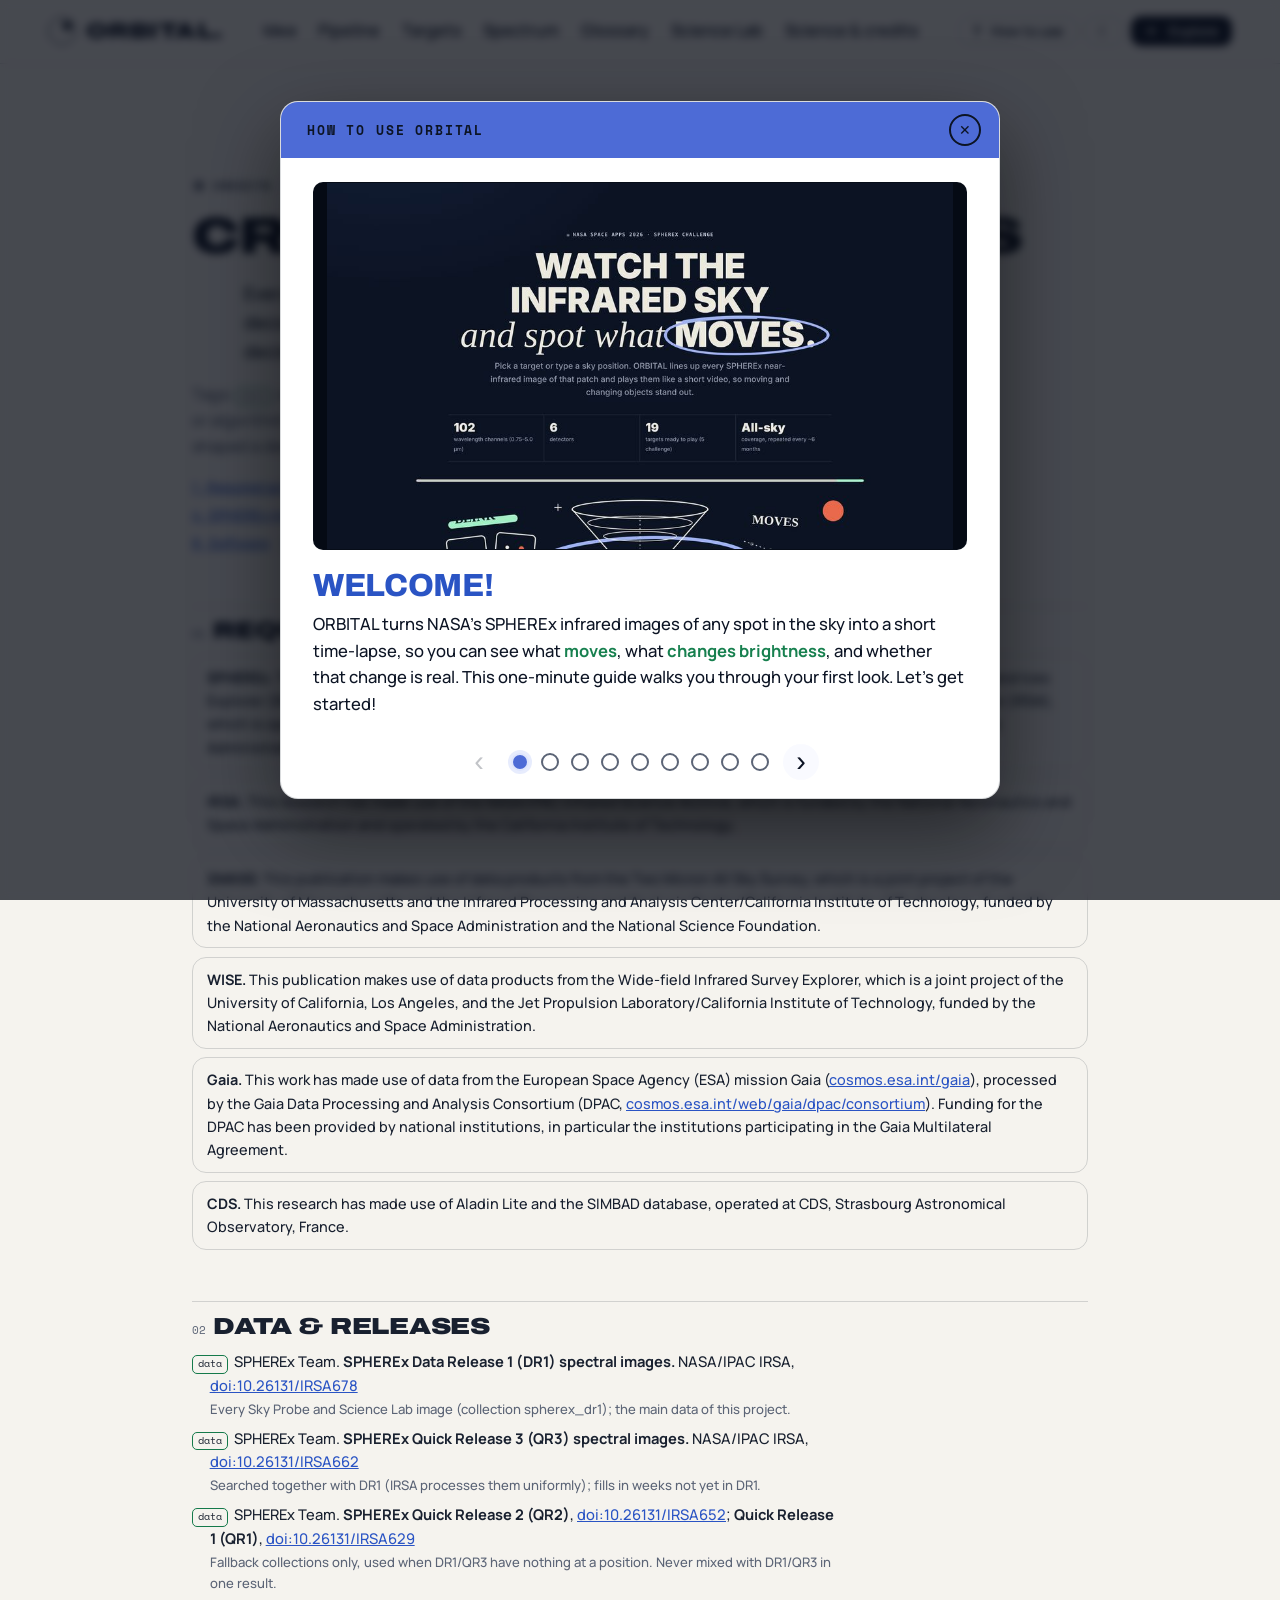
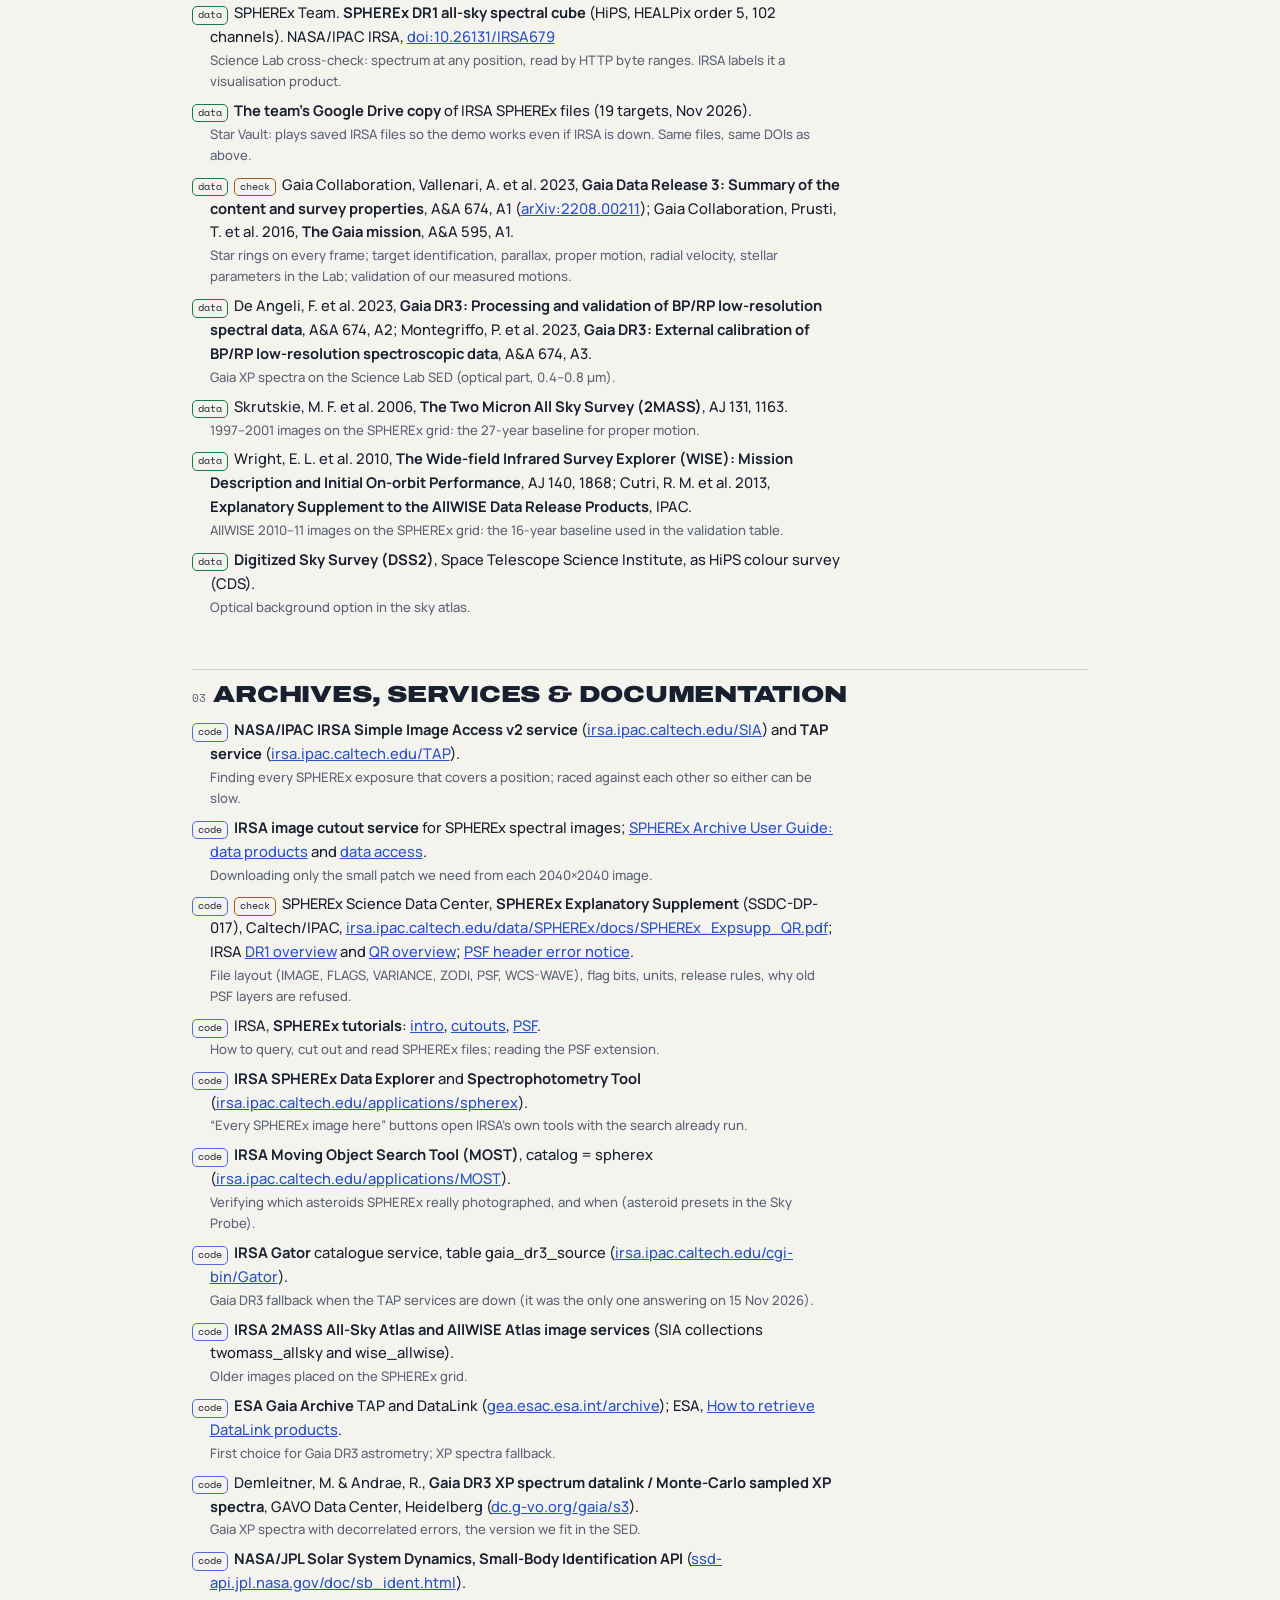
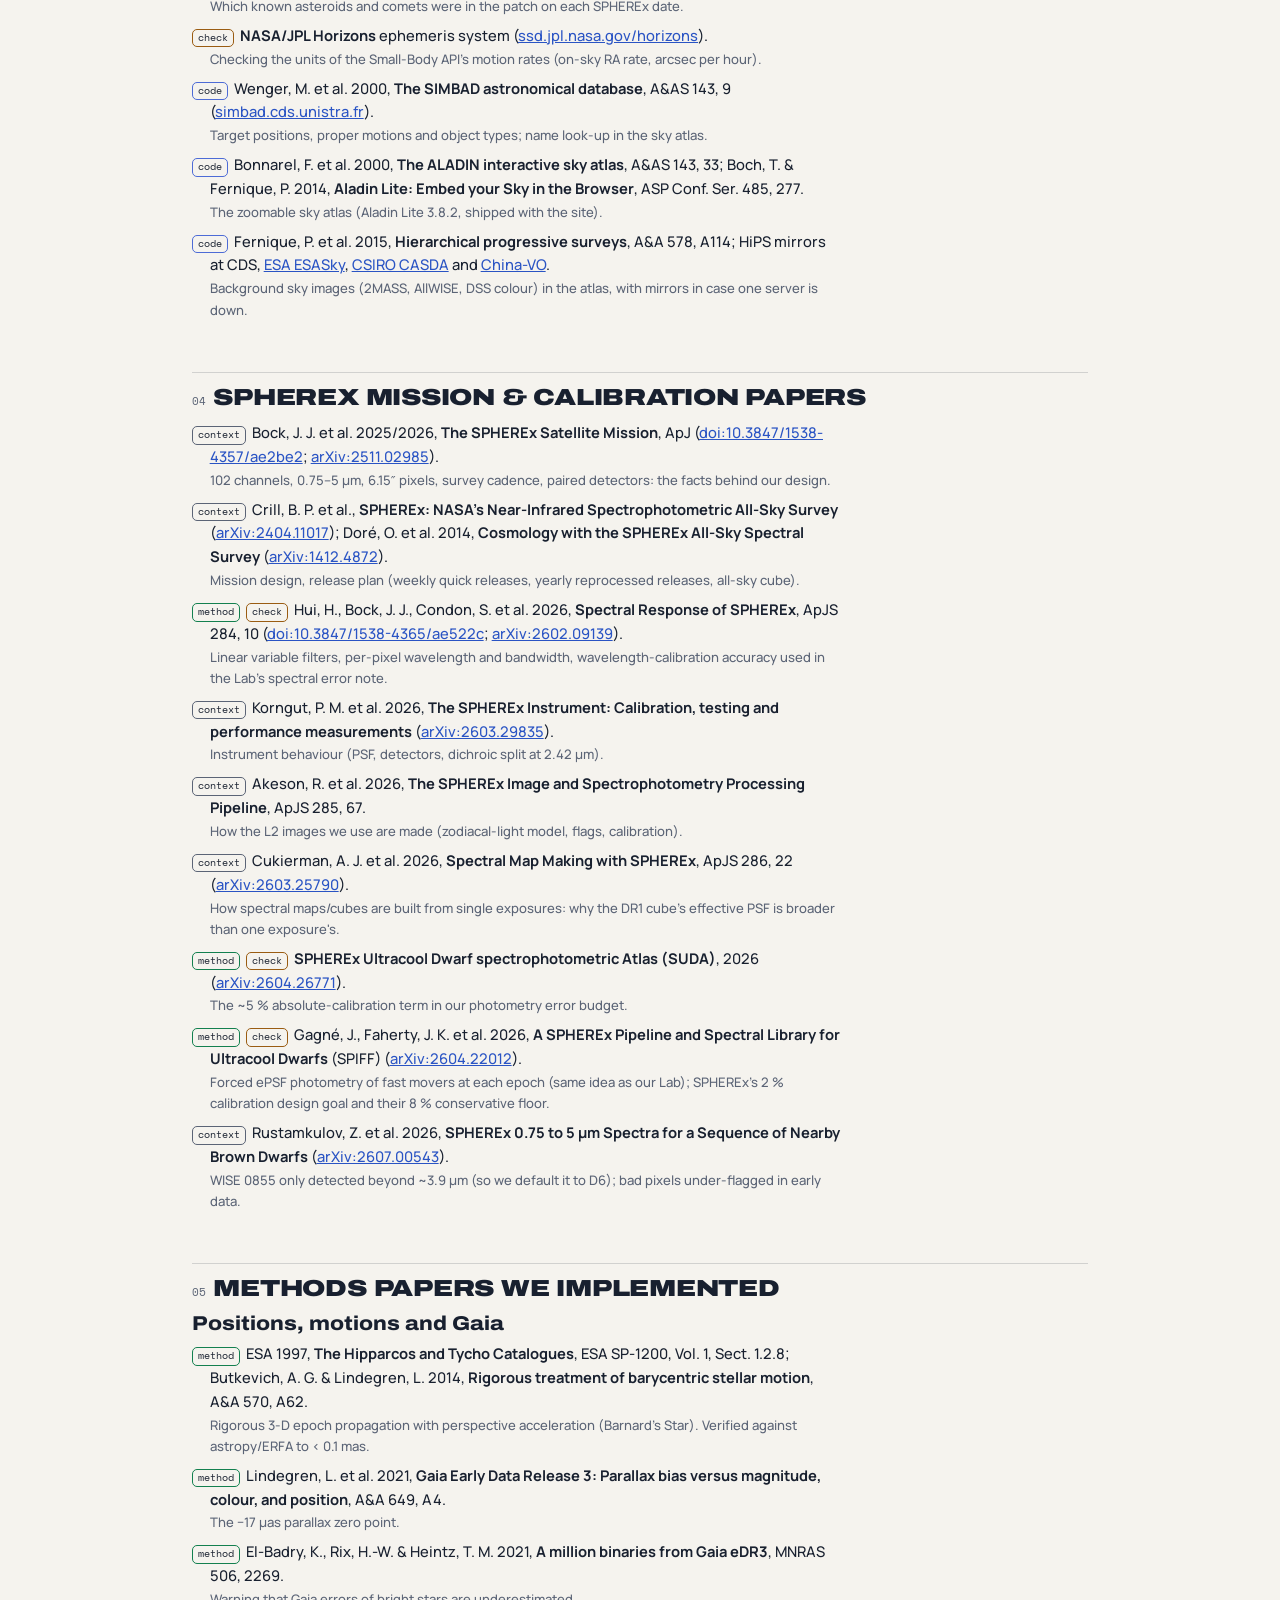
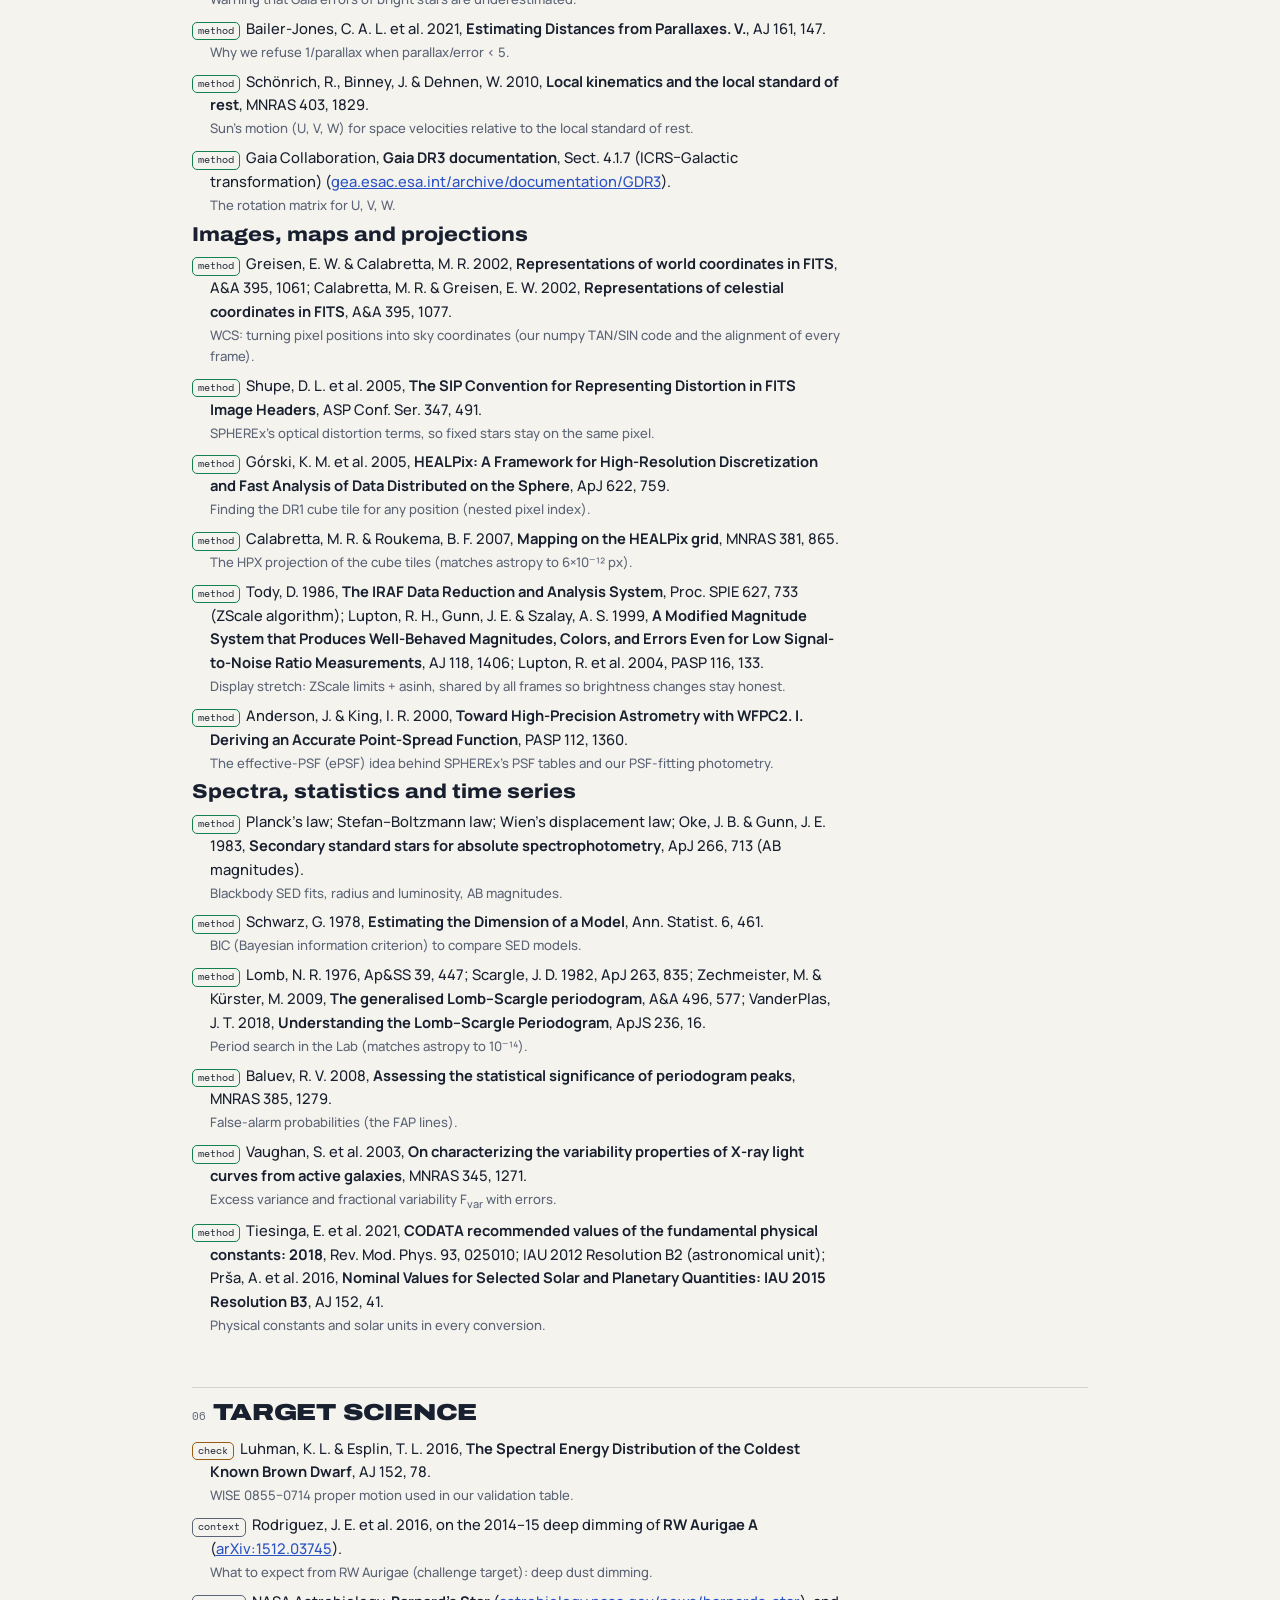
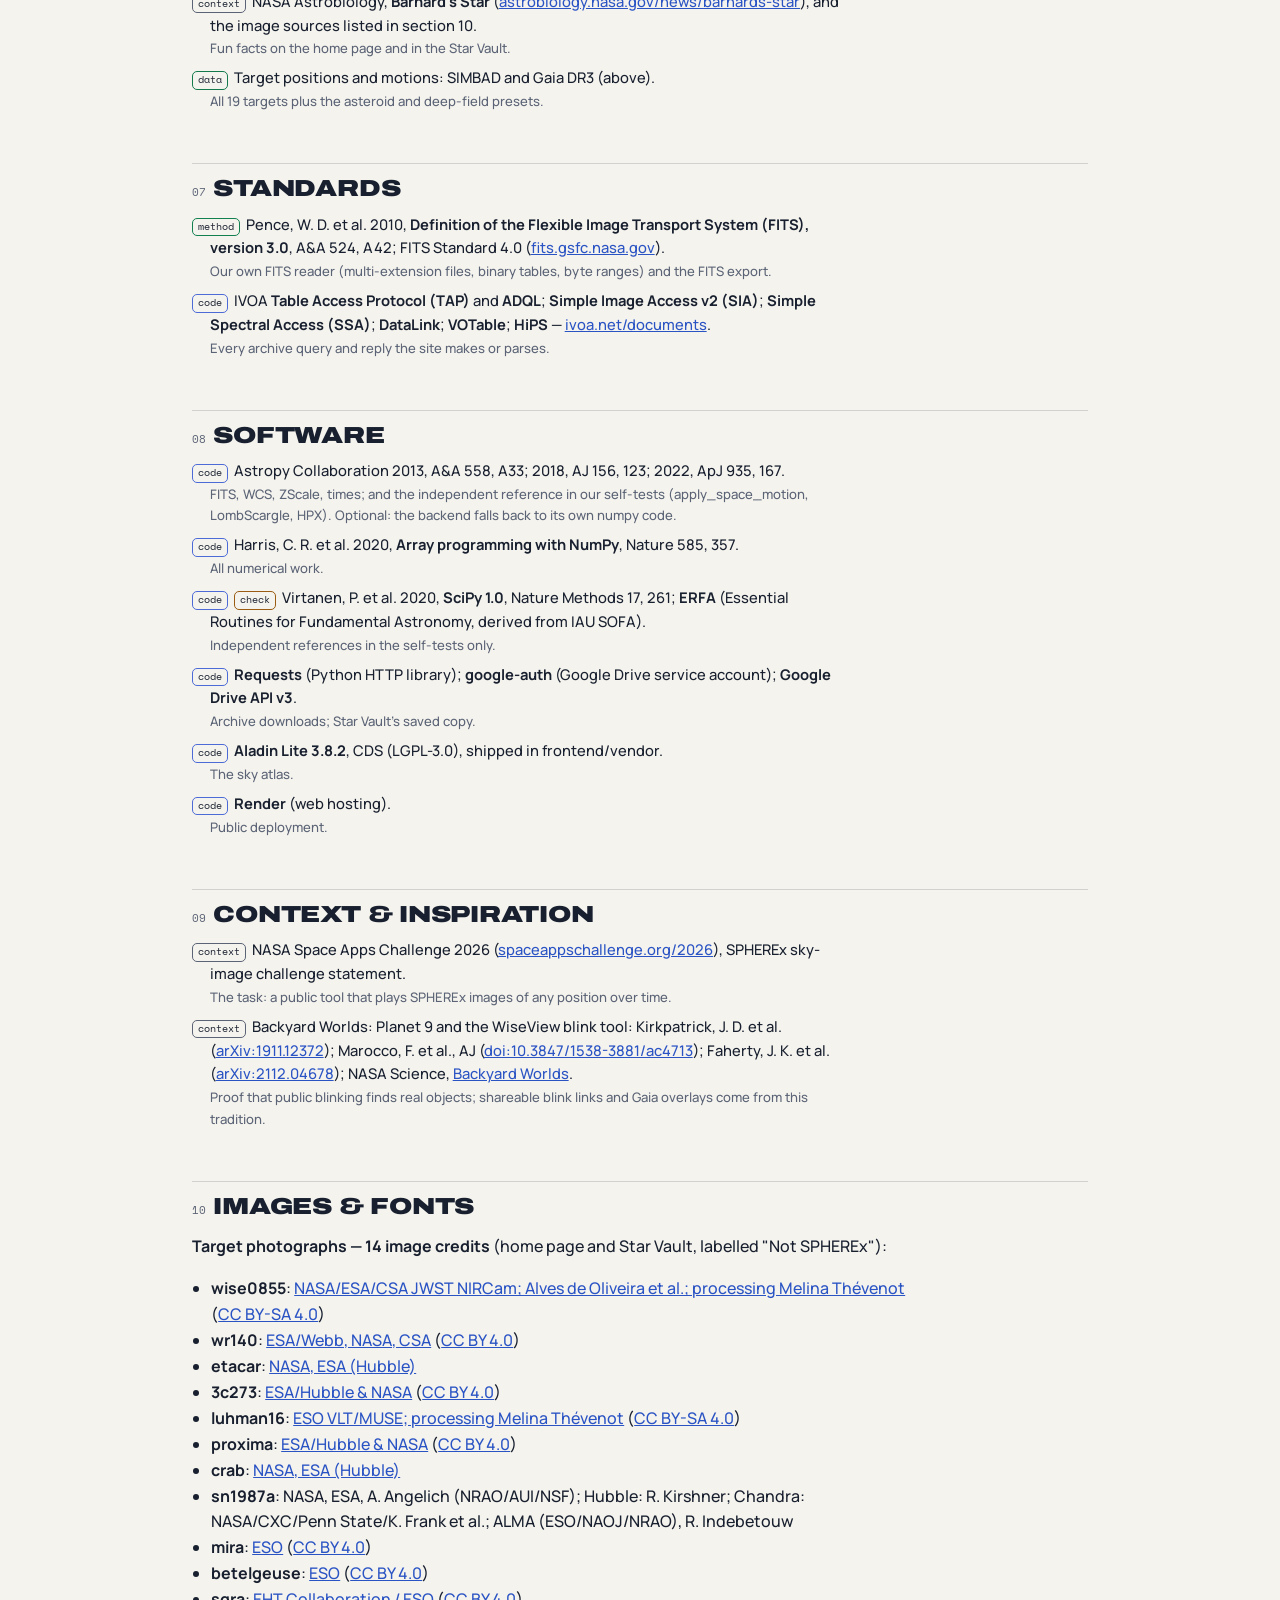
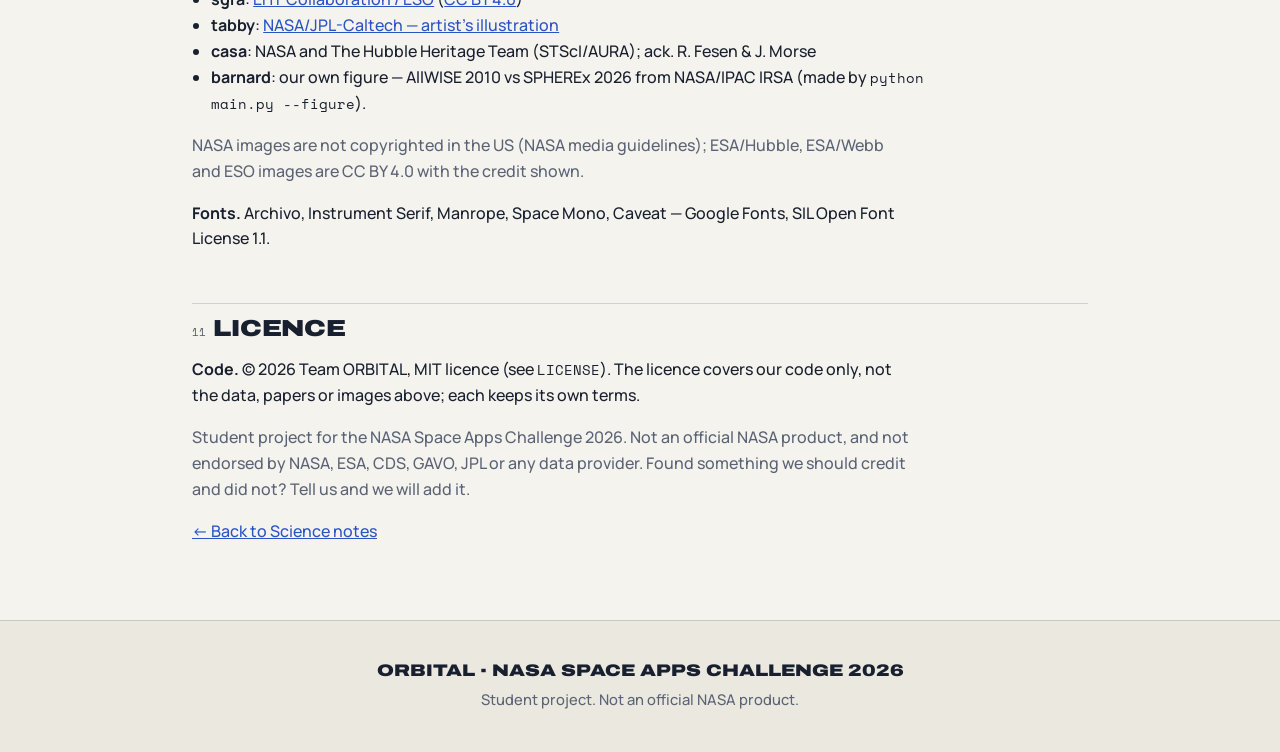
<file: batch-1/frontend/credits.html>
<!DOCTYPE html>
<html lang="en">
<head>
<meta charset="utf-8">
<meta name="viewport" content="width=device-width,initial-scale=1">
<meta name="theme-color" content="#f5f3ee">
<script>(function(){var t="light";try{if(localStorage.getItem("orbital.theme")==="dark")t="dark"}catch(e){}document.documentElement.dataset.theme=t})()</script>
<title>Credits &amp; references • ORBITAL</title>
<meta name="description" content="Every dataset, archive service, research paper, standard, software library and image ORBITAL uses, with links and what each was used for.">
<link rel="icon" href="data:,">
<link rel="preconnect" href="https://fonts.googleapis.com">
<link rel="preconnect" href="https://fonts.gstatic.com" crossorigin>
<link href="https://fonts.googleapis.com/css2?family=Archivo:wdth,wght@62..125,400..900&family=Instrument+Serif:ital@0;1&family=Manrope:wght@400..800&family=Space+Mono:wght@400;700&display=swap" rel="stylesheet">
<link rel="stylesheet" href="css/style.css">
<link rel="stylesheet" href="css/calm.css">
<link rel="stylesheet" href="css/theme.css">
<style>
  .sci { max-width: 940px; margin: 0 auto; padding: 110px 22px 60px; line-height: 1.62; }
  .sci h1 { font-family: var(--f-display); font-size: clamp(2rem, 5vw, 3.2rem); line-height: 1.05; margin: .2em 0 .3em; }
  .sci h2 { font-family: var(--f-display); font-size: 1.45rem; margin: 2.2em 0 .5em; padding-top: .6em; border-top: 1px solid var(--line); }
  .sci h2 small { font-family: var(--f-mono); font-size: .7rem; color: var(--muted); margin-right: .7em; font-weight: 400; }
  .sci p, .sci li { color: var(--ink); max-width: 72ch; }
  .sci .muted { color: var(--muted); }
  .sci .lead { font-size: 1.12rem; }
  .sci .tldr { border: 1px solid var(--line); border-radius: 18px; padding: 16px 20px; background: rgba(201,212,251,.05); }
  .sci .tldr b { color: var(--hi); }
  .sci table { width: 100%; border-collapse: collapse; font-size: .86rem; margin: .8em 0; }
  .sci th, .sci td { padding: 6px 8px; border-bottom: 1px solid var(--line); text-align: left; vertical-align: top; }
  .sci th { font-family: var(--f-mono); font-size: .72rem; color: var(--muted); font-weight: 400; }
  .sci td.num { font-family: var(--f-mono); white-space: nowrap; }
  .sci .ok { color: var(--ok); } .sci .warn { color: var(--warn); } .sci .na { color: var(--muted); }
  .sci .tag { font-family: var(--f-mono); font-size: .68rem; padding: 1px 6px; border-radius: 6px; border: 1px solid var(--line); color: var(--ink); background: transparent; }
  .sci .wide { overflow-x: auto; }
  .sci code { font-family: var(--f-mono); font-size: .85em; }
  .sci .toc { display: flex; flex-wrap: wrap; gap: 6px 14px; font-size: .86rem; }
  .sci .toc a, .sci a { color: var(--lav); }
  html[data-theme="light"] .sci a { color: #2a54c4; }
  html[data-theme="light"] .sci .tldr b { color: #17804f; }
  html[data-theme="light"] .sci .tldr { background: #fff; }
  .sci .fig { margin: 1em 0; }
  .sci .fig img { width: 100%; max-width: 640px; border-radius: 12px; display: block; }
  .sci .fig figcaption { font-size: .82rem; color: var(--muted); margin-top: .4em; }
  .sci .ref { margin: .45em 0; padding-left: 1.2em; text-indent: -1.2em; font-size: .92rem; }
  .sci .ref .use { display: block; text-indent: 0; color: var(--muted); font-size: .82rem; margin-top: 1px; }
  .sci .ack { border: 1px solid var(--line); border-radius: 14px; padding: 10px 14px; margin: .6em 0; font-size: .9rem; }
  .sci .k { font-family: var(--f-mono); font-size: .64rem; padding: 0 5px; border-radius: 5px; border: 1px solid var(--line); margin-right: 6px; text-indent: 0; display: inline-block; }
  .sci .k.data { border-color: var(--ok); } .sci .k.code { border-color: var(--lav-2); } .sci .k.method { border-color: var(--hi); }
  .sci .k.check { border-color: var(--warn); } .sci .k.context { border-color: var(--muted); }
</style>
<link rel="stylesheet" href="css/tutorial.css">
</head>
<body data-page="credits">
<header class="nav" id="nav">
  <a class="brand" href="index.html" aria-label="Home"><span data-k="brand"></span>.</a>
  <nav class="links" id="nav-links"></nav>
  <div class="nav-right">
  </div>
</header>

<main class="sci">
  <div class="eyebrow">Credits · data · papers · standards · software · images</div>
  <h1>Credits &amp; references</h1>
  <p class="lead">Everything ORBITAL stands on. Each entry says what we used it for. Nothing here is decoration: every item below is
    read by our code, checked our numbers, or shaped a decision.</p>
  <p class="muted">Tags: <span class="k data">data</span>we download or display it ·
    <span class="k code">code</span>a service or library our code calls ·
    <span class="k method">method</span>a formula or algorithm we implemented ·
    <span class="k check">check</span>we tested our results against it ·
    <span class="k context">context</span>background that shaped a design choice.
    <a href="science.html">← Back to Science notes</a></p>
  <p class="toc"><a href="#ack">1 · Required acknowledgements</a><a href="#data">2 · Data &amp; releases</a>
    <a href="#services">3 · Archives &amp; services</a><a href="#mission">4 · SPHEREx mission &amp; calibration papers</a>
    <a href="#methods">5 · Methods papers</a><a href="#targets">6 · Target science</a><a href="#standards">7 · Standards</a>
    <a href="#software">8 · Software</a><a href="#context">9 · Context &amp; inspiration</a><a href="#images">10 · Images &amp; fonts</a>
    <a href="#licence">11 · Licence</a></p>
  <h2 id="ack"><small>01</small>Required acknowledgements</h2>
  <div class="ack"><b>SPHEREx.</b> This work uses data from the Spectro-Photometer for the History of the Universe, Epoch of Reionization
    and Ices Explorer (SPHEREx), a NASA mission managed by JPL/Caltech, obtained from the NASA/IPAC Infrared Science Archive (IRSA), which is
    operated by the California Institute of Technology under contract with the National Aeronautics and Space Administration.</div>
  <div class="ack"><b>IRSA.</b> This research has made use of the NASA/IPAC Infrared Science Archive, which is funded by the National
    Aeronautics and Space Administration and operated by the California Institute of Technology.</div>
  <div class="ack"><b>2MASS.</b> This publication makes use of data products from the Two Micron All Sky Survey, which is a joint project of
    the University of Massachusetts and the Infrared Processing and Analysis Center/California Institute of Technology, funded by the National
    Aeronautics and Space Administration and the National Science Foundation.</div>
  <div class="ack"><b>WISE.</b> This publication makes use of data products from the Wide-field Infrared Survey Explorer, which is a joint
    project of the University of California, Los Angeles, and the Jet Propulsion Laboratory/California Institute of Technology, funded by the
    National Aeronautics and Space Administration.</div>
  <div class="ack"><b>Gaia.</b> This work has made use of data from the European Space Agency (ESA) mission Gaia
    (<a href="https://www.cosmos.esa.int/gaia" target="_blank" rel="noopener">cosmos.esa.int/gaia</a>), processed by the Gaia Data Processing and Analysis Consortium (DPAC,
    <a href="https://www.cosmos.esa.int/web/gaia/dpac/consortium" target="_blank" rel="noopener">cosmos.esa.int/web/gaia/dpac/consortium</a>). Funding for the DPAC has been provided by
    national institutions, in particular the institutions participating in the Gaia Multilateral Agreement.</div>
  <div class="ack"><b>CDS.</b> This research has made use of Aladin Lite and the SIMBAD database, operated at CDS, Strasbourg Astronomical
    Observatory, France.</div>
  <h2 id="data"><small>02</small>Data &amp; releases</h2>
  <p class="ref"><span class="k data">data</span>SPHEREx Team. <b>SPHEREx Data Release 1 (DR1) spectral images.</b> NASA/IPAC IRSA, <a href="https://doi.org/10.26131/IRSA678" target="_blank" rel="noopener">doi:10.26131/IRSA678</a><span class="use">Every Sky Probe and Science Lab image (collection spherex_dr1); the main data of this project.</span></p>
  <p class="ref"><span class="k data">data</span>SPHEREx Team. <b>SPHEREx Quick Release 3 (QR3) spectral images.</b> NASA/IPAC IRSA, <a href="https://doi.org/10.26131/IRSA662" target="_blank" rel="noopener">doi:10.26131/IRSA662</a><span class="use">Searched together with DR1 (IRSA processes them uniformly); fills in weeks not yet in DR1.</span></p>
  <p class="ref"><span class="k data">data</span>SPHEREx Team. <b>SPHEREx Quick Release 2 (QR2)</b>, <a href="https://doi.org/10.26131/IRSA652" target="_blank" rel="noopener">doi:10.26131/IRSA652</a>; <b>Quick Release 1 (QR1)</b>, <a href="https://doi.org/10.26131/IRSA629" target="_blank" rel="noopener">doi:10.26131/IRSA629</a><span class="use">Fallback collections only, used when DR1/QR3 have nothing at a position. Never mixed with DR1/QR3 in one result.</span></p>
  <p class="ref"><span class="k data">data</span>SPHEREx Team. <b>SPHEREx DR1 all-sky spectral cube</b> (HiPS, HEALPix order 5, 102 channels). NASA/IPAC IRSA, <a href="https://doi.org/10.26131/IRSA679" target="_blank" rel="noopener">doi:10.26131/IRSA679</a><span class="use">Science Lab cross-check: spectrum at any position, read by HTTP byte ranges. IRSA labels it a visualisation product.</span></p>
  <p class="ref"><span class="k data">data</span><b>The team's Google Drive copy</b> of IRSA SPHEREx files (19 targets, Nov 2026).<span class="use">Star Vault: plays saved IRSA files so the demo works even if IRSA is down. Same files, same DOIs as above.</span></p>
  <p class="ref"><span class="k data">data</span><span class="k check">check</span>Gaia Collaboration, Vallenari, A. et al. 2023, <b>Gaia Data Release 3: Summary of the content and survey properties</b>, A&amp;A 674, A1 (<a href="https://arxiv.org/abs/2208.00211" target="_blank" rel="noopener">arXiv:2208.00211</a>); Gaia Collaboration, Prusti, T. et al. 2016, <b>The Gaia mission</b>, A&amp;A 595, A1.<span class="use">Star rings on every frame; target identification, parallax, proper motion, radial velocity, stellar parameters in the Lab; validation of our measured motions.</span></p>
  <p class="ref"><span class="k data">data</span>De Angeli, F. et al. 2023, <b>Gaia DR3: Processing and validation of BP/RP low-resolution spectral data</b>, A&amp;A 674, A2; Montegriffo, P. et al. 2023, <b>Gaia DR3: External calibration of BP/RP low-resolution spectroscopic data</b>, A&amp;A 674, A3.<span class="use">Gaia XP spectra on the Science Lab SED (optical part, 0.4–0.8 µm).</span></p>
  <p class="ref"><span class="k data">data</span>Skrutskie, M. F. et al. 2006, <b>The Two Micron All Sky Survey (2MASS)</b>, AJ 131, 1163.<span class="use">1997–2001 images on the SPHEREx grid: the 27-year baseline for proper motion.</span></p>
  <p class="ref"><span class="k data">data</span>Wright, E. L. et al. 2010, <b>The Wide-field Infrared Survey Explorer (WISE): Mission Description and Initial On-orbit Performance</b>, AJ 140, 1868; Cutri, R. M. et al. 2013, <b>Explanatory Supplement to the AllWISE Data Release Products</b>, IPAC.<span class="use">AllWISE 2010–11 images on the SPHEREx grid: the 16-year baseline used in the validation table.</span></p>
  <p class="ref"><span class="k data">data</span><b>Digitized Sky Survey (DSS2)</b>, Space Telescope Science Institute, as HiPS colour survey (CDS).<span class="use">Optical background option in the sky atlas.</span></p>
  <h2 id="services"><small>03</small>Archives, services &amp; documentation</h2>
  <p class="ref"><span class="k code">code</span><b>NASA/IPAC IRSA Simple Image Access v2 service</b> (<a href="https://irsa.ipac.caltech.edu/SIA" target="_blank" rel="noopener">irsa.ipac.caltech.edu/SIA</a>) and <b>TAP service</b> (<a href="https://irsa.ipac.caltech.edu/TAP" target="_blank" rel="noopener">irsa.ipac.caltech.edu/TAP</a>).<span class="use">Finding every SPHEREx exposure that covers a position; raced against each other so either can be slow.</span></p>
  <p class="ref"><span class="k code">code</span><b>IRSA image cutout service</b> for SPHEREx spectral images; <a href="https://caltech-ipac.github.io/spherex-archive-documentation/spherex-data-products" target="_blank" rel="noopener">SPHEREx Archive User Guide: data products</a> and <a href="https://caltech-ipac.github.io/spherex-archive-documentation/spherex-data-access" target="_blank" rel="noopener">data access</a>.<span class="use">Downloading only the small patch we need from each 2040×2040 image.</span></p>
  <p class="ref"><span class="k code">code</span><span class="k check">check</span>SPHEREx Science Data Center, <b>SPHEREx Explanatory Supplement</b> (SSDC-DP-017), Caltech/IPAC, <a href="https://irsa.ipac.caltech.edu/data/SPHEREx/docs/SPHEREx_Expsupp_QR.pdf" target="_blank" rel="noopener">irsa.ipac.caltech.edu/data/SPHEREx/docs/SPHEREx_Expsupp_QR.pdf</a>; IRSA <a href="https://irsa.ipac.caltech.edu/data/SPHEREx/docs/overview_dr1.html" target="_blank" rel="noopener">DR1 overview</a> and <a href="https://irsa.ipac.caltech.edu/data/SPHEREx/docs/overview_qr.html" target="_blank" rel="noopener">QR overview</a>; <a href="https://irsa.ipac.caltech.edu/data/SPHEREx/docs/psfhdrerr.html" target="_blank" rel="noopener">PSF header error notice</a>.<span class="use">File layout (IMAGE, FLAGS, VARIANCE, ZODI, PSF, WCS-WAVE), flag bits, units, release rules, why old PSF layers are refused.</span></p>
  <p class="ref"><span class="k code">code</span>IRSA, <b>SPHEREx tutorials</b>: <a href="https://caltech-ipac.github.io/irsa-tutorials/spherex-intro/" target="_blank" rel="noopener">intro</a>, <a href="https://caltech-ipac.github.io/irsa-tutorials/spherex-cutouts" target="_blank" rel="noopener">cutouts</a>, <a href="https://caltech-ipac.github.io/irsa-tutorials/spherex-psf/" target="_blank" rel="noopener">PSF</a>.<span class="use">How to query, cut out and read SPHEREx files; reading the PSF extension.</span></p>
  <p class="ref"><span class="k code">code</span><b>IRSA SPHEREx Data Explorer</b> and <b>Spectrophotometry Tool</b> (<a href="https://irsa.ipac.caltech.edu/applications/spherex/" target="_blank" rel="noopener">irsa.ipac.caltech.edu/applications/spherex</a>).<span class="use">“Every SPHEREx image here” buttons open IRSA's own tools with the search already run.</span></p>
  <p class="ref"><span class="k code">code</span><b>IRSA Moving Object Search Tool (MOST)</b>, catalog = spherex (<a href="https://irsa.ipac.caltech.edu/applications/MOST/" target="_blank" rel="noopener">irsa.ipac.caltech.edu/applications/MOST</a>).<span class="use">Verifying which asteroids SPHEREx really photographed, and when (asteroid presets in the Sky Probe).</span></p>
  <p class="ref"><span class="k code">code</span><b>IRSA Gator</b> catalogue service, table gaia_dr3_source (<a href="https://irsa.ipac.caltech.edu/cgi-bin/Gator/nph-query" target="_blank" rel="noopener">irsa.ipac.caltech.edu/cgi-bin/Gator</a>).<span class="use">Gaia DR3 fallback when the TAP services are down (it was the only one answering on 15 Nov 2026).</span></p>
  <p class="ref"><span class="k code">code</span><b>IRSA 2MASS All-Sky Atlas and AllWISE Atlas image services</b> (SIA collections twomass_allsky and wise_allwise).<span class="use">Older images placed on the SPHEREx grid.</span></p>
  <p class="ref"><span class="k code">code</span><b>ESA Gaia Archive</b> TAP and DataLink (<a href="https://gea.esac.esa.int/archive/" target="_blank" rel="noopener">gea.esac.esa.int/archive</a>); ESA, <a href="https://www.cosmos.esa.int/web/gaia-users/archive/datalink-products" target="_blank" rel="noopener">How to retrieve DataLink products</a>.<span class="use">First choice for Gaia DR3 astrometry; XP spectra fallback.</span></p>
  <p class="ref"><span class="k code">code</span>Demleitner, M. &amp; Andrae, R., <b>Gaia DR3 XP spectrum datalink / Monte-Carlo sampled XP spectra</b>, GAVO Data Center, Heidelberg (<a href="https://dc.g-vo.org/gaia/s3/ssa/info" target="_blank" rel="noopener">dc.g-vo.org/gaia/s3</a>).<span class="use">Gaia XP spectra with decorrelated errors, the version we fit in the SED.</span></p>
  <p class="ref"><span class="k code">code</span><b>NASA/JPL Solar System Dynamics, Small-Body Identification API</b> (<a href="https://ssd-api.jpl.nasa.gov/doc/sb_ident.html" target="_blank" rel="noopener">ssd-api.jpl.nasa.gov/doc/sb_ident.html</a>).<span class="use">Which known asteroids and comets were in the patch on each SPHEREx date.</span></p>
  <p class="ref"><span class="k check">check</span><b>NASA/JPL Horizons</b> ephemeris system (<a href="https://ssd.jpl.nasa.gov/horizons/" target="_blank" rel="noopener">ssd.jpl.nasa.gov/horizons</a>).<span class="use">Checking the units of the Small-Body API's motion rates (on-sky RA rate, arcsec per hour).</span></p>
  <p class="ref"><span class="k code">code</span>Wenger, M. et al. 2000, <b>The SIMBAD astronomical database</b>, A&amp;AS 143, 9 (<a href="https://simbad.cds.unistra.fr/simbad/" target="_blank" rel="noopener">simbad.cds.unistra.fr</a>).<span class="use">Target positions, proper motions and object types; name look-up in the sky atlas.</span></p>
  <p class="ref"><span class="k code">code</span>Bonnarel, F. et al. 2000, <b>The ALADIN interactive sky atlas</b>, A&amp;AS 143, 33; Boch, T. &amp; Fernique, P. 2014, <b>Aladin Lite: Embed your Sky in the Browser</b>, ASP Conf. Ser. 485, 277.<span class="use">The zoomable sky atlas (Aladin Lite 3.8.2, shipped with the site).</span></p>
  <p class="ref"><span class="k code">code</span>Fernique, P. et al. 2015, <b>Hierarchical progressive surveys</b>, A&amp;A 578, A114; HiPS mirrors at CDS, <a href="https://skies.esac.esa.int/" target="_blank" rel="noopener">ESA ESASky</a>, <a href="https://casda.csiro.au/hips/" target="_blank" rel="noopener">CSIRO CASDA</a> and <a href="https://hips.china-vo.org/" target="_blank" rel="noopener">China-VO</a>.<span class="use">Background sky images (2MASS, AllWISE, DSS colour) in the atlas, with mirrors in case one server is down.</span></p>
  <h2 id="mission"><small>04</small>SPHEREx mission &amp; calibration papers</h2>
  <p class="ref"><span class="k context">context</span>Bock, J. J. et al. 2025/2026, <b>The SPHEREx Satellite Mission</b>, ApJ (<a href="https://doi.org/10.3847/1538-4357/ae2be2" target="_blank" rel="noopener">doi:10.3847/1538-4357/ae2be2</a>; <a href="https://arxiv.org/abs/2511.02985" target="_blank" rel="noopener">arXiv:2511.02985</a>).<span class="use">102 channels, 0.75–5 µm, 6.15″ pixels, survey cadence, paired detectors: the facts behind our design.</span></p>
  <p class="ref"><span class="k context">context</span>Crill, B. P. et al., <b>SPHEREx: NASA's Near-Infrared Spectrophotometric All-Sky Survey</b> (<a href="https://arxiv.org/abs/2404.11017" target="_blank" rel="noopener">arXiv:2404.11017</a>); Doré, O. et al. 2014, <b>Cosmology with the SPHEREx All-Sky Spectral Survey</b> (<a href="https://arxiv.org/abs/1412.4872" target="_blank" rel="noopener">arXiv:1412.4872</a>).<span class="use">Mission design, release plan (weekly quick releases, yearly reprocessed releases, all-sky cube).</span></p>
  <p class="ref"><span class="k method">method</span><span class="k check">check</span>Hui, H., Bock, J. J., Condon, S. et al. 2026, <b>Spectral Response of SPHEREx</b>, ApJS 284, 10 (<a href="https://doi.org/10.3847/1538-4365/ae522c" target="_blank" rel="noopener">doi:10.3847/1538-4365/ae522c</a>; <a href="https://arxiv.org/abs/2602.09139" target="_blank" rel="noopener">arXiv:2602.09139</a>).<span class="use">Linear variable filters, per-pixel wavelength and bandwidth, wavelength-calibration accuracy used in the Lab's spectral error note.</span></p>
  <p class="ref"><span class="k context">context</span>Korngut, P. M. et al. 2026, <b>The SPHEREx Instrument: Calibration, testing and performance measurements</b> (<a href="https://arxiv.org/abs/2603.29835" target="_blank" rel="noopener">arXiv:2603.29835</a>).<span class="use">Instrument behaviour (PSF, detectors, dichroic split at 2.42 µm).</span></p>
  <p class="ref"><span class="k context">context</span>Akeson, R. et al. 2026, <b>The SPHEREx Image and Spectrophotometry Processing Pipeline</b>, ApJS 285, 67.<span class="use">How the L2 images we use are made (zodiacal-light model, flags, calibration).</span></p>
  <p class="ref"><span class="k context">context</span>Cukierman, A. J. et al. 2026, <b>Spectral Map Making with SPHEREx</b>, ApJS 286, 22 (<a href="https://arxiv.org/abs/2603.25790" target="_blank" rel="noopener">arXiv:2603.25790</a>).<span class="use">How spectral maps/cubes are built from single exposures: why the DR1 cube's effective PSF is broader than one exposure's.</span></p>
  <p class="ref"><span class="k method">method</span><span class="k check">check</span><b>SPHEREx Ultracool Dwarf spectrophotometric Atlas (SUDA)</b>, 2026 (<a href="https://arxiv.org/abs/2604.26771" target="_blank" rel="noopener">arXiv:2604.26771</a>).<span class="use">The ~5 % absolute-calibration term in our photometry error budget.</span></p>
  <p class="ref"><span class="k method">method</span><span class="k check">check</span>Gagné, J., Faherty, J. K. et al. 2026, <b>A SPHEREx Pipeline and Spectral Library for Ultracool Dwarfs</b> (SPIFF) (<a href="https://arxiv.org/abs/2604.22012" target="_blank" rel="noopener">arXiv:2604.22012</a>).<span class="use">Forced ePSF photometry of fast movers at each epoch (same idea as our Lab); SPHEREx's 2 % calibration design goal and their 8 % conservative floor.</span></p>
  <p class="ref"><span class="k context">context</span>Rustamkulov, Z. et al. 2026, <b>SPHEREx 0.75 to 5 µm Spectra for a Sequence of Nearby Brown Dwarfs</b> (<a href="https://arxiv.org/abs/2607.00543" target="_blank" rel="noopener">arXiv:2607.00543</a>).<span class="use">WISE 0855 only detected beyond ~3.9 µm (so we default it to D6); bad pixels under-flagged in early data.</span></p>
  <h2 id="methods"><small>05</small>Methods papers we implemented</h2>
  <h3>Positions, motions and Gaia</h3>
  <p class="ref"><span class="k method">method</span>ESA 1997, <b>The Hipparcos and Tycho Catalogues</b>, ESA SP-1200, Vol. 1, Sect. 1.2.8; Butkevich, A. G. &amp; Lindegren, L. 2014, <b>Rigorous treatment of barycentric stellar motion</b>, A&amp;A 570, A62.<span class="use">Rigorous 3-D epoch propagation with perspective acceleration (Barnard's Star). Verified against astropy/ERFA to < 0.1 mas.</span></p>
  <p class="ref"><span class="k method">method</span>Lindegren, L. et al. 2021, <b>Gaia Early Data Release 3: Parallax bias versus magnitude, colour, and position</b>, A&amp;A 649, A4.<span class="use">The −17 µas parallax zero point.</span></p>
  <p class="ref"><span class="k method">method</span>El-Badry, K., Rix, H.-W. &amp; Heintz, T. M. 2021, <b>A million binaries from Gaia eDR3</b>, MNRAS 506, 2269.<span class="use">Warning that Gaia errors of bright stars are underestimated.</span></p>
  <p class="ref"><span class="k method">method</span>Bailer-Jones, C. A. L. et al. 2021, <b>Estimating Distances from Parallaxes. V.</b>, AJ 161, 147.<span class="use">Why we refuse 1/parallax when parallax/error < 5.</span></p>
  <p class="ref"><span class="k method">method</span>Schönrich, R., Binney, J. &amp; Dehnen, W. 2010, <b>Local kinematics and the local standard of rest</b>, MNRAS 403, 1829.<span class="use">Sun's motion (U, V, W) for space velocities relative to the local standard of rest.</span></p>
  <p class="ref"><span class="k method">method</span>Gaia Collaboration, <b>Gaia DR3 documentation</b>, Sect. 4.1.7 (ICRS–Galactic transformation) (<a href="https://gea.esac.esa.int/archive/documentation/GDR3/" target="_blank" rel="noopener">gea.esac.esa.int/archive/documentation/GDR3</a>).<span class="use">The rotation matrix for U, V, W.</span></p>
  <h3>Images, maps and projections</h3>
  <p class="ref"><span class="k method">method</span>Greisen, E. W. &amp; Calabretta, M. R. 2002, <b>Representations of world coordinates in FITS</b>, A&amp;A 395, 1061; Calabretta, M. R. &amp; Greisen, E. W. 2002, <b>Representations of celestial coordinates in FITS</b>, A&amp;A 395, 1077.<span class="use">WCS: turning pixel positions into sky coordinates (our numpy TAN/SIN code and the alignment of every frame).</span></p>
  <p class="ref"><span class="k method">method</span>Shupe, D. L. et al. 2005, <b>The SIP Convention for Representing Distortion in FITS Image Headers</b>, ASP Conf. Ser. 347, 491.<span class="use">SPHEREx's optical distortion terms, so fixed stars stay on the same pixel.</span></p>
  <p class="ref"><span class="k method">method</span>Górski, K. M. et al. 2005, <b>HEALPix: A Framework for High-Resolution Discretization and Fast Analysis of Data Distributed on the Sphere</b>, ApJ 622, 759.<span class="use">Finding the DR1 cube tile for any position (nested pixel index).</span></p>
  <p class="ref"><span class="k method">method</span>Calabretta, M. R. &amp; Roukema, B. F. 2007, <b>Mapping on the HEALPix grid</b>, MNRAS 381, 865.<span class="use">The HPX projection of the cube tiles (matches astropy to 6×10⁻¹² px).</span></p>
  <p class="ref"><span class="k method">method</span>Tody, D. 1986, <b>The IRAF Data Reduction and Analysis System</b>, Proc. SPIE 627, 733 (ZScale algorithm); Lupton, R. H., Gunn, J. E. &amp; Szalay, A. S. 1999, <b>A Modified Magnitude System that Produces Well-Behaved Magnitudes, Colors, and Errors Even for Low Signal-to-Noise Ratio Measurements</b>, AJ 118, 1406; Lupton, R. et al. 2004, PASP 116, 133.<span class="use">Display stretch: ZScale limits + asinh, shared by all frames so brightness changes stay honest.</span></p>
  <p class="ref"><span class="k method">method</span>Anderson, J. &amp; King, I. R. 2000, <b>Toward High-Precision Astrometry with WFPC2. I. Deriving an Accurate Point-Spread Function</b>, PASP 112, 1360.<span class="use">The effective-PSF (ePSF) idea behind SPHEREx's PSF tables and our PSF-fitting photometry.</span></p>
  <h3>Spectra, statistics and time series</h3>
  <p class="ref"><span class="k method">method</span>Planck's law; Stefan–Boltzmann law; Wien's displacement law; Oke, J. B. &amp; Gunn, J. E. 1983, <b>Secondary standard stars for absolute spectrophotometry</b>, ApJ 266, 713 (AB magnitudes).<span class="use">Blackbody SED fits, radius and luminosity, AB magnitudes.</span></p>
  <p class="ref"><span class="k method">method</span>Schwarz, G. 1978, <b>Estimating the Dimension of a Model</b>, Ann. Statist. 6, 461.<span class="use">BIC (Bayesian information criterion) to compare SED models.</span></p>
  <p class="ref"><span class="k method">method</span>Lomb, N. R. 1976, Ap&amp;SS 39, 447; Scargle, J. D. 1982, ApJ 263, 835; Zechmeister, M. &amp; Kürster, M. 2009, <b>The generalised Lomb–Scargle periodogram</b>, A&amp;A 496, 577; VanderPlas, J. T. 2018, <b>Understanding the Lomb–Scargle Periodogram</b>, ApJS 236, 16.<span class="use">Period search in the Lab (matches astropy to 10⁻¹⁴).</span></p>
  <p class="ref"><span class="k method">method</span>Baluev, R. V. 2008, <b>Assessing the statistical significance of periodogram peaks</b>, MNRAS 385, 1279.<span class="use">False-alarm probabilities (the FAP lines).</span></p>
  <p class="ref"><span class="k method">method</span>Vaughan, S. et al. 2003, <b>On characterizing the variability properties of X-ray light curves from active galaxies</b>, MNRAS 345, 1271.<span class="use">Excess variance and fractional variability F<sub>var</sub> with errors.</span></p>
  <p class="ref"><span class="k method">method</span>Tiesinga, E. et al. 2021, <b>CODATA recommended values of the fundamental physical constants: 2018</b>, Rev. Mod. Phys. 93, 025010; IAU 2012 Resolution B2 (astronomical unit); Prša, A. et al. 2016, <b>Nominal Values for Selected Solar and Planetary Quantities: IAU 2015 Resolution B3</b>, AJ 152, 41.<span class="use">Physical constants and solar units in every conversion.</span></p>
  <h2 id="targets"><small>06</small>Target science</h2>
  <p class="ref"><span class="k check">check</span>Luhman, K. L. &amp; Esplin, T. L. 2016, <b>The Spectral Energy Distribution of the Coldest Known Brown Dwarf</b>, AJ 152, 78.<span class="use">WISE 0855−0714 proper motion used in our validation table.</span></p>
  <p class="ref"><span class="k context">context</span>Rodriguez, J. E. et al. 2016, on the 2014–15 deep dimming of <b>RW Aurigae A</b> (<a href="https://arxiv.org/abs/1512.03745" target="_blank" rel="noopener">arXiv:1512.03745</a>).<span class="use">What to expect from RW Aurigae (challenge target): deep dust dimming.</span></p>
  <p class="ref"><span class="k context">context</span>NASA Astrobiology, <b>Barnard's Star</b> (<a href="https://astrobiology.nasa.gov/news/barnards-star/" target="_blank" rel="noopener">astrobiology.nasa.gov/news/barnards-star</a>), and the image sources listed in section 10.<span class="use">Fun facts on the home page and in the Star Vault.</span></p>
  <p class="ref"><span class="k data">data</span>Target positions and motions: SIMBAD and Gaia DR3 (above).<span class="use">All 19 targets plus the asteroid and deep-field presets.</span></p>
  <h2 id="standards"><small>07</small>Standards</h2>
  <p class="ref"><span class="k method">method</span>Pence, W. D. et al. 2010, <b>Definition of the Flexible Image Transport System (FITS), version 3.0</b>, A&amp;A 524, A42; FITS Standard 4.0 (<a href="https://fits.gsfc.nasa.gov/fits_standard.html" target="_blank" rel="noopener">fits.gsfc.nasa.gov</a>).<span class="use">Our own FITS reader (multi-extension files, binary tables, byte ranges) and the FITS export.</span></p>
  <p class="ref"><span class="k code">code</span>IVOA <b>Table Access Protocol (TAP)</b> and <b>ADQL</b>; <b>Simple Image Access v2 (SIA)</b>; <b>Simple Spectral Access (SSA)</b>; <b>DataLink</b>; <b>VOTable</b>; <b>HiPS</b> — <a href="https://www.ivoa.net/documents/" target="_blank" rel="noopener">ivoa.net/documents</a>.<span class="use">Every archive query and reply the site makes or parses.</span></p>
  <h2 id="software"><small>08</small>Software</h2>
  <p class="ref"><span class="k code">code</span>Astropy Collaboration 2013, A&amp;A 558, A33; 2018, AJ 156, 123; 2022, ApJ 935, 167.<span class="use">FITS, WCS, ZScale, times; and the independent reference in our self-tests (apply_space_motion, LombScargle, HPX). Optional: the backend falls back to its own numpy code.</span></p>
  <p class="ref"><span class="k code">code</span>Harris, C. R. et al. 2020, <b>Array programming with NumPy</b>, Nature 585, 357.<span class="use">All numerical work.</span></p>
  <p class="ref"><span class="k code">code</span><span class="k check">check</span>Virtanen, P. et al. 2020, <b>SciPy 1.0</b>, Nature Methods 17, 261; <b>ERFA</b> (Essential Routines for Fundamental Astronomy, derived from IAU SOFA).<span class="use">Independent references in the self-tests only.</span></p>
  <p class="ref"><span class="k code">code</span><b>Requests</b> (Python HTTP library); <b>google-auth</b> (Google Drive service account); <b>Google Drive API v3</b>.<span class="use">Archive downloads; Star Vault's saved copy.</span></p>
  <p class="ref"><span class="k code">code</span><b>Aladin Lite 3.8.2</b>, CDS (LGPL-3.0), shipped in frontend/vendor.<span class="use">The sky atlas.</span></p>
  <p class="ref"><span class="k code">code</span><b>Render</b> (web hosting).<span class="use">Public deployment.</span></p>
  <h2 id="context"><small>09</small>Context &amp; inspiration</h2>
  <p class="ref"><span class="k context">context</span>NASA Space Apps Challenge 2026 (<a href="https://www.spaceappschallenge.org/2026/" target="_blank" rel="noopener">spaceappschallenge.org/2026</a>), SPHEREx sky-image challenge statement.<span class="use">The task: a public tool that plays SPHEREx images of any position over time.</span></p>
  <p class="ref"><span class="k context">context</span>Backyard Worlds: Planet 9 and the WiseView blink tool: Kirkpatrick, J. D. et al. (<a href="https://arxiv.org/abs/1911.12372" target="_blank" rel="noopener">arXiv:1911.12372</a>); Marocco, F. et al., AJ (<a href="https://iopscience.iop.org/article/10.3847/1538-3881/ac4713" target="_blank" rel="noopener">doi:10.3847/1538-3881/ac4713</a>); Faherty, J. K. et al. (<a href="https://arxiv.org/abs/2112.04678" target="_blank" rel="noopener">arXiv:2112.04678</a>); NASA Science, <a href="https://science.nasa.gov/citizen-science/backyard-worlds-planet-9/" target="_blank" rel="noopener">Backyard Worlds</a>.<span class="use">Proof that public blinking finds real objects; shareable blink links and Gaia overlays come from this tradition.</span></p>
  <h2 id="images"><small>10</small>Images &amp; fonts</h2>
  <p><b>Target photographs — 14 image credits</b> (home page and Star Vault, labelled "Not SPHEREx"):</p>
  <ul class='muted'><li><b>wise0855</b>: <a href="https://commons.wikimedia.org/w/index.php?curid=149159405">NASA/ESA/CSA JWST NIRCam; Alves de Oliveira et al.; processing Melina Thévenot</a> (<a href="https://creativecommons.org/licenses/by-sa/4.0/">CC BY-SA 4.0</a>)</li>
<li><b>wr140</b>: <a href="https://esawebb.org/images/weic2307d/">ESA/Webb, NASA, CSA</a> (<a href="https://creativecommons.org/licenses/by/4.0/">CC BY 4.0</a>)</li>
<li><b>etacar</b>: <a href="https://science.nasa.gov/image-detail/stsci-h-p1918a-f-2000x2000-1/">NASA, ESA (Hubble)</a></li>
<li><b>3c273</b>: <a href="https://www.flickr.com/photos/hubble_esa/10953173335/">ESA/Hubble &amp; NASA</a> (<a href="https://creativecommons.org/licenses/by/4.0/">CC BY 4.0</a>)</li>
<li><b>luhman16</b>: <a href="https://commons.wikimedia.org/w/index.php?curid=192765943">ESO VLT/MUSE; processing Melina Thévenot</a> (<a href="https://creativecommons.org/licenses/by-sa/4.0/">CC BY-SA 4.0</a>)</li>
<li><b>proxima</b>: <a href="https://commons.wikimedia.org/w/index.php?curid=29263039">ESA/Hubble &amp; NASA</a> (<a href="https://creativecommons.org/licenses/by/4.0/">CC BY 4.0</a>)</li>
<li><b>crab</b>: <a href="https://science.nasa.gov/mission/hubble/science/explore-the-night-sky/hubble-messier-catalog/messier-1/">NASA, ESA (Hubble)</a></li>
<li><b>sn1987a</b>: NASA, ESA, A. Angelich (NRAO/AUI/NSF); Hubble: R. Kirshner; Chandra: NASA/CXC/Penn State/K. Frank et al.; ALMA (ESO/NAOJ/NRAO), R. Indebetouw</li>
<li><b>mira</b>: <a href="https://commons.wikimedia.org/w/index.php?curid=194203906">ESO</a> (<a href="https://creativecommons.org/licenses/by/4.0/">CC BY 4.0</a>)</li>
<li><b>betelgeuse</b>: <a href="https://commons.wikimedia.org/w/index.php?curid=198070819">ESO</a> (<a href="https://creativecommons.org/licenses/by/4.0/">CC BY 4.0</a>)</li>
<li><b>sgra</b>: <a href="https://commons.wikimedia.org/w/index.php?curid=117933557">EHT Collaboration / ESO</a> (<a href="https://creativecommons.org/licenses/by/4.0/">CC BY 4.0</a>)</li>
<li><b>tabby</b>: <a href="https://science.nasa.gov/photojournal/tabbys-star-illustration/">NASA/JPL-Caltech — artist&#x27;s illustration</a></li>
<li><b>casa</b>: NASA and The Hubble Heritage Team (STScI/AURA); ack. R. Fesen &amp; J. Morse</li>
<li><b>barnard</b>: our own figure — AllWISE 2010 vs SPHEREx 2026 from NASA/IPAC IRSA (made by <code>python main.py --figure</code>).</li></ul><p class='muted'>NASA images are not copyrighted in the US (NASA media guidelines); ESA/Hubble, ESA/Webb and ESO images are CC BY 4.0 with the credit shown.</p>
  
  <p><b>Fonts.</b> Archivo, Instrument Serif, Manrope, Space Mono, Caveat — Google Fonts, SIL Open Font License 1.1.</p>
  <h2 id="licence"><small>11</small>Licence</h2>
  <p><b>Code.</b> © 2026 Team ORBITAL, MIT licence (see <code>LICENSE</code>). The licence covers our code only, not the data, papers or images above;
    each keeps its own terms.</p>
  <p class="muted">Student project for the NASA Space Apps Challenge 2026. Not an official NASA product, and not endorsed by NASA, ESA, CDS,
    GAVO, JPL or any data provider. Found something we should credit and did not? Tell us and we will add it.</p>
  <p><a href="science.html">← Back to Science notes</a></p>
</main>


<footer class="footer">
  <div data-k="footer.team"></div>
  <div class="muted" data-k="footer.disclaimer"></div>
</footer>
<script src="js/config.js"></script>
<script src="js/theme.js"></script>
<script src="js/content.js"></script>
<script src="js/core.js"></script>
<script src="js/tutorial.js"></script>
<script src="js/explore.js"></script>
</body>
</html>
</file>
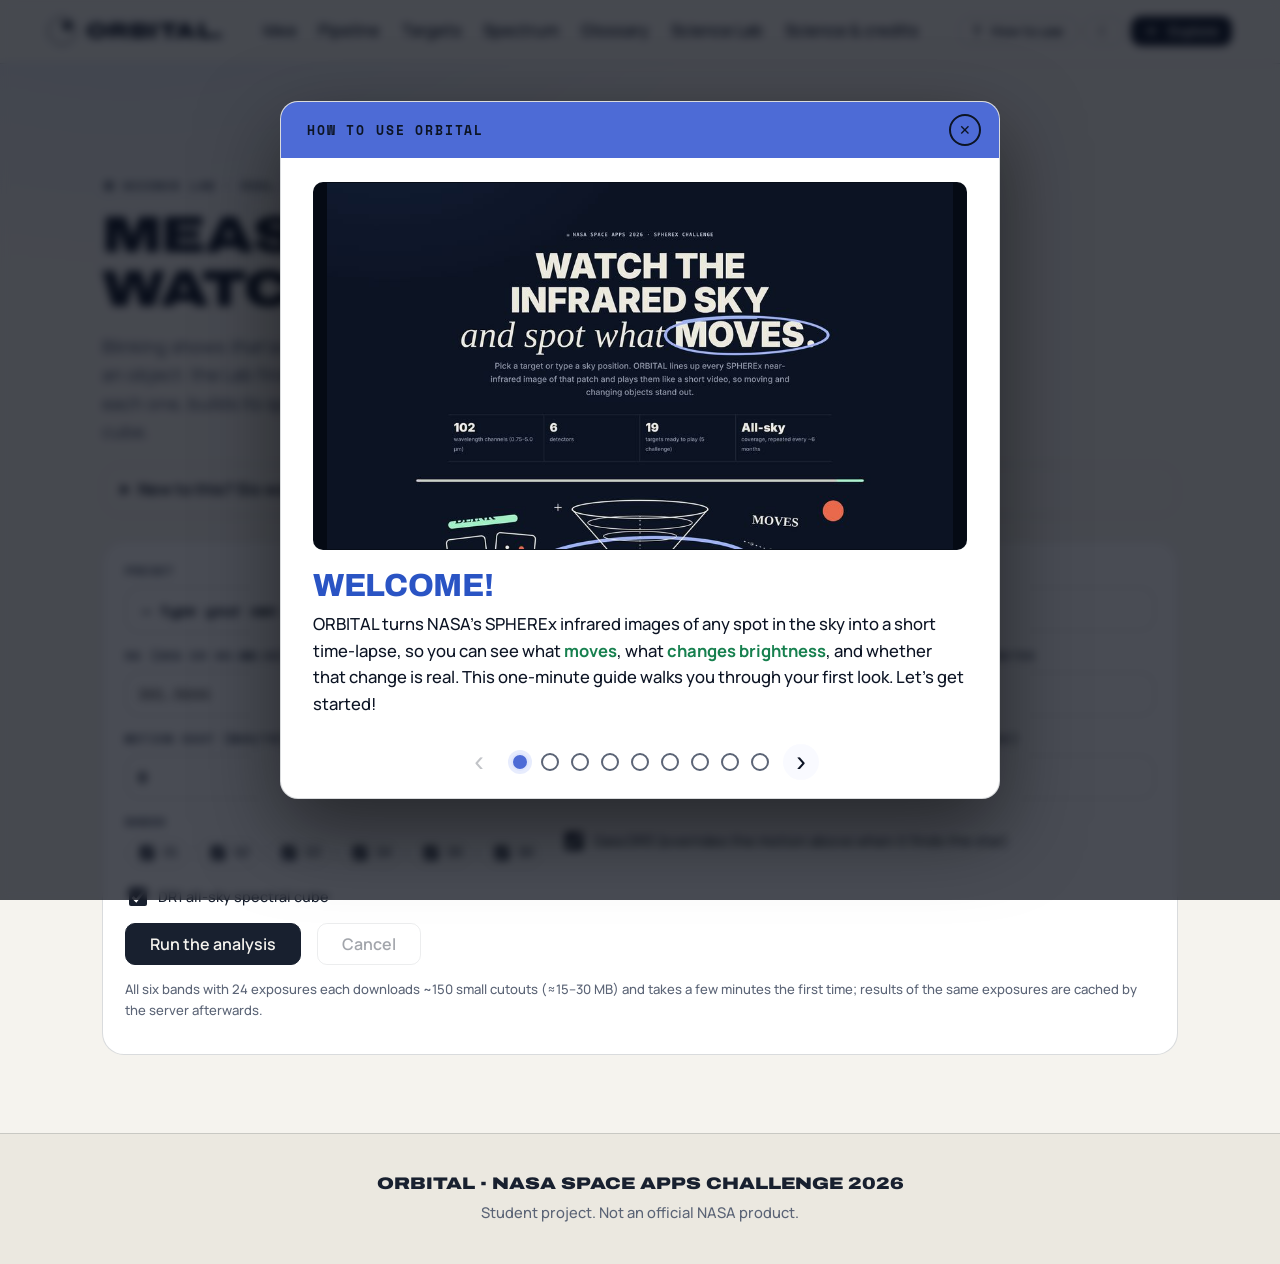
<file: batch-1/frontend/lab.html>
<!DOCTYPE html>
<html lang="en">
<head>
<meta charset="utf-8">
<meta name="viewport" content="width=device-width,initial-scale=1">
<meta name="theme-color" content="#f5f3ee">
<script>(function(){var t="light";try{if(localStorage.getItem("orbital.theme")==="dark")t="dark"}catch(e){}document.documentElement.dataset.theme=t})()</script>
<title>Science Lab • ORBITAL</title>
<meta name="description" content="Measure any object in real SPHEREx data: aperture and PSF photometry, spectral energy distribution, variability periodogram, Gaia DR3 astrometry and the DR1 all-sky spectral cube - every number with its error budget.">
<link rel="icon" href="data:,">
<link rel="preconnect" href="https://fonts.googleapis.com">
<link rel="preconnect" href="https://fonts.gstatic.com" crossorigin>
<link href="https://fonts.googleapis.com/css2?family=Archivo:wdth,wght@62..125,400..900&family=Instrument+Serif:ital@0;1&family=Manrope:wght@400..800&family=Space+Mono:wght@400;700&display=swap" rel="stylesheet">
<link rel="stylesheet" href="css/style.css">
<link rel="stylesheet" href="css/calm.css">
<link rel="stylesheet" href="css/theme.css">
<link rel="stylesheet" href="css/lab.css">
<link rel="stylesheet" href="css/tutorial.css">
</head>
<body data-page="lab">
<header class="nav" id="nav">
  <a class="brand" href="index.html" aria-label="Home"><span data-k="brand"></span>.</a>
  <nav class="links" id="nav-links"></nav>
  <div class="nav-right">
  </div>
</header>

<main class="lab">
  <div class="eyebrow">Science Lab · real SPHEREx data · every number with its error</div>
  <h1>Measure it, don't just watch it.</h1>
  <p class="lead">Blinking shows <em>that</em> something changes. The Lab measures <em>how much</em>, and how sure we are.
    Pick an object: the Lab finds every SPHEREx exposure of it at NASA/IPAC IRSA, measures its brightness in each one,
    builds its spectrum and light curve, and checks itself against Gaia and the DR1 all-sky cube.</p>

  <details class="primer">
    <summary>New to this? Six words you will meet below</summary>
    <dl>
      <dt>Photometry</dt><dd>Measuring how much light a star sends us. Here in <b>millijansky</b> (mJy): 1 Jy = 10<sup>−26</sup> W m<sup>−2</sup> Hz<sup>−1</sup>, the power per square metre per unit of frequency.</dd>
      <dt>Aperture vs PSF</dt><dd>Two ways to count the light. <b>Aperture</b>: add up the pixels in a small circle, subtract the sky measured in a ring around it. <b>PSF fitting</b>: fit the known shape a point of light makes on the detector (the point-spread function, here SPHEREx's own measured "ePSF") — it weights each pixel by how much signal it carries, so it is less noisy.</dd>
      <dt>SED</dt><dd>Spectral energy distribution: brightness against wavelength. A star's SED looks roughly like a <b>blackbody</b> curve whose peak sits at λ<sub>peak</sub> ≈ 2898 µm·K / T, so the shape tells us the temperature.</dd>
      <dt>Light curve &amp; periodogram</dt><dd>Brightness against time. The <b>Lomb–Scargle periodogram</b> tests every possible period and asks how well a sine wave of that period fits; a tall peak is a candidate period. The <b>false-alarm probability</b> (FAP) is the chance that pure noise makes a peak that tall.</dd>
      <dt>Error budget</dt><dd>The list of everything that makes a number uncertain, and how much each contributes. <b>Statistical</b> errors shrink when you average many exposures; <b>systematic</b> ones (like the absolute calibration of the instrument) do not.</dd>
      <dt>Parallax &amp; proper motion</dt><dd>From Gaia (ESA). <b>Parallax</b>: the tiny yearly wobble as Earth orbits the Sun; distance in parsec = 1000 / parallax in milli-arcseconds. <b>Proper motion</b>: the star's steady drift across the sky, which we use to aim at the right spot on every date.</dd>
    </dl>
  </details>

  <section class="lab-card" id="lab-form-card">
    <form id="lab-form" class="lab-form" autocomplete="off">
      <div class="lab-row">
        <label class="field grow"><span class="field-k">Preset</span>
          <select id="lab-preset"><option value="">— type your own coordinates —</option></select></label>
        <label class="field grow"><span class="field-k">Name</span><input id="lab-name" placeholder="e.g. Tabby's Star"></label>
      </div>
      <div class="lab-row">
        <label class="field"><span class="field-k">RA (deg or hh:mm:ss)</span><input id="lab-ra" required placeholder="301.5644"></label>
        <label class="field"><span class="field-k">Dec (deg or ±dd:mm:ss)</span><input id="lab-dec" required placeholder="+44.4568"></label>
        <label class="field"><span class="field-k">Epoch of these coordinates</span><input id="lab-year" value="2000.0"></label>
      </div>
      <div class="lab-row">
        <label class="field"><span class="field-k">Motion east (mas/yr)</span><input id="lab-pmra" value="0"></label>
        <label class="field"><span class="field-k">Motion north (mas/yr)</span><input id="lab-pmdec" value="0"></label>
        <label class="field"><span class="field-k">Exposures per band (max)</span><input id="lab-max" type="number" min="2" max="120" value="24"></label>
      </div>
      <div class="lab-row wrap">
        <fieldset class="field bands"><span class="field-k">Bands</span>
          <div id="lab-bands"></div></fieldset>
        <label class="toggle"><input type="checkbox" id="lab-gaia" checked> Gaia DR3 (overrides the motion above when it finds the star)</label>
        <label class="toggle"><input type="checkbox" id="lab-cube" checked> DR1 all-sky spectral cube</label>
      </div>
      <div class="lab-row actions">
        <button class="btn primary" id="lab-run" type="submit">Run the analysis</button>
        <button class="btn ghost" id="lab-cancel" type="button" disabled>Cancel</button>
        <span class="status" id="lab-status" role="status" aria-live="polite"></span>
      </div>
      <p class="muted small">All six bands with 24 exposures each downloads ~150 small cutouts (≈15–30 MB) and takes a few minutes the first time; results of the same exposures are cached by the server afterwards.</p>
    </form>
  </section>

  <section class="lab-card" id="lab-pipeline" hidden>
    <h2>Pipeline <small>each stage runs on its own; a failure never hides the others</small></h2>
    <ol class="stages" id="lab-stages"></ol>
    <details><summary>Live log</summary><pre class="log" id="lab-log"></pre></details>
  </section>

  <div id="lab-results" hidden>
    <section class="lab-card" id="res-summary"></section>
    <section class="lab-card" id="res-gaia"></section>
    <section class="lab-card" id="res-sed"></section>
    <section class="lab-card" id="res-var"></section>
    <section class="lab-card" id="res-phot"></section>
    <section class="lab-card" id="res-unc"></section>
    <section class="lab-card" id="res-cube"></section>
    <section class="lab-card" id="res-prov"></section>
  </div>
  <div class="tip" id="lab-tip" role="tooltip" hidden></div>
</main>

<footer class="footer">
  <div data-k="footer.team"></div>
  <div class="muted" data-k="footer.disclaimer"></div>
</footer>
<script src="js/config.js"></script>
<script src="js/theme.js"></script>
<script src="js/content.js"></script>
<script src="js/core.js"></script>
<script src="js/api.js"></script>
<script src="js/lab.js"></script>
<script src="js/tutorial.js"></script>
<script src="js/explore.js"></script>
</body>
</html>
</file>
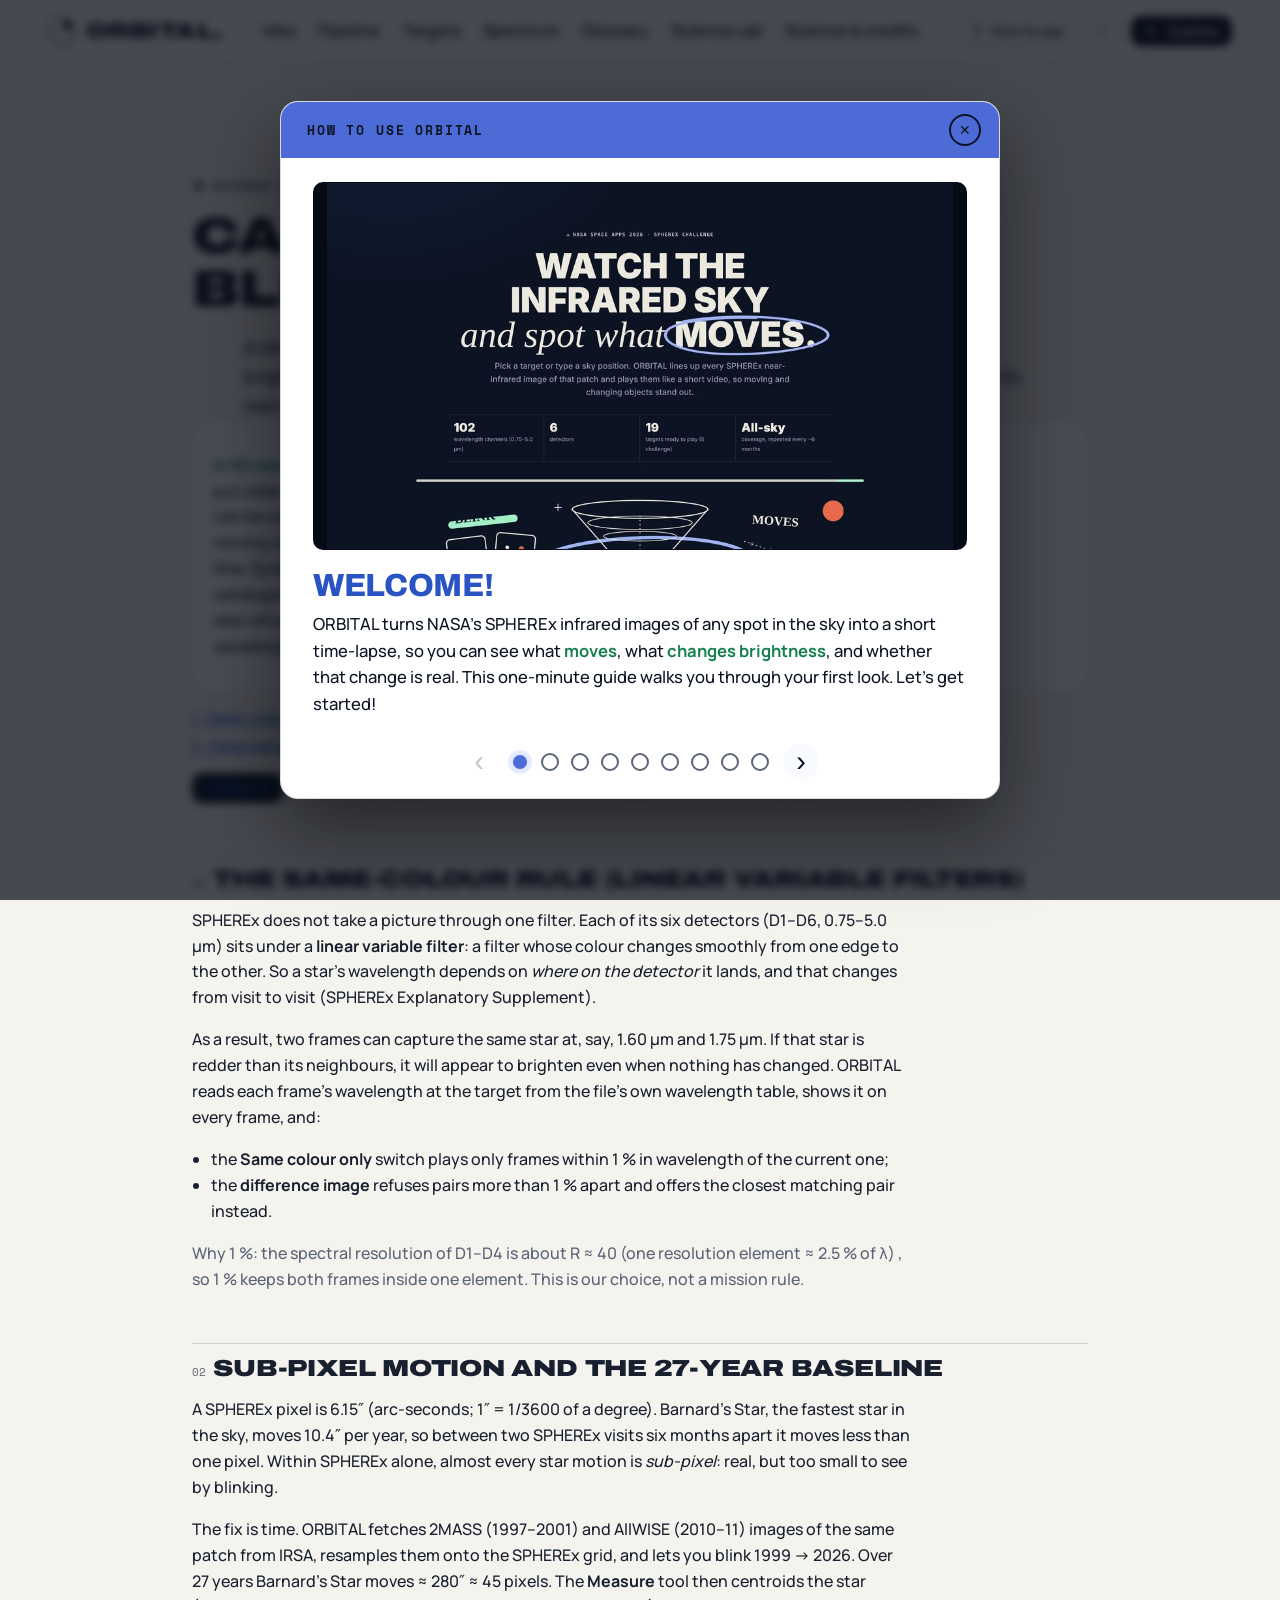
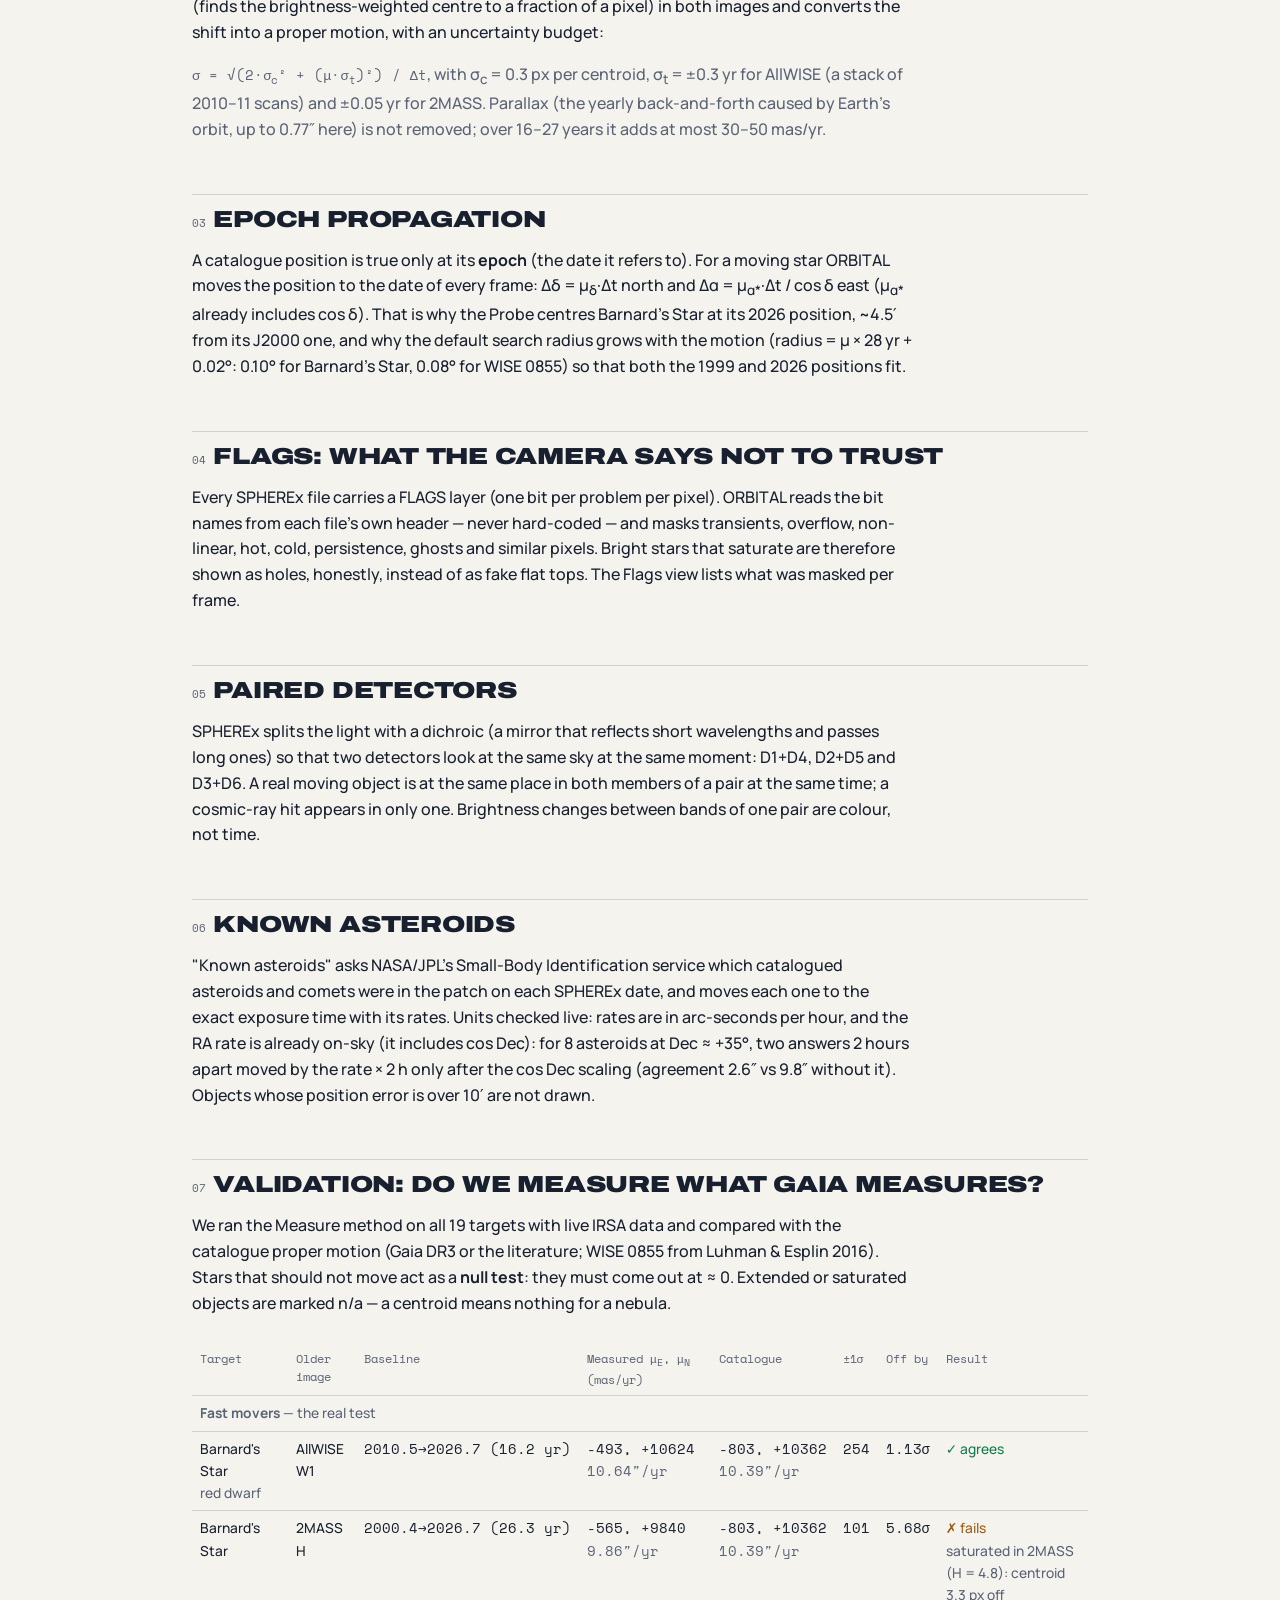
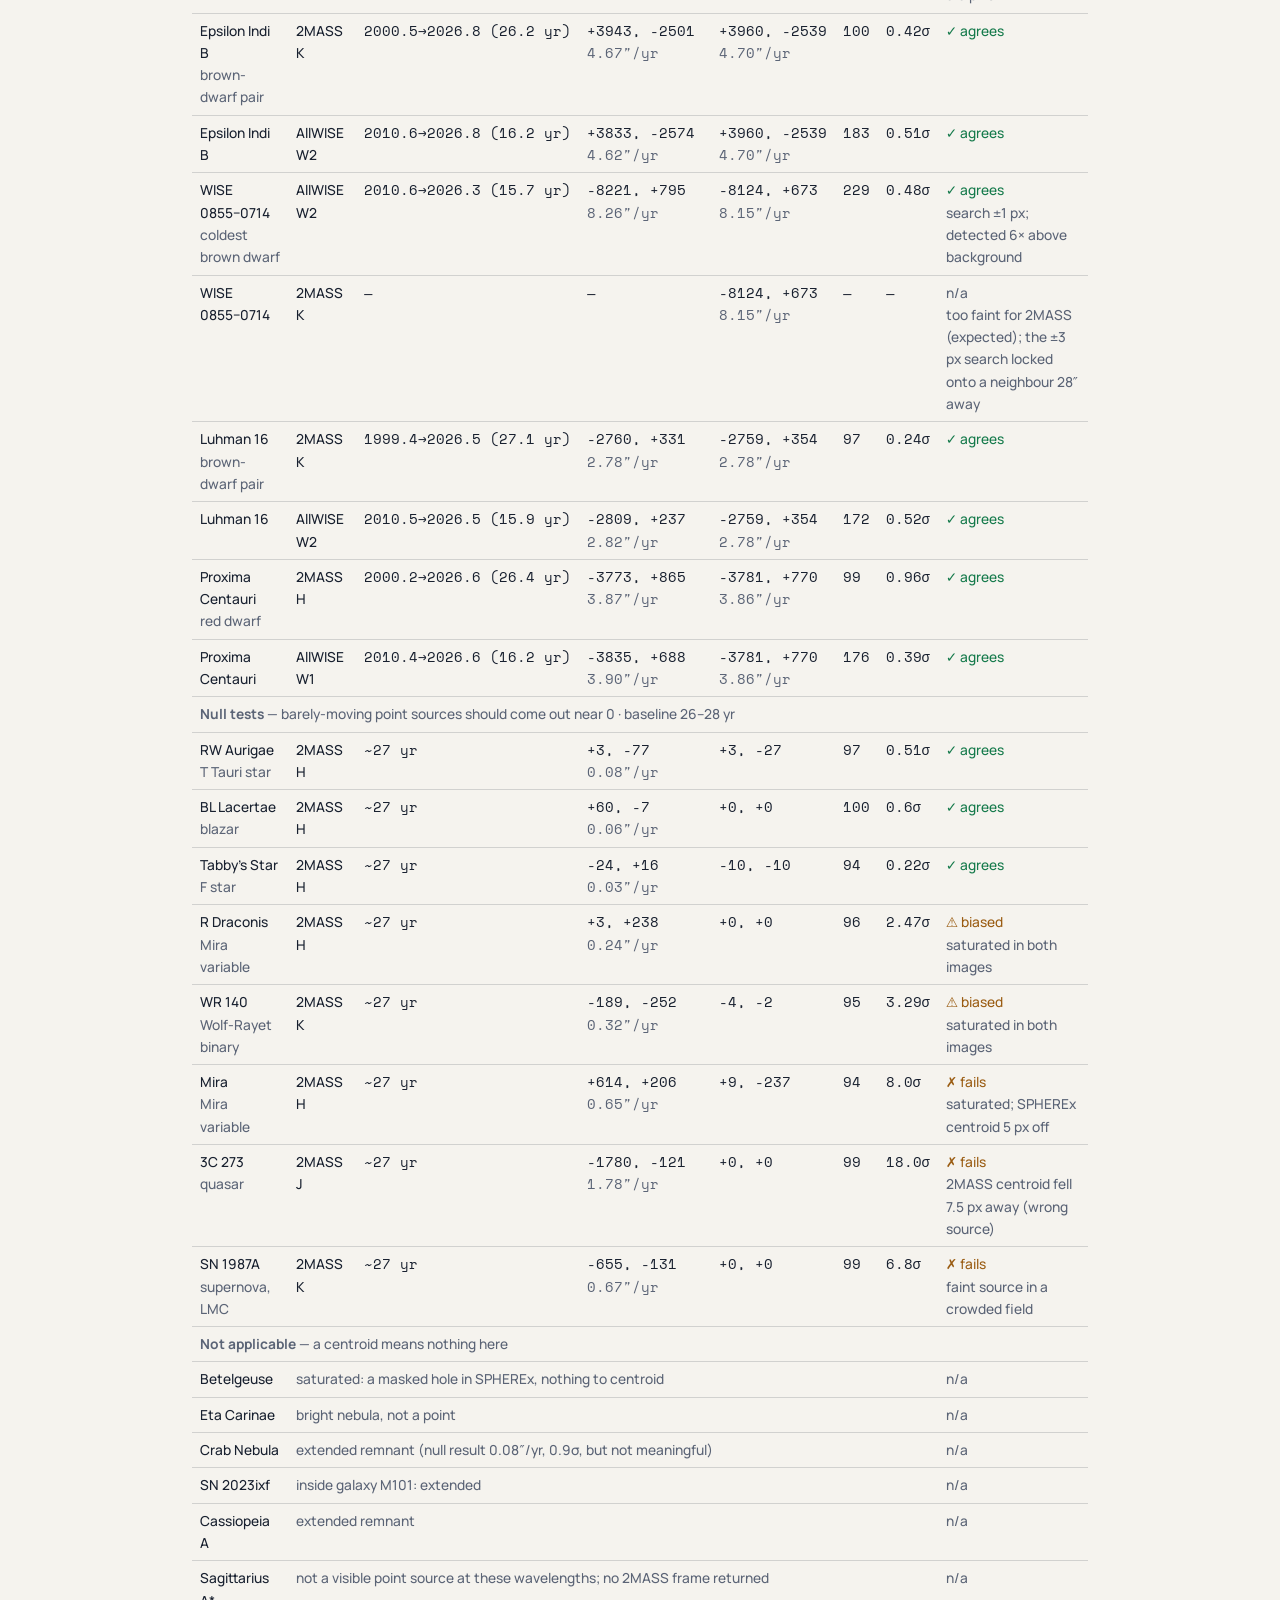
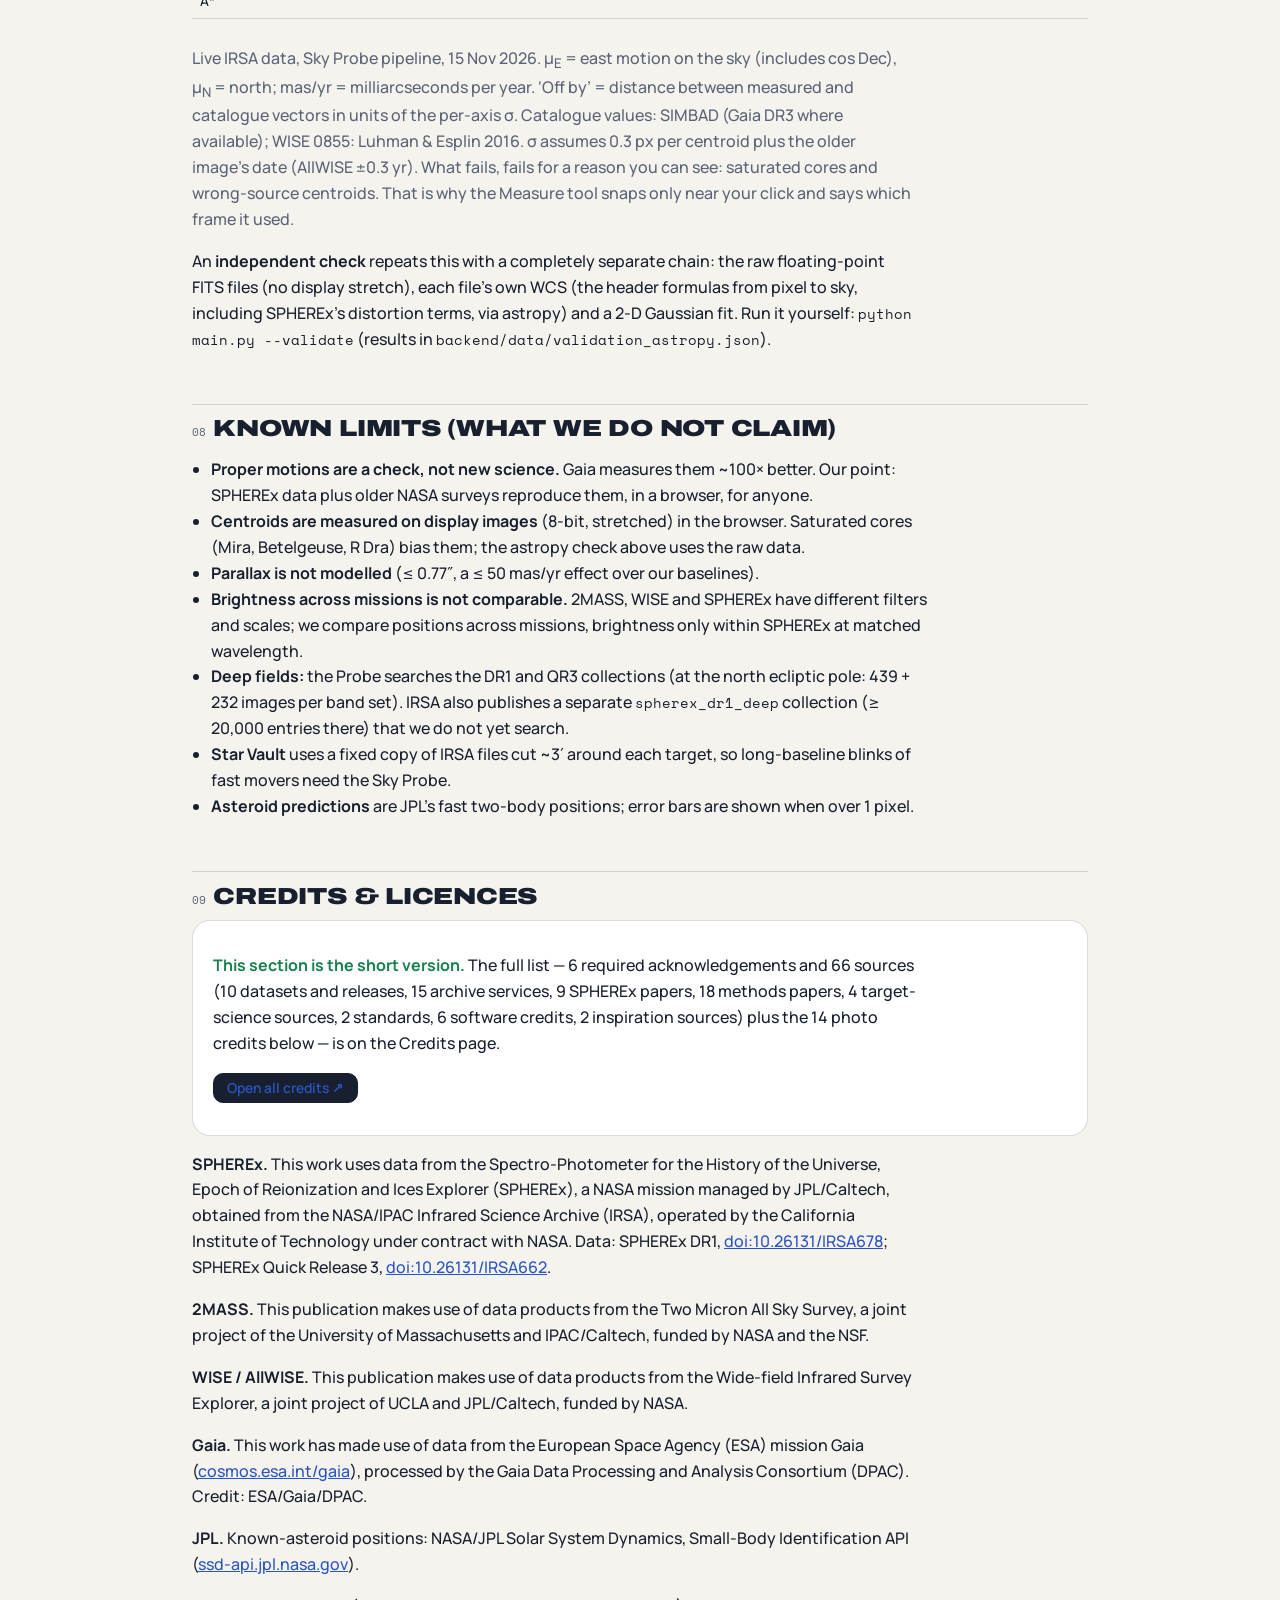
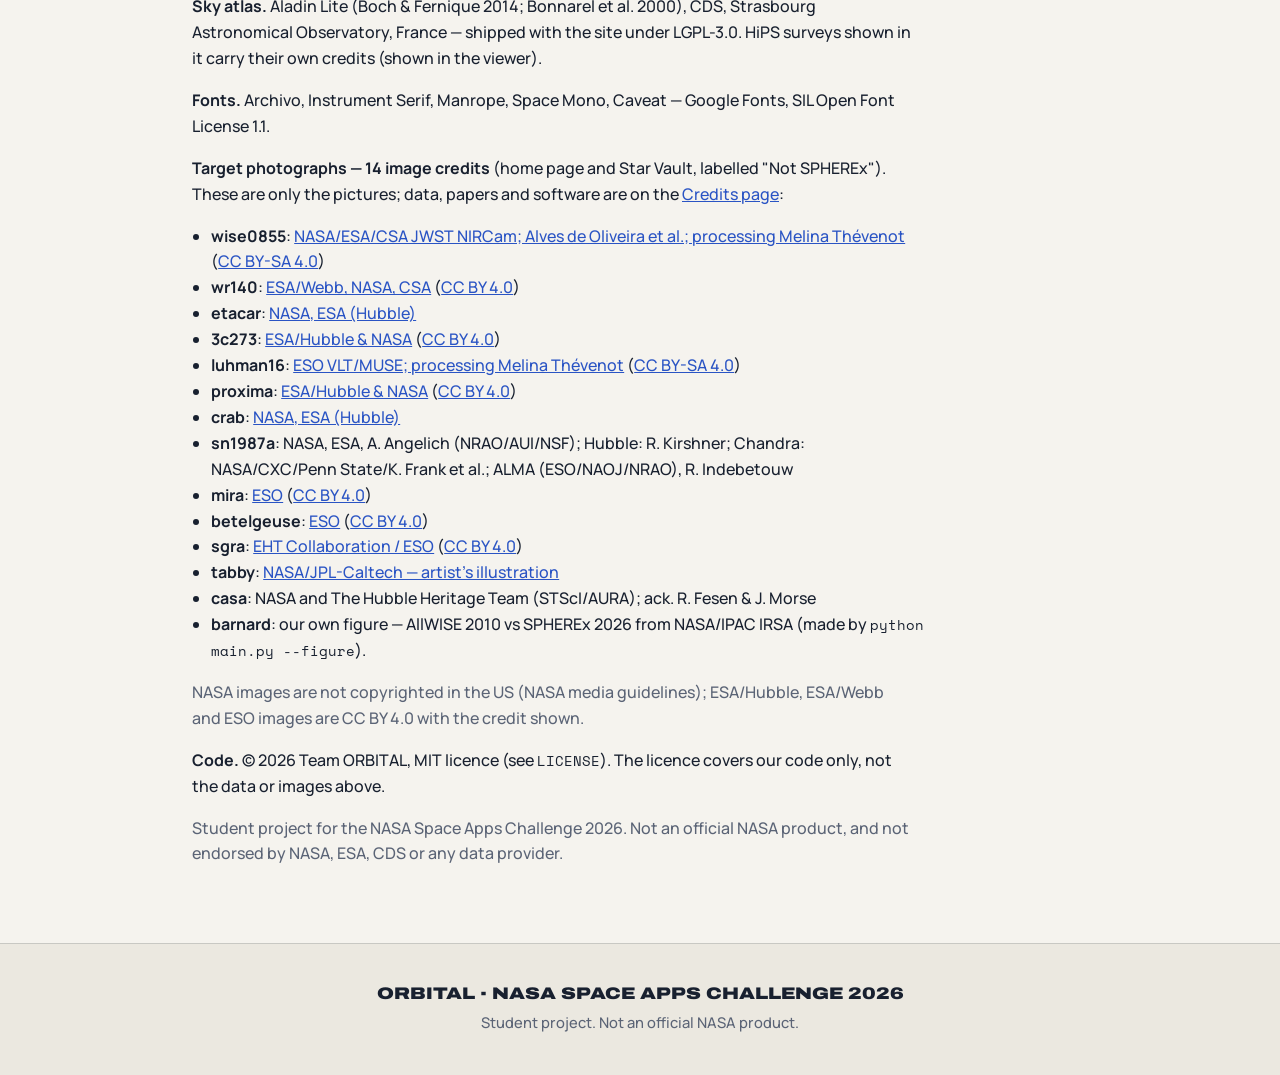
<file: batch-1/frontend/science.html>
<!DOCTYPE html>
<html lang="en">
<head>
<meta charset="utf-8">
<meta name="viewport" content="width=device-width,initial-scale=1">
<meta name="theme-color" content="#f5f3ee">
<script>(function(){var t="light";try{if(localStorage.getItem("orbital.theme")==="dark")t="dark"}catch(e){}document.documentElement.dataset.theme=t})()</script>
<title>Science notes &amp; credits • ORBITAL</title>
<meta name="description" content="How ORBITAL turns SPHEREx images into trustworthy motion and change: method, validation against Gaia, known limits, credits.">
<link rel="icon" href="data:,">
<link rel="preconnect" href="https://fonts.googleapis.com">
<link rel="preconnect" href="https://fonts.gstatic.com" crossorigin>
<link href="https://fonts.googleapis.com/css2?family=Archivo:wdth,wght@62..125,400..900&family=Instrument+Serif:ital@0;1&family=Manrope:wght@400..800&family=Space+Mono:wght@400;700&display=swap" rel="stylesheet">
<link rel="stylesheet" href="css/style.css">
<link rel="stylesheet" href="css/calm.css">
<link rel="stylesheet" href="css/theme.css">
<style>
  .sci { max-width: 940px; margin: 0 auto; padding: 110px 22px 60px; line-height: 1.62; }
  .sci h1 { font-family: var(--f-display); font-size: clamp(2rem, 5vw, 3.2rem); line-height: 1.05; margin: .2em 0 .3em; }
  .sci h2 { font-family: var(--f-display); font-size: 1.45rem; margin: 2.2em 0 .5em; padding-top: .6em; border-top: 1px solid var(--line); }
  .sci h2 small { font-family: var(--f-mono); font-size: .7rem; color: var(--muted); margin-right: .7em; font-weight: 400; }
  .sci p, .sci li { color: var(--ink); max-width: 72ch; }
  .sci .muted { color: var(--muted); }
  .sci .lead { font-size: 1.12rem; }
  .sci .tldr { border: 1px solid var(--line); border-radius: 18px; padding: 16px 20px; background: rgba(201,212,251,.05); }
  .sci .tldr b { color: var(--hi); }
  .sci table { width: 100%; border-collapse: collapse; font-size: .86rem; margin: .8em 0; }
  .sci th, .sci td { padding: 6px 8px; border-bottom: 1px solid var(--line); text-align: left; vertical-align: top; }
  .sci th { font-family: var(--f-mono); font-size: .72rem; color: var(--muted); font-weight: 400; }
  .sci td.num { font-family: var(--f-mono); white-space: nowrap; }
  .sci .ok { color: var(--ok); } .sci .warn { color: var(--warn); } .sci .na { color: var(--muted); }
  .sci .tag { font-family: var(--f-mono); font-size: .68rem; padding: 1px 6px; border-radius: 6px; border: 1px solid var(--line); color: var(--ink); background: transparent; }
  .sci .wide { overflow-x: auto; }
  .sci code { font-family: var(--f-mono); font-size: .85em; }
  .sci .toc { display: flex; flex-wrap: wrap; gap: 6px 14px; font-size: .86rem; }
  .sci .toc a, .sci a { color: var(--lav); }
  html[data-theme="light"] .sci a { color: #2a54c4; }
  html[data-theme="light"] .sci .tldr b { color: #17804f; }
  html[data-theme="light"] .sci .tldr { background: #fff; }
  .sci .fig { margin: 1em 0; }
  .sci .fig img { width: 100%; max-width: 640px; border-radius: 12px; display: block; }
  .sci .fig figcaption { font-size: .82rem; color: var(--muted); margin-top: .4em; }
</style>
<link rel="stylesheet" href="css/tutorial.css">
</head>
<body data-page="science">
<header class="nav" id="nav">
  <a class="brand" href="index.html" aria-label="Home"><span data-k="brand"></span>.</a>
  <nav class="links" id="nav-links"></nav>
  <div class="nav-right">
  </div>
</header>

<main class="sci">
  <div class="eyebrow">Science notes · method · validation · credits</div>
  <h1>Can you trust what blinks?</h1>
  <p class="lead">A blink tool is only useful if a moving dot is really moving and a brightening star is really brightening.
    This page shows how ORBITAL avoids the traps in SPHEREx data, and checks its own measurements against independent catalogues.</p>

  <div class="tldr">
    <p><b>In 90 seconds.</b> Every Sky Probe image comes live from NASA/IPAC IRSA (SPHEREx DR1 + QR3). We put older NASA images
      (2MASS ≈1999, AllWISE ≈2010) on the same pixel grid, so a star's position can be compared over ~27 years instead of one.
      Measured that way, the motions of the fast-moving challenge targets agree with the Gaia/literature values: all five fast movers (Barnard's Star, Epsilon Indi B, WISE 0855, Luhman 16, Proxima Centauri) come out within 1.2σ of the catalogue on a 16-year AllWISE baseline, and Barnard's Star at 10.6 ± 0.25″/yr against 10.4.
      We also refuse to call a brightness change "real" unless both frames saw the star at the same wavelength.</p>
  </div>

  <p class="toc">
    <a href="#lvf">1 · Same-colour rule</a><a href="#subpix">2 · Sub-pixel motion &amp; the 27-year baseline</a>
    <a href="#epoch">3 · Epoch propagation</a><a href="#flags">4 · Flags</a><a href="#dichroic">5 · Paired detectors</a>
    <a href="#asteroids">6 · Known asteroids</a><a href="#validation">7 · Validation table</a><a href="#limits">8 · Known limits</a>
    <a href="#credits">9 · Credits &amp; licences</a>
  </p>
  <p><a class="btn sm primary" href="credits.html">Credits ↗</a>
    <span class="muted">every dataset, paper, standard, library and image we used, on one page</span></p>

  <h2 id="lvf"><small>01</small>The same-colour rule (linear variable filters)</h2>
  <p>SPHEREx does not take a picture through one filter. Each of its six detectors (D1–D6, 0.75–5.0 µm) sits under a
    <b>linear variable filter</b>: a filter whose colour changes smoothly from one edge to the other. So a star's
    wavelength depends on <i>where on the detector</i> it lands, and that changes from visit to visit (SPHEREx Explanatory Supplement).</p>
  <p>As a result, two frames can capture the same star at, say, 1.60 µm and 1.75 µm. If that star is redder than its
    neighbours, it will appear to brighten even when nothing has changed. ORBITAL reads each frame's wavelength at the
    target from the file's own wavelength table, shows it on every frame, and:</p>
  <ul>
    <li>the <b>Same colour only</b> switch plays only frames within 1&nbsp;% in wavelength of the current one;</li>
    <li>the <b>difference image</b> refuses pairs more than 1&nbsp;% apart and offers the closest matching pair instead.</li>
  </ul>
  <p class="muted">Why 1 %: the spectral resolution of D1–D4 is about R ≈ 40 (one resolution element ≈ 2.5 % of λ) ,
    so 1 % keeps both frames inside one element. This is our choice, not a mission rule.</p>

  <h2 id="subpix"><small>02</small>Sub-pixel motion and the 27-year baseline</h2>
  <p>A SPHEREx pixel is 6.15″ (arc-seconds; 1″ = 1/3600 of a degree). Barnard's Star, the fastest star in the sky, moves
    10.4″ per year, so between two SPHEREx visits six months apart it moves less than one pixel. Within SPHEREx alone,
    almost every star motion is <i>sub-pixel</i>: real, but too small to see by blinking.</p>
  <p>The fix is time. ORBITAL fetches 2MASS (1997–2001) and AllWISE (2010–11) images of the same patch from IRSA,
    resamples them onto the SPHEREx grid, and lets you blink 1999 → 2026. Over 27 years Barnard's Star moves ≈ 280″ ≈ 45 pixels.
    The <b>Measure</b> tool then centroids the star (finds the brightness-weighted centre to a fraction of a pixel) in both
    images and converts the shift into a proper motion, with an uncertainty budget:</p>
  <p class="muted"><code>σ = √(2·σ<sub>c</sub>² + (μ·σ<sub>t</sub>)²) / Δt</code>, with σ<sub>c</sub> = 0.3 px per centroid, σ<sub>t</sub> = ±0.3 yr for AllWISE (a stack of 2010–11 scans) and ±0.05 yr for 2MASS. Parallax
    (the yearly back-and-forth caused by Earth's orbit, up to 0.77″ here) is not removed; over 16–27 years it adds at most 30–50 mas/yr.</p>

  <h2 id="epoch"><small>03</small>Epoch propagation</h2>
  <p>A catalogue position is true only at its <b>epoch</b> (the date it refers to). For a moving star ORBITAL moves the
    position to the date of every frame: Δδ = μ<sub>δ</sub>·Δt north and Δα = μ<sub>α*</sub>·Δt / cos δ east
    (μ<sub>α*</sub> already includes cos δ). That is why the Probe centres Barnard's Star at its 2026
    position, ~4.5′ from its J2000 one, and why the default search radius grows with the motion
    (radius = μ × 28 yr + 0.02°: 0.10° for Barnard's Star, 0.08° for WISE 0855) so that both the 1999 and 2026 positions fit.</p>

  <h2 id="flags"><small>04</small>Flags: what the camera says not to trust</h2>
  <p>Every SPHEREx file carries a FLAGS layer (one bit per problem per pixel). ORBITAL reads the bit names from each file's own
    header — never hard-coded — and masks transients, overflow, non-linear, hot, cold, persistence, ghosts and similar
    pixels. Bright stars that saturate are therefore shown as holes, honestly, instead of as fake flat tops. The Flags view
    lists what was masked per frame.</p>

  <h2 id="dichroic"><small>05</small>Paired detectors</h2>
  <p>SPHEREx splits the light with a dichroic (a mirror that reflects short wavelengths and passes long ones) so that two
    detectors look at the same sky at the same moment: D1+D4, D2+D5 and D3+D6. A real moving object is at
    the same place in both members of a pair at the same time; a cosmic-ray hit appears in only one. Brightness changes
    between bands of one pair are colour, not time.</p>

  <h2 id="asteroids"><small>06</small>Known asteroids</h2>
  <p>"Known asteroids" asks NASA/JPL's Small-Body Identification service which catalogued asteroids and comets were in the
    patch on each SPHEREx date, and moves each one to the exact exposure time with its rates. Units checked live: rates are in arc-seconds per hour, and the RA rate is already on-sky (it includes cos Dec):
    for 8 asteroids at Dec ≈ +35°, two answers 2 hours apart moved by the rate × 2 h only after the cos Dec scaling
    (agreement 2.6″ vs 9.8″ without it). Objects whose position error is over 10′ are not drawn.</p>

  <h2 id="validation"><small>07</small>Validation: do we measure what Gaia measures?</h2>
  <p>We ran the Measure method on all 19 targets with live IRSA data and compared with the catalogue proper motion (Gaia DR3
    or the literature; WISE 0855 from Luhman &amp; Esplin 2016). Stars that should not move act as a <b>null test</b>: they must
    come out at ≈ 0. Extended or saturated objects are marked n/a — a centroid means nothing for a nebula.</p>
  <div class="wide"><table><thead><tr><th>Target</th><th>Older image</th><th>Baseline</th><th>Measured μ<sub>E</sub>, μ<sub>N</sub> (mas/yr)</th><th>Catalogue</th><th>±1σ</th><th>Off by</th><th>Result</th></tr></thead><tbody>
<tr><td colspan="8" class="muted"><b>Fast movers</b> — the real test</td></tr>
<tr><td>Barnard's Star<br><span class=muted>red dwarf</span></td><td>AllWISE W1</td><td class=num>2010.5→2026.7 (16.2 yr)</td><td class=num>-493, +10624<br><span class='muted'>10.64″/yr</span></td><td class=num>-803, +10362<br><span class='muted'>10.39″/yr</span></td><td class=num>254</td><td class=num>1.13σ</td><td><span class="ok">✓ agrees</span></td></tr>
<tr><td>Barnard's Star</td><td>2MASS H</td><td class=num>2000.4→2026.7 (26.3 yr)</td><td class=num>-565, +9840<br><span class='muted'>9.86″/yr</span></td><td class=num>-803, +10362<br><span class='muted'>10.39″/yr</span></td><td class=num>101</td><td class=num>5.68σ</td><td><span class="warn">✗ fails</span><br><span class=muted>saturated in 2MASS (H = 4.8): centroid 3.3 px off</span></td></tr>
<tr><td>Epsilon Indi B<br><span class=muted>brown-dwarf pair</span></td><td>2MASS K</td><td class=num>2000.5→2026.8 (26.2 yr)</td><td class=num>+3943, -2501<br><span class='muted'>4.67″/yr</span></td><td class=num>+3960, -2539<br><span class='muted'>4.70″/yr</span></td><td class=num>100</td><td class=num>0.42σ</td><td><span class="ok">✓ agrees</span></td></tr>
<tr><td>Epsilon Indi B</td><td>AllWISE W2</td><td class=num>2010.6→2026.8 (16.2 yr)</td><td class=num>+3833, -2574<br><span class='muted'>4.62″/yr</span></td><td class=num>+3960, -2539<br><span class='muted'>4.70″/yr</span></td><td class=num>183</td><td class=num>0.51σ</td><td><span class="ok">✓ agrees</span></td></tr>
<tr><td>WISE 0855−0714<br><span class=muted>coldest brown dwarf</span></td><td>AllWISE W2</td><td class=num>2010.6→2026.3 (15.7 yr)</td><td class=num>-8221, +795<br><span class='muted'>8.26″/yr</span></td><td class=num>-8124, +673<br><span class='muted'>8.15″/yr</span></td><td class=num>229</td><td class=num>0.48σ</td><td><span class="ok">✓ agrees</span><br><span class=muted>search ±1 px; detected 6× above background</span></td></tr>
<tr><td>WISE 0855−0714</td><td>2MASS K</td><td class=num>—</td><td class=num>—</td><td class=num>-8124, +673<br><span class='muted'>8.15″/yr</span></td><td class=num>—</td><td class=num>—</td><td><span class="na">n/a</span><br><span class=muted>too faint for 2MASS (expected); the ±3 px search locked onto a neighbour 28″ away</span></td></tr>
<tr><td>Luhman 16<br><span class=muted>brown-dwarf pair</span></td><td>2MASS K</td><td class=num>1999.4→2026.5 (27.1 yr)</td><td class=num>-2760, +331<br><span class='muted'>2.78″/yr</span></td><td class=num>-2759, +354<br><span class='muted'>2.78″/yr</span></td><td class=num>97</td><td class=num>0.24σ</td><td><span class="ok">✓ agrees</span></td></tr>
<tr><td>Luhman 16</td><td>AllWISE W2</td><td class=num>2010.5→2026.5 (15.9 yr)</td><td class=num>-2809, +237<br><span class='muted'>2.82″/yr</span></td><td class=num>-2759, +354<br><span class='muted'>2.78″/yr</span></td><td class=num>172</td><td class=num>0.52σ</td><td><span class="ok">✓ agrees</span></td></tr>
<tr><td>Proxima Centauri<br><span class=muted>red dwarf</span></td><td>2MASS H</td><td class=num>2000.2→2026.6 (26.4 yr)</td><td class=num>-3773, +865<br><span class='muted'>3.87″/yr</span></td><td class=num>-3781, +770<br><span class='muted'>3.86″/yr</span></td><td class=num>99</td><td class=num>0.96σ</td><td><span class="ok">✓ agrees</span></td></tr>
<tr><td>Proxima Centauri</td><td>AllWISE W1</td><td class=num>2010.4→2026.6 (16.2 yr)</td><td class=num>-3835, +688<br><span class='muted'>3.90″/yr</span></td><td class=num>-3781, +770<br><span class='muted'>3.86″/yr</span></td><td class=num>176</td><td class=num>0.39σ</td><td><span class="ok">✓ agrees</span></td></tr>
<tr><td colspan="8" class="muted"><b>Null tests</b> — barely-moving point sources should come out near 0 · baseline 26–28 yr</td></tr>
<tr><td>RW Aurigae<br><span class=muted>T Tauri star</span></td><td>2MASS H</td><td class=num>~27 yr</td><td class=num>+3, -77<br><span class='muted'>0.08″/yr</span></td><td class=num>+3, -27</td><td class=num>97</td><td class=num>0.51σ</td><td><span class="ok">✓ agrees</span></td></tr>
<tr><td>BL Lacertae<br><span class=muted>blazar</span></td><td>2MASS H</td><td class=num>~27 yr</td><td class=num>+60, -7<br><span class='muted'>0.06″/yr</span></td><td class=num>+0, +0</td><td class=num>100</td><td class=num>0.6σ</td><td><span class="ok">✓ agrees</span></td></tr>
<tr><td>Tabby's Star<br><span class=muted>F star</span></td><td>2MASS H</td><td class=num>~27 yr</td><td class=num>-24, +16<br><span class='muted'>0.03″/yr</span></td><td class=num>-10, -10</td><td class=num>94</td><td class=num>0.22σ</td><td><span class="ok">✓ agrees</span></td></tr>
<tr><td>R Draconis<br><span class=muted>Mira variable</span></td><td>2MASS H</td><td class=num>~27 yr</td><td class=num>+3, +238<br><span class='muted'>0.24″/yr</span></td><td class=num>+0, +0</td><td class=num>96</td><td class=num>2.47σ</td><td><span class="warn">⚠ biased</span><br><span class=muted>saturated in both images</span></td></tr>
<tr><td>WR 140<br><span class=muted>Wolf-Rayet binary</span></td><td>2MASS K</td><td class=num>~27 yr</td><td class=num>-189, -252<br><span class='muted'>0.32″/yr</span></td><td class=num>-4, -2</td><td class=num>95</td><td class=num>3.29σ</td><td><span class="warn">⚠ biased</span><br><span class=muted>saturated in both images</span></td></tr>
<tr><td>Mira<br><span class=muted>Mira variable</span></td><td>2MASS H</td><td class=num>~27 yr</td><td class=num>+614, +206<br><span class='muted'>0.65″/yr</span></td><td class=num>+9, -237</td><td class=num>94</td><td class=num>8.0σ</td><td><span class="warn">✗ fails</span><br><span class=muted>saturated; SPHEREx centroid 5 px off</span></td></tr>
<tr><td>3C 273<br><span class=muted>quasar</span></td><td>2MASS J</td><td class=num>~27 yr</td><td class=num>-1780, -121<br><span class='muted'>1.78″/yr</span></td><td class=num>+0, +0</td><td class=num>99</td><td class=num>18.0σ</td><td><span class="warn">✗ fails</span><br><span class=muted>2MASS centroid fell 7.5 px away (wrong source)</span></td></tr>
<tr><td>SN 1987A<br><span class=muted>supernova, LMC</span></td><td>2MASS K</td><td class=num>~27 yr</td><td class=num>-655, -131<br><span class='muted'>0.67″/yr</span></td><td class=num>+0, +0</td><td class=num>99</td><td class=num>6.8σ</td><td><span class="warn">✗ fails</span><br><span class=muted>faint source in a crowded field</span></td></tr>
<tr><td colspan="8" class="muted"><b>Not applicable</b> — a centroid means nothing here</td></tr>
<tr><td>Betelgeuse</td><td colspan=6 class=muted>saturated: a masked hole in SPHEREx, nothing to centroid</td><td><span class="na">n/a</span></td></tr>
<tr><td>Eta Carinae</td><td colspan=6 class=muted>bright nebula, not a point</td><td><span class="na">n/a</span></td></tr>
<tr><td>Crab Nebula</td><td colspan=6 class=muted>extended remnant (null result 0.08″/yr, 0.9σ, but not meaningful)</td><td><span class="na">n/a</span></td></tr>
<tr><td>SN 2023ixf</td><td colspan=6 class=muted>inside galaxy M101: extended</td><td><span class="na">n/a</span></td></tr>
<tr><td>Cassiopeia A</td><td colspan=6 class=muted>extended remnant</td><td><span class="na">n/a</span></td></tr>
<tr><td>Sagittarius A*</td><td colspan=6 class=muted>not a visible point source at these wavelengths; no 2MASS frame returned</td><td><span class="na">n/a</span></td></tr>
</tbody></table></div>
  <p class="muted">Live IRSA data, Sky Probe pipeline, 15 Nov 2026. μ<sub>E</sub> = east motion on the sky (includes cos Dec), μ<sub>N</sub> = north; mas/yr = milliarcseconds per year. ‘Off by’ = distance between measured and catalogue vectors in units of the per-axis σ. Catalogue values: SIMBAD (Gaia DR3 where available); WISE 0855: Luhman &amp; Esplin 2016. σ assumes 0.3 px per centroid plus the older image's date (AllWISE ±0.3 yr). What fails, fails for a reason you can see: saturated cores and wrong-source centroids. That is why the Measure tool snaps only near your click and says which frame it used.</p>
  <p>An <b>independent check</b> repeats this with a completely separate chain: the raw floating-point FITS files (no
    display stretch), each file's own WCS (the header formulas from pixel to sky, including SPHEREx's distortion terms,
    via astropy) and a 2-D Gaussian fit. Run it yourself: <code>python main.py --validate</code> (results in
    <code>backend/data/validation_astropy.json</code>).</p>

  <h2 id="limits"><small>08</small>Known limits (what we do not claim)</h2>
  <ul>
    <li><b>Proper motions are a check, not new science.</b> Gaia measures them ~100× better. Our point: SPHEREx data plus
      older NASA surveys reproduce them, in a browser, for anyone.</li>
    <li><b>Centroids are measured on display images</b> (8-bit, stretched) in the browser. Saturated cores (Mira, Betelgeuse,
      R Dra) bias them; the astropy check above uses the raw data.</li>
    <li><b>Parallax is not modelled</b> (≤ 0.77″, a ≤ 50 mas/yr effect over our baselines).</li>
    <li><b>Brightness across missions is not comparable.</b> 2MASS, WISE and SPHEREx have different filters and scales; we
      compare positions across missions, brightness only within SPHEREx at matched wavelength.</li>
    <li><b>Deep fields:</b> the Probe searches the DR1 and QR3 collections (at the north ecliptic pole: 439 + 232 images per
      band set). IRSA also publishes a separate <code>spherex_dr1_deep</code> collection (≥ 20,000 entries there) that we do not
      yet search.</li>
    <li><b>Star Vault</b> uses a fixed copy of IRSA files cut ~3′ around each target, so long-baseline blinks of fast movers
      need the Sky Probe.</li>
    <li><b>Asteroid predictions</b> are JPL's fast two-body positions; error bars are shown when over 1 pixel.</li>
  </ul>

  <h2 id="credits"><small>09</small>Credits &amp; licences</h2>
  <div class="tldr"><p><b>This section is the short version.</b> The full list — 6 required acknowledgements and 66 sources
    (10 datasets and releases, 15 archive services, 9 SPHEREx papers, 18 methods papers, 4 target-science sources, 2 standards,
    6 software credits, 2 inspiration sources) plus the 14 photo credits below — is on the Credits page.</p>
    <p><a class="btn sm primary" href="credits.html">Open all credits ↗</a></p></div>
  <p><b>SPHEREx.</b> This work uses data from the Spectro-Photometer for the History of the Universe, Epoch of Reionization and
    Ices Explorer (SPHEREx), a NASA mission managed by JPL/Caltech, obtained from the NASA/IPAC Infrared Science Archive (IRSA),
    operated by the California Institute of Technology under contract with NASA. Data: SPHEREx DR1,
    <a href="https://doi.org/10.26131/IRSA678">doi:10.26131/IRSA678</a>; SPHEREx Quick Release 3,
    <a href="https://doi.org/10.26131/IRSA662">doi:10.26131/IRSA662</a>.</p>
  <p><b>2MASS.</b> This publication makes use of data products from the Two Micron All Sky Survey, a joint project of the
    University of Massachusetts and IPAC/Caltech, funded by NASA and the NSF.</p>
  <p><b>WISE / AllWISE.</b> This publication makes use of data products from the Wide-field Infrared Survey Explorer, a joint
    project of UCLA and JPL/Caltech, funded by NASA.</p>
  <p><b>Gaia.</b> This work has made use of data from the European Space Agency (ESA) mission Gaia
    (<a href="https://www.cosmos.esa.int/gaia">cosmos.esa.int/gaia</a>), processed by the Gaia Data Processing and Analysis
    Consortium (DPAC). Credit: ESA/Gaia/DPAC.</p>
  <p><b>JPL.</b> Known-asteroid positions: NASA/JPL Solar System Dynamics, Small-Body Identification API
    (<a href="https://ssd-api.jpl.nasa.gov/doc/sb_ident.html">ssd-api.jpl.nasa.gov</a>).</p>
  <p><b>Sky atlas.</b> Aladin Lite (Boch &amp; Fernique 2014; Bonnarel et al. 2000), CDS, Strasbourg Astronomical Observatory,
    France — shipped with the site under LGPL-3.0. HiPS surveys shown in it carry their own credits (shown in the viewer).</p>
  <p><b>Fonts.</b> Archivo, Instrument Serif, Manrope, Space Mono, Caveat — Google Fonts, SIL Open Font License 1.1.</p>
  <p><b>Target photographs — 14 image credits</b> (home page and Star Vault, labelled "Not SPHEREx"). These are only the pictures; data, papers and software are on the <a href="credits.html">Credits page</a>:</p>
  <ul class='muted'><li><b>wise0855</b>: <a href="https://commons.wikimedia.org/w/index.php?curid=149159405">NASA/ESA/CSA JWST NIRCam; Alves de Oliveira et al.; processing Melina Thévenot</a> (<a href="https://creativecommons.org/licenses/by-sa/4.0/">CC BY-SA 4.0</a>)</li>
<li><b>wr140</b>: <a href="https://esawebb.org/images/weic2307d/">ESA/Webb, NASA, CSA</a> (<a href="https://creativecommons.org/licenses/by/4.0/">CC BY 4.0</a>)</li>
<li><b>etacar</b>: <a href="https://science.nasa.gov/image-detail/stsci-h-p1918a-f-2000x2000-1/">NASA, ESA (Hubble)</a></li>
<li><b>3c273</b>: <a href="https://www.flickr.com/photos/hubble_esa/10953173335/">ESA/Hubble &amp; NASA</a> (<a href="https://creativecommons.org/licenses/by/4.0/">CC BY 4.0</a>)</li>
<li><b>luhman16</b>: <a href="https://commons.wikimedia.org/w/index.php?curid=192765943">ESO VLT/MUSE; processing Melina Thévenot</a> (<a href="https://creativecommons.org/licenses/by-sa/4.0/">CC BY-SA 4.0</a>)</li>
<li><b>proxima</b>: <a href="https://commons.wikimedia.org/w/index.php?curid=29263039">ESA/Hubble &amp; NASA</a> (<a href="https://creativecommons.org/licenses/by/4.0/">CC BY 4.0</a>)</li>
<li><b>crab</b>: <a href="https://science.nasa.gov/mission/hubble/science/explore-the-night-sky/hubble-messier-catalog/messier-1/">NASA, ESA (Hubble)</a></li>
<li><b>sn1987a</b>: NASA, ESA, A. Angelich (NRAO/AUI/NSF); Hubble: R. Kirshner; Chandra: NASA/CXC/Penn State/K. Frank et al.; ALMA (ESO/NAOJ/NRAO), R. Indebetouw</li>
<li><b>mira</b>: <a href="https://commons.wikimedia.org/w/index.php?curid=194203906">ESO</a> (<a href="https://creativecommons.org/licenses/by/4.0/">CC BY 4.0</a>)</li>
<li><b>betelgeuse</b>: <a href="https://commons.wikimedia.org/w/index.php?curid=198070819">ESO</a> (<a href="https://creativecommons.org/licenses/by/4.0/">CC BY 4.0</a>)</li>
<li><b>sgra</b>: <a href="https://commons.wikimedia.org/w/index.php?curid=117933557">EHT Collaboration / ESO</a> (<a href="https://creativecommons.org/licenses/by/4.0/">CC BY 4.0</a>)</li>
<li><b>tabby</b>: <a href="https://science.nasa.gov/photojournal/tabbys-star-illustration/">NASA/JPL-Caltech — artist&#x27;s illustration</a></li>
<li><b>casa</b>: NASA and The Hubble Heritage Team (STScI/AURA); ack. R. Fesen &amp; J. Morse</li>
<li><b>barnard</b>: our own figure — AllWISE 2010 vs SPHEREx 2026 from NASA/IPAC IRSA (made by <code>python main.py --figure</code>).</li></ul><p class='muted'>NASA images are not copyrighted in the US (NASA media guidelines); ESA/Hubble, ESA/Webb and ESO images are CC BY 4.0 with the credit shown.</p>
  <p><b>Code.</b> © 2026 Team ORBITAL, MIT licence (see <code>LICENSE</code>). The licence covers our code only, not the data or images above.</p>
  <p class="muted">Student project for the NASA Space Apps Challenge 2026. Not an official NASA product, and not endorsed by NASA, ESA, CDS or any data provider.</p>
</main>

<footer class="footer">
  <div data-k="footer.team"></div>
  <div class="muted" data-k="footer.disclaimer"></div>
</footer>
<script src="js/config.js"></script>
<script src="js/theme.js"></script>
<script src="js/content.js"></script>
<script src="js/core.js"></script>
<script src="js/tutorial.js"></script>
<script src="js/explore.js"></script>
</body>
</html>
</file>
<file: batch-1/frontend/css/style.css>
/* =====================================================================
   ORBITAL — design system
   Moodboard: HeyFriends (warm paper, line art, circled word, highlighter,
   lavender pills) · Roi Lagunzad (sky gradient, navy ink, italic serif,
   mono labels, viewfinder brackets) · Maurice Moynihan (ultra-wide black
   caps, ruled menu rows, character "dot field") · 1920s lithograph picture
   books (flat shapes, limited palette, print grain).
   Fonts (Google Fonts, free): Archivo (wide display), Instrument Serif
   (italic accent), Manrope (body), Space Mono (labels), Caveat (hand notes).
   ===================================================================== */

:root {
  /* palette */
  /* DARK THEME. Names kept so every rule still works:
     --paper = the background (night navy), --ink = the text/lines (warm paper). */
  --paper:   #0c1424;            /* night sky background */
  --paper-2: #142038;            /* raised surfaces */
  --ink:     #ece9df;            /* warm-paper text and line work */
  --ink-2:   #c3c9d5;
  --muted:   #8f99ab;
  --line:    rgba(236, 233, 223, .16);
  --on-light:#0c1424;            /* text placed ON light fills (yellow, lavender, cream) */
  --lav:     #c9d4fb;            /* pill lavender (HeyFriends) */
  --lav-2:   #9fb3f5;
  --hi:      #e8f36b;            /* highlighter (HeyFriends) */
  --sky-1:   #3a6c9e;            /* night version of Roi's sky gradient */
  --sky-2:   #1f4573;
  --sky-3:   #11264a;
  --rust:    #e8694b;            /* one lithograph accent */
  --warn:    #f2b45a;
  --error:   #ff7d70;
  --ok:      #63d69c;
  color-scheme: dark;            /* native dropdowns, scrollbars, date pickers go dark too */

  /* type */
  --f-display: "Archivo", "Arial Black", system-ui, sans-serif;
  --f-serif:   "Instrument Serif", Georgia, serif;
  --f-body:    "Manrope", system-ui, Arial, sans-serif;
  --f-mono:    "Space Mono", ui-monospace, Consolas, monospace;
  --f-hand:    "Caveat", "Segoe Print", cursive;

  --r-pill: 999px;
  --r-card: 22px;
  --stroke: 2.5px;
  --max: 1240px;
}

/* ---------- base ---------- */
* { box-sizing: border-box; }
html { scroll-behavior: smooth; }
body {
  margin: 0; background: var(--paper); color: var(--ink);
  font: 500 16px/1.6 var(--f-body);
  -webkit-font-smoothing: antialiased;
}
/* print grain over everything (lithograph texture), never blocks clicks */
body::after {
  content: ""; position: fixed; inset: 0; pointer-events: none; z-index: 100;
  opacity: .07; mix-blend-mode: screen;
  background-image: url("data:image/svg+xml;utf8,<svg xmlns='http://www.w3.org/2000/svg' width='160' height='160'><filter id='n'><feTurbulence type='fractalNoise' baseFrequency='.9' numOctaves='2' stitchTiles='stitch'/><feColorMatrix values='0 0 0 0 1  0 0 0 0 1  0 0 0 0 1  0 0 0 .55 0'/></filter><rect width='100%' height='100%' filter='url(%23n)'/></svg>");
}
a { color: inherit; }
::selection { background: var(--hi); color: var(--on-light); }
:focus-visible { outline: 3px solid var(--sky-3); outline-offset: 3px; border-radius: 6px; }

h1, h2, h3 { font-family: var(--f-display); font-weight: 900; font-stretch: 125%; letter-spacing: -.01em; line-height: .98; margin: .2em 0; }
h1 { font-size: clamp(2.8rem, 7.4vw, 6.6rem); text-transform: uppercase; }
h2 { font-size: clamp(2rem, 4.6vw, 3.8rem); text-transform: uppercase; }
h3 { font-size: 1.25rem; font-stretch: 112%; font-weight: 800; letter-spacing: 0; line-height: 1.15; }
.serif, em.serif { font-family: var(--f-serif); font-style: italic; font-weight: 400; text-transform: none; letter-spacing: 0; font-stretch: 100%; }
.mono { font-family: var(--f-mono); }
.muted { color: var(--muted); }
.center { text-align: center; }
.accent { position: relative; display: inline-block; }
small { font-size: .85rem; }

/* ---------- nav ---------- */
.nav {
  position: sticky; top: 0; z-index: 50;
  display: flex; gap: 20px; align-items: center; justify-content: space-between; flex-wrap: wrap;
  padding: 14px clamp(16px, 4vw, 48px);
  background: color-mix(in srgb, var(--paper) 88%, transparent);
  backdrop-filter: blur(8px);
  border-bottom: var(--stroke) solid var(--ink);
}
.brand {
  font-family: var(--f-display); font-weight: 900; font-stretch: 125%; font-size: 1.35rem;
  text-decoration: none; letter-spacing: .02em; display: inline-flex; align-items: center;
}
.brand::before {               /* little orbit mark */
  content: ""; width: 26px; height: 26px; border-radius: 50%; margin-right: 10px;
  border: var(--stroke) solid var(--ink);
  background: radial-gradient(circle at 70% 30%, var(--ink) 0 4px, transparent 5px);
}
.links { display: flex; gap: clamp(12px, 2.4vw, 32px); flex-wrap: wrap; }
.links a { text-decoration: none; font-weight: 600; position: relative; }
.links a:hover { text-decoration: underline; text-decoration-thickness: 2px; text-underline-offset: 5px; }
.nav-right { display: flex; gap: 8px; flex-wrap: wrap; }

/* ---------- buttons (pills) ---------- */
.btn {
  display: inline-flex; align-items: center; gap: 8px;
  padding: 12px 24px; border-radius: var(--r-pill);
  border: var(--stroke) solid var(--ink);
  font: 700 1rem/1 var(--f-body); text-decoration: none; cursor: pointer;
  background: transparent; color: var(--ink);
  transition: transform .15s ease, background .15s ease, box-shadow .15s ease;
}
.btn:hover { transform: translateY(-2px); box-shadow: 0 4px 0 var(--ink); }
.btn:active { transform: translateY(0); box-shadow: none; }
.btn.primary { background: var(--ink); color: var(--paper); }
.btn.ghost { background: var(--lav); border-color: var(--lav); color: var(--on-light); }
.btn.ghost:hover { border-color: var(--ink); }
.btn.sm { padding: 7px 14px; font-size: .9rem; }
.btn:disabled { opacity: .4; cursor: not-allowed; transform: none; box-shadow: none; }
.btn.on, .chip.on { background: var(--hi); border-color: var(--hi); color: var(--on-light); }
.cta-row { display: flex; gap: 10px; flex-wrap: wrap; margin: 16px 0; align-items: center; }
.cta-row.center { justify-content: center; }

/* ---------- layout ---------- */
main { max-width: var(--max); margin: 0 auto; padding: 0 clamp(16px, 4vw, 48px); }
.sec { padding: clamp(56px, 8vw, 110px) 0; border-bottom: var(--stroke) solid var(--ink); }
.sec-head { margin-bottom: 32px; max-width: 900px; }
.sec-label, .eyebrow {
  font: 700 .78rem/1.2 var(--f-mono); text-transform: uppercase; letter-spacing: .12em; color: var(--ink-2);
  display: inline-flex; gap: 6px; align-items: center;
}
.sec-label::before, .eyebrow::before { content: "✳"; font-size: 1rem; }
.body { max-width: 68ch; font-size: 1.08rem; }

/* ---------- HERO ---------- */
.hero { text-align: center; padding: clamp(48px, 9vw, 120px) 0 0; position: relative; }
.hero h1 { max-width: 15ch; margin: .25em auto .2em; }
.hero h1 .serif { font-size: 1.04em; text-transform: none; }
.circled { position: relative; display: inline-block; padding: 0 .08em; }
.circled svg { position: absolute; left: -9%; top: -14%; width: 118%; height: 130%; pointer-events: none; overflow: visible; }
.circled svg path { fill: none; stroke: var(--lav-2); stroke-width: 5; stroke-linecap: round; }
.hilite { background: linear-gradient(transparent 58%, var(--hi) 58% 92%, transparent 92%); padding: 0 .12em; color: var(--on-light); }
.lead { font-size: clamp(1.05rem, 1.6vw, 1.3rem); max-width: 58ch; margin: 0 auto; color: var(--ink-2); }
.hero .cta-row { justify-content: center; }
.stats { display: grid; grid-template-columns: repeat(auto-fit, minmax(170px, 1fr)); gap: 0; margin: 40px auto 0; max-width: 980px;
         border-top: var(--stroke) solid var(--ink); border-bottom: var(--stroke) solid var(--ink); }
.stat { padding: 18px 14px; text-align: left; border-right: 1px solid var(--line); }
.stat:last-child { border-right: 0; }
.stat b { display: block; font: 900 1.9rem/1 var(--f-display); font-stretch: 125%; }
.stat span { color: var(--muted); font-size: .85rem; }

/* hero illustration + the thick rule with a highlighter end (HeyFriends) */
.hero-art { position: relative; margin: 46px 0 0; }
.hero-rule { height: 14px; background: linear-gradient(90deg, var(--ink) 0 94%, var(--hi) 94%); }
.scene .on-bg { stroke: var(--paper); stroke-width: 2; fill: none; }
.scene .dotc { fill: var(--ink); }
.scene .hand.on-hi { fill: var(--on-light); }
.hero-art svg.scene { display: block; width: 100%; height: auto; }
.scene .ln { fill: none; stroke: var(--ink); stroke-width: 3; stroke-linecap: round; stroke-linejoin: round; }
.scene .thin { stroke-width: 2; }
.scene .dash { stroke-dasharray: 2 9; }
.scene .lav { fill: none; stroke: var(--lav-2); stroke-width: 9; stroke-linecap: round; }
.scene .hi { fill: none; stroke: var(--hi); stroke-width: 20; stroke-linecap: round; }
.scene .flat-ink { fill: var(--ink); }
.scene .flat-rust { fill: var(--rust); }
.scene .flat-sky { fill: var(--sky-2); }
.scene .hand { font: 700 34px var(--f-hand); fill: var(--ink); }
/* floating action pill (HeyFriends) */
.action-pill {
  display: flex; align-items: center; justify-content: space-between; gap: 12px; flex-wrap: wrap;
  max-width: 860px; margin: -46px auto 0; position: relative; z-index: 2;
  padding: 10px 10px 10px 28px; border-radius: var(--r-pill);
  border: var(--stroke) solid var(--ink); background: var(--paper);
}
.action-pill b { font-family: var(--f-display); font-stretch: 112%; font-size: 1.1rem; }
.action-pill .cta-row { margin: 0; }

/* character star field band (Maurice) — filled by js/decor.js */
.starfield {
  font: 12px/12px var(--f-mono); color: var(--ink); white-space: pre; overflow: hidden;
  height: 168px; user-select: none; margin: 0 calc(-1 * clamp(16px, 4vw, 48px));
  border-bottom: var(--stroke) solid var(--ink);
}
.marquee {
  font: 900 clamp(1.1rem, 2.4vw, 1.6rem)/1 var(--f-display); font-stretch: 125%; text-transform: uppercase;
  padding: 18px 0; white-space: nowrap; overflow-x: auto; scrollbar-width: none;
  border-bottom: var(--stroke) solid var(--ink);
}

/* ---------- ruled "doors" menu (Maurice) ---------- */
.grid-2 { display: grid; grid-template-columns: 1fr 1fr; gap: 28px; align-items: start; }
.grid-3 { display: grid; grid-template-columns: repeat(auto-fill, minmax(260px, 1fr)); gap: 18px; }
.doors-list { border-top: var(--stroke) solid var(--ink); }
.door-row {
  display: grid; grid-template-columns: 80px 1fr auto; gap: 24px; align-items: center;
  padding: 26px 8px; border-bottom: var(--stroke) solid var(--ink);
  text-decoration: none; color: var(--ink); transition: background .2s ease;
}
.door-row:hover { background: var(--hi); color: var(--on-light); }
.door-row:hover ul { color: var(--on-light); }
.door-row .num { font: 700 1rem var(--f-mono); }
.door-row h3 { font-size: clamp(2rem, 6vw, 4.6rem); font-stretch: 125%; font-weight: 900; text-transform: uppercase; margin: 0; }
.door-row p { margin: 4px 0 0; font-family: var(--f-serif); font-style: italic; font-size: 1.35rem; }
.door-row ul { margin: 8px 0 0; padding: 0; list-style: none; display: flex; gap: 8px 18px; flex-wrap: wrap; color: var(--ink-2); font-size: .92rem; }
.door-row ul li::before { content: "✳ "; }
.door-row .arrow { font: 900 2.4rem var(--f-display); }

/* ---------- cards ---------- */
.card {
  border: var(--stroke) solid var(--ink); border-radius: var(--r-card);
  padding: 22px; display: block; color: inherit; background: var(--paper);
}
a.card { text-decoration: none; transition: transform .15s ease, box-shadow .15s ease; }
a.card:hover { transform: translateY(-3px); box-shadow: 0 6px 0 var(--ink); }
.card-top { display: flex; justify-content: space-between; align-items: center; gap: 10px; margin-bottom: 14px; }
.card-top { flex-wrap: wrap; }
.card-top b { font-family: var(--f-display); font-stretch: 112%; font-size: 1rem; }
.tag {
  display: inline-block; font: 700 .7rem/1 var(--f-mono); text-transform: uppercase; letter-spacing: .06em;
  border: 1.5px solid var(--lav); border-radius: var(--r-pill); padding: 5px 10px; background: var(--lav); color: var(--on-light);
}
.tag.warn { background: var(--hi); border-color: var(--hi); }
.tool .ico { display: inline-grid; place-items: center; width: 46px; height: 46px; border-radius: 50%;
             background: var(--ink); color: var(--paper); font-size: 1.3rem; margin-bottom: 6px; }
ul { padding-left: 1.2em; }
#idea-bullets { list-style: none; padding: 0; }
#idea-bullets li { padding: 12px 0; border-bottom: 1px solid var(--line); }
#idea-bullets li::before { content: "↳ "; font-weight: 800; }

/* ---------- viewfinder stage (Roi) on a sky gradient ---------- */
.stage {
  position: relative; padding: 18px; border-radius: 18px;
  background: linear-gradient(160deg, var(--sky-1), var(--sky-2) 60%, var(--sky-3));
}
.stage canvas { display: block; width: 100%; height: auto; max-width: 520px; aspect-ratio: 1; margin: 0 auto; image-rendering: pixelated; border-radius: 4px; }
.stage::before, .stage::after {            /* viewfinder corner brackets */
  content: ""; position: absolute; width: 34px; height: 34px; pointer-events: none;
  border: 3px solid var(--ink);
}
.stage::before { top: 8px; left: 8px; border-right: 0; border-bottom: 0; }
.stage::after  { bottom: 8px; right: 8px; border-left: 0; border-top: 0; }
.hud { text-align: center; font: 700 .78rem var(--f-mono); letter-spacing: .06em; padding: 8px 0 0; color: var(--ink); }
.controls { display: flex; flex-wrap: wrap; gap: 8px; align-items: center; margin: 14px 0; }
.controls label { font-weight: 600; font-size: .92rem; display: inline-flex; gap: 6px; align-items: center; }
.frame-dots { display: flex; gap: 6px; flex-wrap: wrap; margin: 8px 0; }
.frame-dots button {
  min-width: 34px; height: 34px; border-radius: var(--r-pill); cursor: pointer;
  border: 1.5px solid var(--ink); background: var(--paper); font: 700 .8rem var(--f-mono); color: var(--ink);
}
.frame-dots button:hover { background: var(--lav); color: var(--on-light); }
.frame-dots button.on { background: var(--ink); color: var(--paper); }
.frame-dots button.in-seq { box-shadow: 0 0 0 3px var(--hi); }
.toggle { display: inline-flex; gap: 8px; align-items: center; cursor: pointer; }
input[type=checkbox] { accent-color: var(--ink); width: 18px; height: 18px; }
input[type=range] { accent-color: var(--ink); }
select, input:not([type=checkbox]):not([type=range]) {
  font: 600 .95rem var(--f-body); color: var(--ink); background: var(--paper);
  border: 1.5px solid var(--ink); border-radius: 12px; padding: 8px 12px;
}

/* ---------- pipeline: numbered ruled steps ---------- */
.pipeline { list-style: none; padding: 0; display: grid; grid-template-columns: repeat(auto-fit, minmax(200px, 1fr)); gap: 0;
            border-top: var(--stroke) solid var(--ink); }
.pipeline li { border: 0; border-radius: 0; border-right: 1px solid var(--line); border-bottom: var(--stroke) solid var(--ink); padding: 22px 18px; }
.pipeline li:last-child { border-right: 0; }
.pipeline li h3 { font-size: 1.6rem; text-transform: uppercase; font-stretch: 125%; font-weight: 900; }
.pipeline li .mono { font-weight: 700; }

/* ---------- targets ---------- */
.jump { display: flex; flex-wrap: wrap; gap: 6px; align-items: center; margin: 10px 0 16px; }
.kv { border-collapse: collapse; width: 100%; margin: 12px 0; font-size: .92rem; }
.kv th { text-align: left; font: 700 .72rem var(--f-mono); text-transform: uppercase; letter-spacing: .05em; color: var(--muted); padding: 7px 12px 7px 0; white-space: nowrap; border-bottom: 1px solid var(--line); }
.kv td { padding: 7px 0; border-bottom: 1px solid var(--line); }
.kv td.warn { color: var(--warn); font-weight: 700; }
.kv td.ok { color: var(--ok); font-weight: 700; }
.aladin { width: 100%; height: 400px; border-radius: 14px; overflow: hidden; border: var(--stroke) solid var(--ink); }

/* ---------- spectrum ---------- */
.spec-readout { display: flex; gap: 28px; flex-wrap: wrap; align-items: baseline; margin-bottom: 18px; }
.spec-readout b { font-size: 1.3rem; }
#spec-explain { font-family: var(--f-serif); font-style: italic; font-size: 1.3rem; }
.spec-bar {
  position: relative; height: 104px; border: var(--stroke) solid var(--ink); border-radius: 14px; cursor: crosshair; user-select: none; overflow: hidden;
  background: linear-gradient(90deg, #6a2c91, #2f5fb3 18%, #2f9e8f 36%, #b8c23b 55%, #e08a2e 74%, #b3261e);
}
.spec-bands .band {
  position: absolute; top: 0; height: 50px; border-right: 1.5px dashed rgba(255,255,255,.75);
  display: flex; align-items: center; justify-content: center; font: 700 .8rem var(--f-mono); color: #fff;
}
.spec-features .feat {
  position: absolute; top: 60px; transform: translateX(-50%); font: 700 .72rem var(--f-mono); padding: 4px 8px;
  border: 1.5px solid var(--ink); background: var(--paper); cursor: pointer; border-radius: var(--r-pill); color: var(--ink);
}
.spec-features .feat:hover { background: var(--hi); color: var(--on-light); }
.spec-cursor { position: absolute; top: 0; bottom: 0; width: 3px; background: var(--paper); box-shadow: 0 0 0 1.5px var(--ink); left: -10px; pointer-events: none; }
.spec-ticks { position: relative; height: 26px; font-size: .75rem; color: var(--muted); margin-top: 6px; }
.spec-ticks span { position: absolute; transform: translateX(-50%); }

/* ---------- table ---------- */
.table-wrap { overflow-x: auto; padding: 0; }
.compare { border-collapse: collapse; width: 100%; }
.compare th, .compare td { border-bottom: 1px solid var(--line); padding: 14px 16px; text-align: left; vertical-align: top; }
.compare thead th { font: 900 1rem var(--f-display); font-stretch: 112%; text-transform: uppercase; background: var(--lav); color: var(--on-light); border-bottom: var(--stroke) solid var(--ink); }
.compare thead th:nth-child(2) { background: var(--hi); }
.compare tbody th { font: 700 .75rem var(--f-mono); text-transform: uppercase; }

/* ---------- search ---------- */
.search { display: flex; gap: 10px; align-items: center; border: var(--stroke) solid var(--ink); border-radius: var(--r-pill);
          padding: 8px 18px; max-width: 460px; background: var(--paper); }
.search input { border: 0 !important; outline: 0; font: 600 1rem var(--f-body); flex: 1; padding: 4px !important; background: transparent !important; }
#gloss-grid .card h3 { font-size: 1.05rem; }

/* ---------- launch ---------- */
#launch .card { background: var(--paper-2); padding: clamp(32px, 6vw, 72px); border-radius: 32px; }
#launch .card h2 { color: var(--hi); }
#launch .btn.primary { background: var(--hi); color: var(--on-light); border-color: var(--hi); }
#launch .btn.ghost { background: transparent; color: var(--ink); border-color: var(--ink); }

/* ---------- app pages (vault / probe) ---------- */
.app { padding-bottom: 56px; }
.app .sec-head { padding-top: 40px; }
.toolbar { display: flex; flex-wrap: wrap; gap: 14px; justify-content: space-between; align-items: center; margin-bottom: 18px; }
.chips { display: flex; flex-wrap: wrap; gap: 8px; }
.chip { border: 1.5px solid var(--ink); background: var(--paper); border-radius: var(--r-pill); padding: 7px 16px; cursor: pointer; font: 700 .9rem var(--f-body); color: var(--ink); }
.chip b { font-family: var(--f-mono); margin-left: 4px; }
.chip:hover { background: var(--lav); color: var(--on-light); }
.grid-cards { display: grid; grid-template-columns: repeat(auto-fill, minmax(190px, 1fr)); gap: 12px; margin-bottom: 30px; }
.tcard { text-align: left; cursor: pointer; font: inherit; color: var(--ink); }
.tcard { padding: 16px 18px; }
.tcard h3 { font-size: 1.15rem; }
.tcard:hover { background: var(--paper-2); }
.tcard.on { background: var(--hi); border-color: var(--hi); color: var(--on-light); }
.tcard.on .muted { color: #3b465a; }
.app-grid { display: grid; grid-template-columns: 320px 1fr 1fr; gap: 18px; align-items: start; }
.panel h3 { font-size: 1.3rem; }
.panel fieldset, .blink { border: 1.5px solid var(--ink); border-radius: 16px; margin: 0 0 12px; padding: 10px 14px 12px; }
.panel legend, .blink legend { font: 700 .72rem var(--f-mono); text-transform: uppercase; letter-spacing: .08em; padding: 0 6px; background: var(--paper); }
.panel label { display: block; margin: 8px 0; font-weight: 600; font-size: .92rem; }
.panel label.toggle { display: flex; }
.panel input:not([type=checkbox]):not([type=range]), .panel select { width: 100%; margin-top: 4px; }
.panel input[readonly] { background: var(--paper-2); }
.blink label { display: inline-flex; gap: 6px; align-items: center; margin: 6px 12px 6px 0; font-weight: 600; }
.blink select { max-width: 270px; }
.quick { display: flex; flex-wrap: wrap; gap: 6px; margin-top: 8px; }
.status { font-size: .92rem; min-height: 1.4em; font-weight: 600; }
.status.ok { color: var(--ok); }
.status.warn { color: var(--warn); }
.status.error { color: var(--error); }
.warnings { padding-left: 0; list-style: none; font-size: .9rem; }
.warnings li { background: rgba(232, 243, 107, .1); border: 1.5px solid var(--hi); color: var(--ink); border-radius: 12px; padding: 8px 12px; margin: 6px 0; }
#summary { font-size: .95rem; margin: 0 0 12px; }

/* ---------- footer ---------- */
.footer { padding: 40px clamp(16px, 4vw, 48px); text-align: center; font-size: .92rem; background: #070c17; color: var(--ink); border-top: var(--stroke) solid var(--ink); }
.footer div:first-child { font: 900 1.4rem var(--f-display); font-stretch: 125%; text-transform: uppercase; margin-bottom: 8px; }

/* ---------- responsive ---------- */
@media (max-width: 1080px) { .app-grid { grid-template-columns: 1fr 1fr; } .app-grid > .panel { grid-column: 1 / -1; } }
@media (max-width: 760px) {
  .grid-2, .app-grid { grid-template-columns: 1fr; }
  .door-row { grid-template-columns: 1fr auto; } .door-row .num { display: none; }
  .action-pill { border-radius: 26px; margin-top: 12px; padding: 16px; justify-content: center; text-align: center; }
  .links { display: none; }
}

/* ---------- motion: only small, and off for people who ask ---------- */
@media (prefers-reduced-motion: reduce) {
  *, *::before, *::after { transition: none !important; animation: none !important; scroll-behavior: auto !important; }
}

/* doors list already ends with its own rule */
#doors { border-bottom: 0; padding-bottom: 24px; }

/* ---------- glossary: collapsible rows ---------- */
.gloss-tools { display: flex; gap: 10px; flex-wrap: wrap; align-items: center; margin: 14px 0 8px; }
.gloss-list { display: grid; grid-template-columns: 1fr 1fr; column-gap: 40px; border-top: var(--stroke) solid var(--ink); }
.gloss-item { border-bottom: 1px solid var(--line); }
.gloss-item summary {
  list-style: none; cursor: pointer; display: flex; justify-content: space-between; align-items: center; gap: 12px;
  padding: 16px 4px; font: 800 1.05rem var(--f-display); font-stretch: 112%;
}
.gloss-item summary::-webkit-details-marker { display: none; }
.gloss-item summary::after {
  content: "+"; flex: none; width: 30px; height: 30px; border-radius: 50%; display: grid; place-items: center;
  border: 1.5px solid var(--ink); font: 700 1.1rem var(--f-mono); transition: background .2s ease;
}
.gloss-item[open] summary::after { content: "−"; background: var(--hi); border-color: var(--hi); color: var(--on-light); }
.gloss-item summary:hover { color: var(--hi); }
.gloss-item p { margin: 0 4px 16px; color: var(--ink-2); max-width: 60ch; }
.gloss-item mark { background: var(--hi); color: var(--on-light); padding: 0 2px; border-radius: 3px; }
@media (max-width: 760px) { .gloss-list { grid-template-columns: 1fr; } }

/* =====================================================================
   EXPLORER CONSOLE (vault + probe): inputs left ~58 %, sky map right ~42 %,
   "Load images" card bottom-right; results (player) appear underneath.
   ===================================================================== */
.app .sec-head { padding-top: 34px; margin-bottom: 18px; }
.app .sec-head h2 { font-size: clamp(1.8rem, 3.6vw, 3rem); }
.console {
  display: grid; grid-template-columns: minmax(0, 1.38fr) minmax(0, 1fr); gap: 28px;
  padding: clamp(18px, 2.4vw, 32px); border-radius: 28px; margin-bottom: 28px;
  background: linear-gradient(180deg, rgba(255,255,255,.035), rgba(255,255,255,.015));
  border: 1.5px solid var(--line); box-shadow: 0 30px 80px rgba(0,0,0,.35);
}
.console-left { display: flex; flex-direction: column; gap: 16px; min-width: 0; }
.console-right { display: flex; flex-direction: column; gap: 16px; min-width: 0; }
.console .search { max-width: none; border-width: 1.5px; border-color: var(--line); background: rgba(0,0,0,.18); }

/* fields */
.field { display: flex; flex-direction: column; gap: 8px; margin: 0; }
.field-k { font: 700 .74rem var(--f-mono); text-transform: uppercase; letter-spacing: .16em; color: var(--ink-2); }
.field-grid { display: grid; grid-template-columns: 1fr 1fr; gap: 18px 20px; }
.console input:not([type=checkbox]), .console select {
  background: rgba(0,0,0,.28); border: 1.5px solid var(--line); border-radius: 16px; color: var(--ink);
  padding: 12px 14px; font: 600 1rem var(--f-mono); width: 100%;
}
.console input.big, .console select.big { padding: 18px 20px; font-size: 1.25rem; }
.console input:focus, .console select:focus { border-color: var(--lav-2); outline: none; box-shadow: 0 0 0 3px rgba(159,179,245,.25); }
.time-row { display: grid; grid-template-columns: auto 1fr 1fr; gap: 10px; align-items: center; }
.time-row .toggle { white-space: nowrap; font-weight: 600; }
.time-row input:disabled { opacity: .45; }
.mini-fields { display: grid; grid-template-columns: 1fr 1fr; gap: 12px 14px; }
.mini-fields .field:last-child { grid-column: 1 / -1; }

/* validity + notes + quick fill */
.valid-box { border: 1.5px dashed var(--line); border-radius: 16px; padding: 16px 20px; display: flex; gap: 24px; flex-wrap: wrap; align-items: center; color: var(--muted); font-size: 1.02rem; }
.valid-box b { font-family: var(--f-mono); }
.valid-box.ok b { color: var(--ok); } .valid-box.ok span { color: var(--ink); }
.valid-box.bad b { color: var(--error); }
.quick { display: flex; flex-wrap: wrap; gap: 8px; margin-top: 10px; }
.qbtn { font: 700 .85rem var(--f-mono); color: var(--ink); background: rgba(0,0,0,.25); border: 1.5px solid var(--line); border-radius: 10px; padding: 9px 14px; cursor: pointer; }
.qbtn:hover { border-color: var(--lav-2); background: rgba(159,179,245,.12); }
.note-warn { color: var(--warn); margin: 0; font-size: .98rem; }

/* vault target grid: 3 columns, scrolls inside the console */
.console .chips .chip { background: rgba(0,0,0,.25); border-color: var(--line); font-family: var(--f-mono); }
.console .chips .chip.on { background: var(--hi); border-color: var(--hi); color: var(--on-light); }
.vault-grid {
  display: grid; grid-template-columns: repeat(3, minmax(0, 1fr)); gap: 12px;
  max-height: 640px; overflow-y: auto; padding-right: 6px; scrollbar-width: thin;
}
.vcard {
  position: relative; text-align: left; cursor: pointer; color: var(--ink); font: inherit;
  display: flex; flex-direction: column; gap: 6px; min-height: 136px; padding: 18px 16px 16px;
  background: rgba(255,255,255,.03); border: 1.5px solid var(--line); border-radius: 16px;
  transition: border-color .15s ease, background .15s ease, transform .15s ease;
}
.vcard:hover { border-color: var(--lav-2); transform: translateY(-2px); }
.vcard.on { border-color: var(--hi); background: rgba(232,243,107,.08); box-shadow: inset 0 0 0 1px var(--hi); }
.vcard b { font: 800 1.08rem var(--f-display); font-stretch: 105%; }
.vnum { position: absolute; top: 12px; right: 14px; font-size: .75rem; color: var(--muted); }
.vtag { font: 700 .7rem var(--f-mono); text-transform: uppercase; letter-spacing: .14em; margin-top: 10px; }
.vdesc { color: var(--muted); font-size: .88rem; line-height: 1.4; display: -webkit-box; -webkit-line-clamp: 2; -webkit-box-orient: vertical; overflow: hidden; }
.t-challenge { color: var(--hi); } .t-moves { color: var(--lav-2); } .t-varies { color: var(--rust); } .t-exploded { color: #7fd1e8; }

/* sky map card */
.map-card { display: flex; flex-direction: column; gap: 10px; }
.map-head { display: flex; justify-content: space-between; align-items: center; }
.map-head b { font: 800 1.1rem var(--f-display); font-stretch: 105%; }
.icon-btn { width: 32px; height: 32px; border-radius: 50%; border: 1.5px solid var(--line); background: transparent; color: var(--ink); font: 700 1.1rem var(--f-mono); cursor: pointer; }
.icon-btn:hover { border-color: var(--ink); }
.skymap { border: 1.5px solid var(--line); border-radius: 16px; overflow: hidden; }
.skymap-svg { display: block; width: 100%; height: auto; cursor: crosshair; }
.map-cap { margin: 8px 0 0; font-size: .92rem; }
.sm-bg { fill: #060b16; }
.sm-grid { stroke: rgba(236,233,223,.08); stroke-width: 1; }
.sm-eq { stroke: rgba(159,179,245,.25); }
.sm-lab { fill: rgba(236,233,223,.45); font: 15px var(--f-mono); }
.sm-mw { fill: none; stroke: rgba(150,160,240,.42); stroke-width: 70; stroke-linecap: round; }
.sm-mw-core { fill: none; stroke: rgba(200,205,255,.16); stroke-width: 16; stroke-linecap: round; }
.sm-star { fill: #e9ecf6; }
.sm-t { cursor: pointer; }
.sm-hit { fill: transparent; }
.sm-dot { stroke: #060b16; stroke-width: 1.5; }
.sm-c-challenge .sm-dot { fill: var(--hi); } .sm-c-moves .sm-dot { fill: var(--lav-2); }
.sm-c-varies .sm-dot { fill: var(--rust); } .sm-c-exploded .sm-dot { fill: #7fd1e8; }
.sm-t:hover .sm-dot { stroke: var(--ink); }
.sm-ring { fill: none; stroke: var(--hi); stroke-width: 2.5; }
.sm-name { fill: var(--ink); font: 700 20px var(--f-body); paint-order: stroke; stroke: #060b16; stroke-width: 5px; }
.sm-xring { fill: none; stroke: var(--hi); stroke-width: 2.5; }
.sm-xline { stroke: var(--hi); stroke-width: 2.5; stroke-linecap: round; }
.sm-xdot { fill: var(--hi); }

/* "Load images" card */
.go-card {
  margin-top: auto; display: grid; grid-template-columns: 1fr auto; gap: 8px 18px; align-items: center;
  padding: 20px 22px; border-radius: 20px; border: 1.5px solid var(--line); background: rgba(0,0,0,.22);
}
.go-card h3 { font-size: 1.55rem; margin: 6px 0 4px; }
.go-coords { color: var(--hi); font-size: 1rem; }
.go-card .muted { display: block; margin-top: 6px; font-size: .82rem; }
.go-btn { background: var(--hi); color: var(--on-light); border-color: var(--hi); padding: 18px 28px; border-radius: 18px; font-size: 1rem; letter-spacing: .04em; }
.go-btn:hover { box-shadow: 0 0 0 6px rgba(232,243,107,.18); }
.go-card .status { grid-column: 1 / -1; margin: 0; }

/* results under the console */
.results { padding-bottom: 20px; scroll-margin-top: 90px; }
.results-grid { display: grid; grid-template-columns: minmax(0, 1.38fr) minmax(0, 1fr); gap: 20px; align-items: start; }
.player-card .stage canvas { max-width: 640px; }
.side-col { display: flex; flex-direction: column; gap: 16px; }
.side-col .blink { margin: 0; }
.zoom-card summary { cursor: pointer; list-style: none; }
.zoom-card summary::-webkit-details-marker { display: none; }
.zoom-card summary::before { content: "+ "; font-family: var(--f-mono); }
.zoom-card[open] summary::before { content: "− "; }

@media (max-width: 1080px) {
  .console, .results-grid { grid-template-columns: 1fr; }
  .vault-grid { max-height: 460px; }
}
@media (max-width: 640px) {
  .field-grid, .mini-fields { grid-template-columns: 1fr; }
  .vault-grid { grid-template-columns: 1fr 1fr; }
  .go-card { grid-template-columns: 1fr; }
  .time-row { grid-template-columns: 1fr 1fr; } .time-row .toggle { grid-column: 1 / -1; }
}

/* ---------- console polish ---------- */
.sm-mw { stroke: rgba(150,160,240,.24); stroke-width: 54; }
.sm-mw-core { stroke: rgba(205,210,255,.10); stroke-width: 12; }
.sm-lab { font-size: 22px; fill: rgba(236,233,223,.5); }
.sm-name { font-size: 28px; stroke-width: 7px; }
.sm-dot { r: 7; }
.sm-t.on .sm-dot { r: 9; }
.sm-ring { r: 17; }
.mini-fields select { font-size: .86rem; padding: 12px 10px; }
.time-row input { min-width: 0; }
.mini-fields .time-row { grid-template-columns: auto minmax(0, 1fr) minmax(0, 1fr); }
.go-card h3 { font-size: 1.3rem; line-height: 1.15; }
.go-coords { font-size: .9rem; }
.go-btn { padding: 16px 22px; white-space: nowrap; }
/* results cards match the console's lighter frame */
.results .card { border: 1.5px solid var(--line); background: rgba(255,255,255,.025); border-radius: 22px; }
.results .warnings li { border-radius: 14px; }

/* =====================================================================
   SUBTLE PASS — calmer, clutter-free. Hairline structure, outline buttons,
   one accent (yellow) reserved for the selected item and the main action.
   ===================================================================== */
:root { --stroke: 1px; }
body::after { opacity: .04; }

/* structure: hairlines instead of cream rules */
.nav { border-bottom: 1px solid var(--line); background: color-mix(in srgb, var(--paper) 92%, transparent); }
.sec { border-bottom: 1px solid var(--line); padding: clamp(48px, 7vw, 92px) 0; }
.stats { border-top: 1px solid var(--line); border-bottom: 1px solid var(--line); }
.stat { border-right-color: var(--line); }
.doors-list, .door-row, .pipeline, .pipeline li, .gloss-list { border-color: var(--line) !important; }
.starfield { border-bottom: 0; opacity: .75; }
.hero-rule { height: 6px; border-radius: 3px; background: linear-gradient(90deg, rgba(236,233,223,.85) 0 94%, var(--hi) 94%); }
.card { border: 1px solid var(--line); background: rgba(255,255,255,.02); }
a.card:hover { box-shadow: none; border-color: var(--lav-2); }
.footer { background: var(--paper); border-top: 1px solid var(--line); }
.footer div:first-child { font-size: 1.05rem; }

/* type: a step quieter */
h1 { font-size: clamp(2.6rem, 6.4vw, 5.6rem); }
h2 { font-size: clamp(1.7rem, 3.4vw, 2.9rem); }
.app .sec-head h2 { font-size: clamp(1.5rem, 2.6vw, 2.2rem); }
.lead { color: var(--muted); }
.body { color: var(--ink-2); }

/* buttons: outline by default, no bounce shadow */
.btn { border-width: 1px; font-weight: 600; }
.btn:hover { transform: none; box-shadow: none; }
.btn.ghost { background: transparent; border-color: var(--line); color: var(--ink); }
.btn.ghost:hover { border-color: var(--lav-2); color: var(--lav); }
.btn.primary { background: var(--ink); color: var(--paper); border-color: var(--ink); }
.btn.primary:hover { background: #fff; }
.btn.on, .chip.on, .console .chips .chip.on { background: var(--ink); border-color: var(--ink); color: var(--paper); }

/* chips, tags, cards */
.chip, .console .chips .chip { border-width: 1px; font-weight: 600; }
.chip:hover { background: transparent; color: var(--lav); border-color: var(--lav-2); }
.tag { background: rgba(159,179,245,.12); border-color: transparent; color: var(--lav); }
.tag.warn { background: rgba(232,243,107,.12); color: var(--hi); border-color: transparent; }
.vcard { border-width: 1px; background: rgba(255,255,255,.02); min-height: 124px; }
.vcard:hover { transform: none; border-color: rgba(159,179,245,.5); }
.vcard.on { border-color: var(--hi); background: rgba(232,243,107,.05); box-shadow: none; }
.door-row:hover { background: rgba(255,255,255,.03); color: var(--ink); }
.door-row:hover ul { color: var(--ink-2); }
.door-row h3 { font-size: clamp(1.8rem, 4.6vw, 3.4rem); }
.compare thead th { background: rgba(255,255,255,.04); color: var(--ink); border-bottom: 1px solid var(--line); }
.compare thead th:nth-child(2) { background: rgba(232,243,107,.08); color: var(--hi); }
.gloss-item[open] summary::after { background: transparent; border-color: var(--lav-2); color: var(--lav); }
.gloss-item summary::after { border-color: var(--line); }
#launch .card { background: rgba(255,255,255,.025); }
#launch .card h2 { color: var(--ink); }

/* console + results: quieter frames */
.console { border-color: var(--line); box-shadow: none; background: rgba(255,255,255,.02); }
.console input:not([type=checkbox]), .console select, .console .search { border-width: 1px; }
.qbtn { border-width: 1px; }
.go-card { border-width: 1px; }
.results .card { border-width: 1px; }
.stage { background: #070d1a; border: 1px solid var(--line); }
.stage::before, .stage::after { border-color: rgba(236,233,223,.35); border-width: 2px; width: 26px; height: 26px; }
.hud { color: var(--muted); font-weight: 400; }
.frame-dots button { border-width: 1px; border-color: var(--line); background: transparent; }
.frame-dots button.on { background: var(--ink); color: var(--paper); border-color: var(--ink); }
.frame-dots button.in-seq { box-shadow: 0 0 0 2px rgba(232,243,107,.6); }
.controls label, .controls .toggle { color: var(--ink-2); font-weight: 500; }

/* summary line + "Details" fold */
#summary { margin: 0 0 14px; font-size: 1rem; }
#summary b { font-family: var(--f-display); font-stretch: 105%; }
.sum-more { margin-top: 8px; }
.sum-more summary { cursor: pointer; color: var(--muted); font-size: .85rem; list-style: none; display: inline-block; }
.sum-more summary::-webkit-details-marker { display: none; }
.sum-more summary::before { content: "＋ "; }
.sum-more[open] summary::before { content: "－ "; }
.sum-more dl { display: grid; grid-template-columns: auto 1fr; gap: 6px 16px; margin: 10px 0 0; font-size: .86rem; }
.sum-more dt { color: var(--muted); font: 700 .7rem var(--f-mono); text-transform: uppercase; letter-spacing: .08em; padding-top: 3px; }
.sum-more dd { margin: 0; color: var(--ink-2); }

/* notes fold: plain list, no yellow boxes */
.notes summary { cursor: pointer; list-style: none; color: var(--ink-2); font-weight: 600; }
.notes summary::-webkit-details-marker { display: none; }
.notes summary::before { content: "ⓘ  "; color: var(--lav-2); }
.notes .warnings { margin: 12px 0 0; }
.warnings li, .results .warnings li { background: none; border: 0; border-left: 2px solid var(--lav-2); border-radius: 0;
  padding: 4px 0 4px 12px; margin: 10px 0; color: var(--ink-2); font-size: .88rem; }
.kv th { font-weight: 400; }
.vault-grid { grid-auto-rows: max-content; align-content: start; }
.vcard { min-height: 0; padding-bottom: 18px; }
.vdesc { line-height: 1.35; max-height: calc(1.35em * 2); }

/* =====================================================================
   v3 HOME SECTIONS (doors · try-it simulator · revolving carousel)
   Accent switches from yellow to MINT across the whole site.
   ===================================================================== */
:root { --hi: #a3f0c6; --mint: #a3f0c6; --mint-2: #6fdca2; --sky-line: rgba(120,170,230,.45);
        --tg-moves: #9fb3f5; --tg-pulses: #f2c27b; --tg-dims: #e8694b; --tg-flares: #f590b8; --tg-exploded: #7fd1e8; }
body { background:
  radial-gradient(1100px 700px at 8% -8%, rgba(56, 86, 170, .22), transparent 70%),
  radial-gradient(900px 700px at 105% 35%, rgba(112, 64, 160, .12), transparent 70%),
  radial-gradient(800px 600px at 30% 110%, rgba(40, 120, 140, .10), transparent 70%),
  var(--paper); background-attachment: fixed; }
.tg-moves { color: var(--tg-moves); fill: var(--tg-moves); } .tg-pulses { color: var(--tg-pulses); fill: var(--tg-pulses); }
.tg-dims { color: var(--tg-dims); fill: var(--tg-dims); } .tg-flares { color: var(--tg-flares); fill: var(--tg-flares); }
.tg-exploded { color: var(--tg-exploded); fill: var(--tg-exploded); }
.pill { display: inline-block; font: 700 .72rem var(--f-mono); text-transform: uppercase; letter-spacing: .14em;
        padding: 6px 12px; border-radius: 999px; border: 1px solid currentColor; background: color-mix(in srgb, currentColor 10%, transparent); }
.go-btn { background: var(--mint); border: 1px solid var(--mint); color: #0b1a14; border-radius: 16px; font-weight: 700; padding: 15px 26px; }
.go-btn:hover { background: #c4f7dc; box-shadow: 0 0 30px rgba(163,240,198,.25); }
.outline-btn { background: rgba(10, 18, 34, .6); border: 1px solid var(--sky-line); color: var(--ink); border-radius: 16px; font-weight: 700; padding: 15px 26px; }
.outline-btn:hover { border-color: #8fbdf0; color: #fff; }
.btn.sm.go-btn, .btn.sm.outline-btn { padding: 10px 18px; border-radius: 12px; }

/* ---------- door cards ---------- */
.door-cards { display: grid; grid-template-columns: 1fr 1fr; gap: 36px; }
.dcard { border: 1px solid var(--line); border-radius: 28px; overflow: hidden; background: rgba(255,255,255,.025); display: flex; flex-direction: column; }
.d-head { position: relative; height: 200px; background: #070d1a; border-bottom: 1px solid var(--line); overflow: hidden; }
.d-head svg { position: absolute; inset: 0; width: 100%; height: 100%; }
.door-cap { position: absolute; left: 24px; bottom: 18px; font-size: .78rem; letter-spacing: .2em; text-transform: uppercase; color: var(--muted); }
.probe-cap { color: #8fbdf0; text-transform: none; letter-spacing: .08em; }
.dv-eq { stroke: rgba(236,233,223,.16); stroke-dasharray: 3 5; }
.pr-ring { fill: none; stroke: rgba(120,170,230,.35); stroke-width: 1.2; } .pr-ring.dash { stroke-dasharray: 3 5; }
.pr-wedge { fill: rgba(90,150,230,.22); }
.pr-sweep { transform-box: view-box; transform-origin: 0 0; animation: sweep 7s linear infinite; }
@keyframes sweep { to { transform: rotate(360deg); } }
.pr-cross { stroke: rgba(120,170,230,.55); stroke-width: 1.2; }
.pr-blip { fill: #7fb2ff; opacity: .8; }
.d-body { padding: clamp(28px, 4vw, 44px); display: flex; flex-direction: column; align-items: flex-start; gap: 14px; flex: 1; }
.d-ic { color: var(--mint); font-size: 1.7rem; line-height: 1; } .probe-ic { color: #8fbdf0; font-size: 1.2rem; }
.dcard h3 { font: 800 clamp(2rem, 3.4vw, 2.8rem)/1.1 var(--f-body); text-transform: none; letter-spacing: -.01em; margin: 4px 0 0; }
.d-tagline { color: var(--ink-2); font-size: 1.15rem; margin: 0; }
.arrows { list-style: none; padding: 0; margin: 6px 0 14px; display: grid; gap: 10px; font-size: 1.05rem; }
.arrows li::before { content: "→"; color: var(--mint); margin-right: 14px; }
#door-probe .arrows li::before { color: #8fbdf0; }
.d-body .btn { margin-top: auto; }

/* ---------- idea + try-it ---------- */
.idea-grid { display: grid; grid-template-columns: minmax(0, 1fr) minmax(0, 1.08fr); gap: clamp(28px, 4vw, 56px); align-items: start; }
.idea-lead { font-size: clamp(1.15rem, 1.7vw, 1.45rem); line-height: 1.65; color: var(--ink-2); margin: 0 0 28px; }
.term { color: var(--ink); border-bottom: 1.5px dotted var(--mint); cursor: help; position: relative; }
.term:hover::after, .term:focus::after {
  content: attr(data-def); position: absolute; left: 0; top: calc(100% + 10px); z-index: 20; width: min(320px, 80vw);
  padding: 12px 14px; border-radius: 12px; background: #0b1426; border: 1px solid var(--line); box-shadow: 0 12px 30px rgba(0,0,0,.4);
  font: 500 .9rem/1.45 var(--f-body); color: var(--ink-2);
}
.opts { display: grid; gap: 14px; }
.opt { display: flex; gap: 18px; align-items: flex-start; padding: 20px 22px; border: 1px solid var(--line); border-radius: 18px; background: rgba(255,255,255,.02); }
.opt p { margin: 0; font-size: 1.08rem; color: var(--ink-2); } .opt b { color: var(--ink); }
.o-ic { flex: none; width: 22px; height: 22px; margin-top: 3px; border-radius: 50%; border: 2.5px solid var(--mint); }
.try-card { border-radius: 28px; padding: clamp(20px, 2.6vw, 32px); }
.try-top { display: flex; justify-content: space-between; align-items: center; gap: 12px; flex-wrap: wrap; margin-bottom: 18px; }
.try-top b { font: 800 1.25rem var(--f-body); }
.badge-sim { font-size: .7rem; letter-spacing: .14em; text-transform: uppercase; color: var(--tg-pulses); border: 1px solid rgba(242,194,123,.55); border-radius: 999px; padding: 7px 14px; }
.try-stage { position: relative; }
.try-stage canvas { display: block; width: 100%; height: auto; border-radius: 16px; image-rendering: pixelated; cursor: crosshair; }
.try-hud { position: absolute; top: 16px; left: 16px; padding: 8px 14px; border-radius: 10px; background: rgba(5,10,20,.72); border: 1px solid var(--line); font-size: .8rem; letter-spacing: .12em; }
.try-controls { display: flex; flex-wrap: wrap; gap: 10px; align-items: center; margin: 18px 0 12px; }
.switch { display: inline-flex; align-items: center; gap: 10px; cursor: pointer; color: var(--ink-2); margin-left: 6px; }
.switch input { position: absolute; opacity: 0; width: 1px; height: 1px; }
.switch .sw { width: 46px; height: 26px; border-radius: 999px; background: rgba(255,255,255,.12); position: relative; transition: background .2s; }
.switch .sw::after { content: ""; position: absolute; top: 4px; left: 4px; width: 18px; height: 18px; border-radius: 50%; background: #c9d0dc; transition: transform .2s; }
.switch input:checked + .sw { background: var(--mint-2); } .switch input:checked + .sw::after { transform: translateX(20px); background: #fff; }
.switch input:focus-visible + .sw { outline: 2px solid var(--mint); outline-offset: 2px; }
.try-dots { display: flex; gap: 10px; margin-left: auto; }
.try-dots button { width: 10px; height: 10px; padding: 0; border-radius: 50%; border: 0; background: rgba(255,255,255,.22); cursor: pointer; }
.try-dots button.on { background: var(--mint); box-shadow: 0 0 10px var(--mint); }

/* ---------- revolving carousel ---------- */
.tg-grid { display: grid; grid-template-columns: minmax(0, 1fr) minmax(0, 1fr); gap: clamp(24px, 3vw, 44px); align-items: start; }
.c-stage { position: relative; height: 470px; perspective: 1700px; overflow: hidden; }
.c-ring { position: absolute; left: 50%; top: 18px; width: 300px; height: 420px; margin-left: -150px; transform-style: preserve-3d; transition: transform .9s cubic-bezier(.2,.7,.2,1); }
.c-card { position: absolute; inset: 0; display: flex; flex-direction: column; gap: 8px; padding: 22px; text-align: left; cursor: pointer;
  border: 1px solid var(--line); border-radius: 24px; background: linear-gradient(180deg, #13203a, #0d1729); color: var(--ink);
  backface-visibility: hidden; transition: opacity .6s, border-color .3s, box-shadow .3s; font: inherit; }
.c-card.front { border-color: rgba(163,240,198,.7); box-shadow: 0 0 40px rgba(163,240,198,.12); }
.c-top { display: flex; justify-content: space-between; align-items: center; margin-bottom: 8px; }
.c-num { color: var(--muted); }
.c-card b { font: 800 1.6rem/1.15 var(--f-body); margin-top: 10px; }
.c-sub { color: var(--muted); }
.c-art { position: relative; height: 210px; border-radius: 16px; overflow: hidden; background: radial-gradient(circle at 50% 50%, #18233b, #070d1a 70%); }
.art-star { position: absolute; left: 50%; top: 50%; width: 16px; height: 16px; margin: -8px; border-radius: 50%; background: currentColor; box-shadow: 0 0 18px 4px currentColor; }
.tg-pulses .art-star { background: #ffd79a; box-shadow: 0 0 22px 6px rgba(255,190,110,.7); }
.art-trail { position: absolute; left: 34%; top: 10%; bottom: 10%; border-left: 2px dashed rgba(236,233,223,.35); }
.art-trail::after { content: ""; position: absolute; left: -4px; top: 18%; width: 6px; height: 6px; border-radius: 50%; background: rgba(236,233,223,.45); }
.art-ring { position: absolute; left: 50%; top: 50%; border-radius: 50%; border: 1.5px solid currentColor; opacity: .35; }
.art-ring.r1 { width: 46px; height: 46px; margin: -23px; } .art-ring.r2 { width: 84px; height: 84px; margin: -42px; opacity: .18; }
.art-rays { position: absolute; left: 50%; top: 50%; width: 150px; height: 150px; margin: -75px; border-radius: 50%; opacity: .45;
  background: repeating-conic-gradient(currentColor 0 2deg, transparent 2deg 22deg);
  -webkit-mask: radial-gradient(circle, transparent 18px, #000 20px, transparent 72px); mask: radial-gradient(circle, transparent 18px, #000 20px, transparent 72px); }
.art-spikes { position: absolute; left: 50%; top: 50%; width: 120px; height: 120px; margin: -60px; opacity: .6;
  background: linear-gradient(currentColor, currentColor) center/2px 100% no-repeat, linear-gradient(currentColor, currentColor) center/100% 2px no-repeat;
  -webkit-mask: radial-gradient(circle, #000 10%, transparent 65%); mask: radial-gradient(circle, #000 10%, transparent 65%); }
.art-veil { position: absolute; left: 50%; top: 50%; width: 30px; height: 30px; margin: -15px 0 0 -4px; border-radius: 50%; background: rgba(7,13,26,.75); }
.c-bar { display: flex; justify-content: center; align-items: center; gap: 12px; margin-top: 6px; }
.c-theta { color: var(--muted); min-width: 92px; text-align: center; } .c-theta b { color: var(--mint); }
#c-auto.on { border-color: var(--mint); color: var(--mint); }
.c-jump { display: flex; flex-wrap: wrap; justify-content: center; align-items: center; gap: 8px; margin-top: 18px; }
.c-jump > .mono { color: var(--muted); font-size: .78rem; letter-spacing: .16em; text-transform: uppercase; margin-right: 6px; }
.jbtn { font: 700 .85rem var(--f-mono); color: var(--ink); background: rgba(10,18,34,.6); border: 1px solid var(--line); border-radius: 10px; padding: 9px 14px; cursor: pointer; }
.jbtn:hover { border-color: var(--sky-line); } .jbtn.on { border-color: var(--mint); color: var(--mint); }
.jsel { font: 600 .85rem var(--f-mono); color: var(--ink); background: rgba(10,18,34,.6); border: 1px solid var(--line); border-radius: 10px; padding: 9px 10px; max-width: 220px; }
.c-detail { border-radius: 28px; padding: clamp(22px, 3vw, 36px); }
.d-top { display: flex; justify-content: space-between; align-items: center; }
.d-top .mono { letter-spacing: .12em; text-transform: uppercase; font-size: .8rem; }
.c-detail h3 { font: 800 clamp(2rem, 3.4vw, 2.7rem)/1.1 var(--f-body); text-transform: none; margin: 18px 0 6px; }
.d-sub { color: var(--muted); font-size: 1.15rem; margin: 0 0 20px; }
.d-grid { display: grid; grid-template-columns: 1fr 1fr; gap: 12px; }
.d-grid > div { border: 1px solid var(--line); border-radius: 16px; padding: 16px 18px; background: rgba(0,0,0,.18); }
.d-grid span { display: block; font-size: .72rem; letter-spacing: .14em; text-transform: uppercase; color: var(--muted); margin-bottom: 8px; }
.d-grid b { font: 700 1.1rem var(--f-body); }
.d-why { color: var(--ink-2); font-size: 1.05rem; margin: 20px 0 14px; }
.d-facts { border-top: 1px solid var(--line); padding-top: 16px; }
.d-facts > .mono { font-size: .72rem; letter-spacing: .16em; text-transform: uppercase; color: var(--mint); }
.d-facts ul { margin: 10px 0 6px; padding: 0; list-style: none; display: grid; gap: 10px; }
.d-facts li { padding-left: 20px; position: relative; color: var(--ink-2); line-height: 1.5; }
.d-facts li::before { content: "✦"; position: absolute; left: 0; top: 1px; color: var(--mint); font-size: .8rem; }
.d-src { font-size: .85rem; color: var(--muted); }
.d-go { display: flex; align-items: center; gap: 18px; flex-wrap: wrap; margin-top: 22px; }
.c-detail .muted { color: var(--muted); }

@media (max-width: 960px) {
  .door-cards, .idea-grid, .tg-grid { grid-template-columns: 1fr; }
}
@media (max-width: 560px) {
  .c-ring { width: 250px; height: 380px; margin-left: -125px; } .c-stage { height: 420px; }
  .try-dots { margin-left: 0; }
}
.d-head::after { content: ""; position: absolute; left: 0; right: 0; bottom: 0; height: 64px; background: linear-gradient(transparent, #070d1a 80%); pointer-events: none; }
.door-cap { z-index: 1; }

/* ---------- carousel v2: a drum (front card faces you, neighbours turn away) ---------- */
.c-stage { height: 500px; perspective: 1100px; perspective-origin: 50% 40%; overflow: visible; }
.c-ring { transform: translateZ(-260px); transition: none; }
.c-card { transition: transform .8s cubic-bezier(.2,.7,.2,1), opacity .6s, border-color .3s, box-shadow .3s; transform-origin: 50% 50%; }
.c-card:not(.front) b, .c-card:not(.front) .c-sub { opacity: .85; }
.c-art.photo { background: #050912; }
.c-art.photo img { width: 100%; height: 100%; object-fit: cover; display: block; }
.not-sx { position: absolute; right: 8px; bottom: 8px; font-size: .62rem; letter-spacing: .08em; text-transform: uppercase;
          padding: 3px 7px; border-radius: 6px; background: rgba(5,9,18,.75); color: var(--muted); }
.d-credit { font-size: .78rem; color: var(--muted); margin: 14px 0 0; }
.d-credit a { color: var(--muted); }
.tg-grid .carousel { overflow: hidden; padding-top: 6px; }

/* ===================== feature tabs (features.js / views3d.js) ===================== */
.features { margin-top: 22px; padding: 20px; border: 1.5px solid var(--line); border-radius: 22px; background: rgba(255,255,255,.025); }
.feat-head b { font-family: var(--f-display); font-stretch: 112%; font-size: 1.05rem; }
.feat-tabs { display: flex; flex-wrap: wrap; gap: 14px 22px; margin: 14px 0 18px; padding-bottom: 14px; border-bottom: 1px solid var(--line); }
.feat-group { display: flex; flex-wrap: wrap; gap: 6px; align-items: center; }
.feat-gname { font: 700 .68rem/1 var(--f-mono); text-transform: uppercase; letter-spacing: .12em; color: var(--muted); margin-right: 4px; }
.ftab { font: 600 .84rem/1 var(--f-body, inherit); color: var(--ink-2); background: transparent; border: 1px solid var(--line);
        border-radius: 999px; padding: 7px 12px; cursor: pointer; }
.ftab:hover { border-color: var(--ink-2); color: var(--ink); }
.ftab.on { background: var(--hi); border-color: var(--hi); color: var(--on-light); }
.feat-panel { min-height: 120px; }
.feat-explain { color: var(--ink-2); max-width: 80ch; line-height: 1.55; font-size: .93rem; margin: 0 0 14px; }
.feat-canvas { display: block; width: 100%; max-width: 440px; height: auto; image-rendering: pixelated; border-radius: 8px;
               background: #000; border: 1px solid var(--line); }
.feat-canvas.scene3d { max-width: 700px; image-rendering: auto; cursor: grab; touch-action: none; }
.flip-label { color: var(--ink-2); font-size: .82rem; }
.gallery { display: grid; grid-template-columns: repeat(auto-fill, minmax(132px, 1fr)); gap: 10px; }
.gallery figure { margin: 0; cursor: pointer; }
.gallery img { width: 100%; aspect-ratio: 1; image-rendering: pixelated; border-radius: 6px; background: #000; border: 1px solid var(--line); display: block; }
.gallery figure:hover img { border-color: var(--hi); }
.gallery figcaption { font-size: .7rem; color: var(--muted); margin-top: 4px; }
.swipe-range { width: 100%; max-width: 440px; display: block; margin: 8px 0; accent-color: #e0115f; }
.legend { display: flex; flex-wrap: wrap; gap: 6px 14px; margin-top: 10px; font-size: .82rem; color: var(--ink-2); }
.legend i { display: inline-block; width: 12px; height: 12px; border-radius: 3px; margin-right: 6px; vertical-align: -1px; }
.sw { display: inline-block; width: 11px; height: 11px; border-radius: 2px; vertical-align: -1px; }
.sw.red { background: #b2182b; } .sw.blue { background: #2166ac; }
.cbar { display: flex; align-items: center; gap: 8px; font: .8rem var(--f-mono); color: var(--ink-2); margin-top: 8px; }
.cbar-magma { display: inline-block; width: 220px; height: 10px; border-radius: 3px;
              background: linear-gradient(90deg, #000004, #51127c 25%, #b73779 50%, #fc8961 75%, #fcfdbf); }
.measure-out { margin: 8px 0; line-height: 1.6; }
.wave-list { columns: 2; font-size: .8rem; color: var(--ink-2); padding-left: 18px; }
.charts { display: grid; grid-template-columns: repeat(auto-fit, minmax(320px, 1fr)); gap: 18px; }
.chart { width: 100%; height: auto; background: rgba(0,0,0,.25); border-radius: 10px; }
.chart text { fill: var(--muted); font: 10px var(--f-mono); }
.chart .lab { fill: var(--ink-2); font-size: 11px; }
.chart .grid { stroke: rgba(236,233,223,.08); }
.chart .err { stroke: rgba(236,233,223,.45); }
.chart-key { font-size: .78rem; margin-top: 4px; }
.cube-layer { display: flex; align-items: center; gap: 14px; flex-wrap: wrap; margin-top: 14px; }
.cube-layer .feat-canvas { max-width: 200px; }
.cube-layer input { flex: 1; min-width: 160px; }
.exports { display: flex; flex-wrap: wrap; gap: 8px; align-items: center; margin-bottom: 10px; }
.report { white-space: pre-wrap; font: .76rem/1.5 var(--f-mono); color: var(--ink-2); background: rgba(0,0,0,.3);
          border: 1px solid var(--line); border-radius: 10px; padding: 14px; max-height: 340px; overflow: auto; }
.field-help { font-size: .8rem; line-height: 1.5; margin: -4px 0 6px; }
.quick .qbtn.on { background: var(--hi); color: var(--on-light); border-color: var(--hi); }
</file>
<file: batch-1/frontend/css/calm.css>
/* =====================================================================
   calm.css — the quiet layer, loaded after style.css.
   One player, one card of honest answers, everything else folded away.
   Rules: hairlines not boxes, one accent (mint) for "selected / go",
   small type for labels, no texture, no glow.
   ===================================================================== */
:root {
  --c-bg: #0b1322;
  --c-raise: rgba(255, 255, 255, .025);
  --c-line: rgba(236, 233, 223, .10);
  --c-line-2: rgba(236, 233, 223, .18);
  --c-ink-3: #a9b2c2;
  --c-warm: #f0b46a;
  --c-cool: #7fb8ff;
  --c-gaia: #70d6ff;
}

/* ---------- global quieting ---------- */
body::after { display: none; }                         /* no print grain */
body { background:
  radial-gradient(900px 600px at 10% -10%, rgba(56, 86, 170, .14), transparent 70%),
  var(--paper); background-attachment: fixed; }
.app .sec-head { padding-top: 28px; margin-bottom: 14px; }
.app .sec-head h2 { font: 700 clamp(1.35rem, 2.2vw, 1.8rem)/1.2 var(--f-body); text-transform: none; letter-spacing: -.01em; }
.app .sec-label { font-size: .72rem; letter-spacing: .14em; color: var(--muted); }
.app .status.mono { font-size: .76rem; opacity: .8; }
.console { border-color: var(--c-line); border-radius: 22px; }
.card, .results .card { border-color: var(--c-line); background: var(--c-raise); border-radius: 18px; }
.btn { border-radius: 10px; }
.btn.sm { padding: 7px 13px; font-size: .86rem; }
.btn.ghost { border-color: var(--c-line-2); }
.field-k { letter-spacing: .1em; }

/* ---------- results header ---------- */
.results { padding-top: 6px; }
.r-head { display: flex; justify-content: space-between; align-items: flex-start; gap: 16px; margin: 6px 0 14px; }
.r-head #summary { margin: 0; }
.r-head #copy-link { flex: none; }
.results-grid { grid-template-columns: minmax(0, 1.5fr) minmax(280px, 1fr); gap: 18px; }

/* ---------- the dials (segmented control) ---------- */
.modes { display: inline-flex; padding: 3px; border: 1px solid var(--c-line-2); border-radius: 12px; gap: 2px; background: rgba(0,0,0,.18); }
.modes button { font: 600 .9rem/1 var(--f-body); color: var(--c-ink-3); background: transparent; border: 0; border-radius: 9px;
  padding: 9px 16px; cursor: pointer; }
.modes button:hover { color: var(--ink); }
.modes button.on { background: var(--ink); color: var(--paper); }
.mode-hint { margin: 10px 0 8px; color: var(--c-ink-3); font-size: .9rem; min-height: 1.4em; }
.mode-hint.warn { color: var(--c-warm); }
.mode-ctrl { display: flex; flex-wrap: wrap; align-items: center; gap: 10px 14px; margin: 0 0 12px; font-size: .9rem; color: var(--c-ink-3); }
.mode-ctrl[hidden] { display: none; }
.mode-ctrl select { font-size: .86rem; padding: 6px 8px; border-radius: 8px; border: 1px solid var(--c-line-2); background: var(--paper); color: var(--ink); max-width: 100%; }
.mode-ctrl label { display: inline-flex; gap: 6px; align-items: center; }
.compare-ctrl .seg { display: inline-flex; gap: 6px; }
.compare-ctrl .status { flex-basis: 100%; margin: 2px 0 0; font-size: .86rem; color: var(--c-ink-3); }
.compare-ctrl .status.warn { color: var(--c-warm); }
.btn.on#subtract-btn { background: var(--ink); color: var(--paper); }
.warm { color: var(--c-warm); font-weight: 700; } .cool { color: var(--c-cool); font-weight: 700; }
.linkish { background: none; border: 0; padding: 0; color: var(--hi); text-decoration: underline; cursor: pointer; font: inherit; }
.warn { color: var(--c-warm); }

/* ---------- stage ---------- */
.stage { position: relative; border-radius: 14px; background: #050a14; border-color: var(--c-line); padding: 10px; }
.stage::before, .stage::after { display: none; }
.stage canvas { border-radius: 8px; cursor: crosshair; }
.hud { font-size: .72rem; letter-spacing: .08em; padding-top: 8px; }
.star-tip { position: absolute; z-index: 5; width: 210px; padding: 10px 12px; border-radius: 10px; font-size: .8rem; line-height: 1.4;
  background: rgba(8, 14, 26, .96); border: 1px solid var(--c-line-2); color: var(--ink-2); box-shadow: 0 10px 30px rgba(0,0,0,.4); }
.star-tip b { display: block; color: var(--ink); margin-bottom: 4px; font-size: .82rem; }
.star-tip span { display: block; }

/* ---------- transport + frame strip ---------- */
.transport { display: flex; gap: 8px; align-items: center; margin: 12px 0 6px; flex-wrap: wrap; }
.transport .speed { margin-left: auto; font-size: .86rem; color: var(--c-ink-3); display: inline-flex; gap: 6px; align-items: center; }
.transport select { font-size: .84rem; padding: 6px 8px; border-radius: 8px; }
.frame-dots { gap: 4px; margin: 6px 0 2px; }
.frame-dots button { min-width: 28px; height: 26px; padding: 0 6px; font-size: .72rem; border-radius: 7px; color: var(--c-ink-3); }
.frame-dots button:hover { background: rgba(255,255,255,.06); color: var(--ink); }

/* ---------- overlay pills ---------- */
.overlays { display: flex; flex-wrap: wrap; align-items: center; gap: 8px; margin-top: 12px; padding-top: 12px; border-top: 1px solid var(--c-line); }
.pill-toggle { position: relative; cursor: pointer; }
.pill-toggle input { position: absolute; opacity: 0; pointer-events: none; }
.pill-toggle span { display: inline-block; font-size: .82rem; font-weight: 600; color: var(--c-ink-3); padding: 6px 12px; border-radius: 999px;
  border: 1px solid var(--c-line-2); transition: background .15s, color .15s, border-color .15s; }
.pill-toggle span::before { content: ""; display: inline-block; width: 8px; height: 8px; border-radius: 50%; margin-right: 7px;
  border: 1.5px solid currentColor; vertical-align: 0; }
.pill-toggle input:checked + span { color: var(--paper); background: var(--ink); border-color: var(--ink); }
.pill-toggle input:checked + span::before { background: currentColor; }
.pill-toggle input:focus-visible + span { outline: 2px solid var(--hi); outline-offset: 2px; }
#show-gaia:checked + span { background: var(--c-gaia); border-color: var(--c-gaia); }
#show-marker:checked + span { background: #ffd25e; border-color: #ffd25e; }
#show-missing:checked + span { background: #ff7ac3; border-color: #ff7ac3; }
#gaia-status { margin-left: 4px; }

/* ---------- honesty card ---------- */
.trust { padding: 18px 18px 14px; }
.trust-head { font: 700 1rem/1.3 var(--f-body); margin-bottom: 10px; }
.trust-list { list-style: none; margin: 0; padding: 0; }
.trust-list li { display: grid; grid-template-columns: 18px 1fr; gap: 10px; padding: 9px 0; border-top: 1px solid var(--c-line); }
.trust-list li:first-child { border-top: 0; }
.trust-list i { width: 10px; height: 10px; border-radius: 50%; margin-top: 6px; background: var(--muted); }
.trust-list .t-ok i { background: var(--ok); }
.trust-list .t-warn i { background: var(--c-warm); }
.trust-list .t-info i { background: transparent; border: 1.5px solid var(--muted); }
.trust-list b { display: block; font-size: .72rem; text-transform: uppercase; letter-spacing: .1em; color: var(--muted); font-weight: 700; }
.trust-list span { font-size: .88rem; color: var(--ink-2); line-height: 1.45; }
.trust-list .t-warn span { color: #f6dcb6; }
.trust-more { margin-top: 8px; font-size: .84rem; color: var(--c-ink-3); }
.trust-more summary, .fold > summary, .more > summary { cursor: pointer; list-style: none; }
.trust-more summary::-webkit-details-marker, .fold > summary::-webkit-details-marker, .more > summary::-webkit-details-marker { display: none; }
.trust-more summary { color: var(--c-ink-3); }
.trust-more summary::before, .fold > summary::before, .more > summary::before { content: "+"; display: inline-block; width: 1.1em; color: var(--muted); }
.trust-more[open] summary::before, .fold[open] > summary::before, .more[open] > summary::before { content: "–"; }
.trust-more ul { margin: 8px 0 0; padding-left: 18px; line-height: 1.45; }

/* ---------- folds ---------- */
.side-col { gap: 12px; }
.fold { padding: 14px 18px; }
.fold > summary { font-weight: 600; font-size: .92rem; color: var(--ink-2); }
.fold .kv { font-size: .84rem; margin-bottom: 0; }
.notes summary::before { content: "+"; }
.more { margin-top: 18px; padding: 16px 20px; }
.more > summary b { font-size: .98rem; }
.more > summary .muted { font-size: .86rem; }
.more[open] > summary { margin-bottom: 14px; }
.more .features { border: 0; background: none; padding: 0; margin: 0 0 16px; }
.more .zoom-card { border-top: 1px solid var(--c-line); padding: 14px 0 0; }
.feat-tabs { gap: 10px 18px; }
.ftab { padding: 6px 11px; font-size: .8rem; border-radius: 8px; }

@media (max-width: 900px) {
  .results-grid { grid-template-columns: 1fr; }
  .r-head { flex-direction: column; }
  .modes { display: flex; width: 100%; } .modes button { flex: 1; padding: 9px 6px; }
  .transport .speed { margin-left: 0; }
}
@media (prefers-reduced-motion: reduce) { * { transition: none !important; animation: none !important; } }

/* Sky Probe: motion fields folded */
.fold-inline { margin: 4px 0 12px; border: 1px solid var(--c-line); border-radius: 12px; padding: 10px 14px; }
.fold-inline > summary { cursor: pointer; list-style: none; font-weight: 600; font-size: .9rem; color: var(--ink-2); }
.fold-inline > summary::-webkit-details-marker { display: none; }
.fold-inline > summary::before { content: "+"; display: inline-block; width: 1.1em; color: var(--muted); }
.fold-inline[open] > summary::before { content: "–"; }
.fold-inline[open] > summary { margin-bottom: 10px; }
.fold-inline .field-help { font-size: .84rem; margin: 8px 0 0; }

/* six-band colour key */
.colour-key:empty, #colour-status:empty { display: none; }
.colour-key, #colour-status { flex-basis: 100%; margin: 0; }
.colour-key p { margin: 6px 0 0; font-size: .82rem; }
.ckey { display: flex; flex-wrap: wrap; gap: 6px 14px; font-size: .84rem; color: var(--ink-2); }
.ckey span { display: inline-flex; align-items: center; gap: 6px; }
.ckey i { width: 12px; height: 12px; border-radius: 3px; display: inline-block; }
.ckey small { color: var(--muted); }

/* sky atlas */
.atlas { margin-top: 18px; padding: 18px 20px; }
.atlas-head { display: flex; justify-content: space-between; align-items: flex-end; gap: 16px; flex-wrap: wrap; margin-bottom: 12px; }
.atlas-head b { display: block; font-size: 1rem; margin-bottom: 2px; }
.atlas-head .muted { font-size: .86rem; }
.atlas-actions { display: flex; gap: 8px; align-items: center; flex-wrap: wrap; }
.atlas-actions select { font-size: .84rem; padding: 7px 8px; border-radius: 8px; border: 1px solid var(--c-line-2); background: var(--paper); color: var(--ink); max-width: 100%; }
.atlas .aladin { height: 460px; width: 100%; border-radius: 12px; overflow: hidden; border: 1px solid var(--c-line); background: #000; }
.atlas #aladin-msg { display: block; margin-top: 8px; }
@media (max-width: 900px) { .atlas .aladin { height: 340px; } }

/* Trail controls */
.trail-ctrl { display: block; }
.trail-top { display: flex; flex-wrap: wrap; align-items: center; gap: 8px 14px; }
.trail-top input[type=number] { width: 56px; font-size: .86rem; padding: 5px 6px; border-radius: 8px; border: 1px solid var(--c-line-2); background: var(--paper); color: var(--ink); }
.trail-list { display: flex; flex-wrap: wrap; gap: 6px; margin: 10px 0 0; max-height: 132px; overflow: auto; padding-right: 4px; }
.tchip { display: inline-flex; align-items: center; gap: 6px; font-size: .78rem; color: var(--c-ink-3); border: 1px solid var(--c-line-2);
  border-radius: 8px; padding: 4px 8px; cursor: pointer; }
.tchip input { margin: 0; }
.tchip i { width: 10px; height: 10px; border-radius: 50%; display: inline-block; border: 1px solid var(--c-line-2); }
.tchip:has(input:checked) { color: var(--ink); border-color: var(--ink-2); }
#trail-status { margin: 8px 0 0; font-size: .86rem; }
#trail-status:empty { display: none; }

/* Flag tool */
#player.flagging { cursor: cell; }
#flag-mode:checked + span { background: #ff8a5c; border-color: #ff8a5c; }
.flag-pop { position: absolute; z-index: 6; width: 220px; padding: 12px; border-radius: 12px; display: grid; gap: 8px;
  background: rgba(8, 14, 26, .97); border: 1px solid var(--c-line-2); box-shadow: 0 12px 30px rgba(0,0,0,.45); font-size: .84rem; }
.flag-pop[hidden] { display: none; }
.flag-pop select, .flag-pop input { font-size: .84rem; padding: 6px 8px; border-radius: 8px; border: 1px solid var(--c-line-2); background: var(--paper); color: var(--ink); }
.flags-help { font-size: .82rem; margin: 10px 0 8px; }
.flags-list { list-style: none; margin: 0; padding: 0; }
.flags-list li { display: grid; grid-template-columns: 10px 1fr auto; gap: 10px; padding: 8px 0; border-top: 1px solid var(--c-line); font-size: .84rem; }
.flags-list li.empty { display: block; border: 0; }
.flags-list i { width: 10px; height: 10px; border-radius: 2px; margin-top: 5px; }
.flags-list b { display: block; font-size: .86rem; }
.flags-list span { display: block; color: var(--c-ink-3); font-size: .78rem; }
.flags-list .fnote { color: var(--ink-2); font-style: italic; }
.factions { display: flex; flex-direction: column; gap: 4px; align-items: flex-end; }
.flags-actions { display: flex; gap: 8px; margin-top: 10px; flex-wrap: wrap; }

/* Atlas starts idle */
.atlas .aladin.atlas-idle { display: flex; flex-direction: column; align-items: center; justify-content: center; gap: 10px;
  height: 180px; background: radial-gradient(400px 160px at 50% 50%, rgba(56, 86, 170, .25), transparent 70%), #050a14; }
.flags-list .factions { display: flex; flex-direction: column; gap: 6px; align-items: flex-end; font-size: .8rem; }

/* Grid view */
.player-card.grid-on .stage, .player-card.grid-on .transport, .player-card.grid-on #dots, .player-card.grid-on .overlays { display: none; }
.grid-ctrl { display: block; }
.grid-top { display: flex; flex-wrap: wrap; gap: 10px 14px; align-items: center; }
.grid-how { font-size: .84rem; }
.grid-view { margin-top: 12px; overflow-x: auto; }
.tgrid { border-collapse: separate; border-spacing: 4px; width: 100%; }
.tgrid th { font-size: .74rem; font-weight: 600; color: var(--c-ink-3); text-align: center; white-space: nowrap; padding: 2px 4px; }
.tgrid th small { display: block; font-weight: 400; color: var(--muted); }
.tgrid tbody th { text-align: right; }
.gcell { padding: 0; width: 15%; }
.gcell button { display: block; width: 100%; padding: 0; border: 1px solid var(--c-line); border-radius: 6px; background: #000; cursor: pointer; position: relative; overflow: hidden; }
.gcell button:hover { border-color: var(--hi); }
.gcell img { display: block; width: 100%; aspect-ratio: 1; image-rendering: pixelated; }
.gcell small { position: absolute; left: 3px; bottom: 2px; font: 10px var(--f-mono); color: rgba(255,255,255,.75); text-shadow: 0 0 3px #000; }
.gcell.empty { border: 1px dashed var(--c-line-2); border-radius: 6px; aspect-ratio: 1;
  background: repeating-linear-gradient(45deg, transparent 0 6px, rgba(255,255,255,.04) 6px 12px); }
.gcell.empty span { display: flex; height: 100%; align-items: center; justify-content: center; font-size: .66rem; color: var(--muted); text-align: center; }
.grid-note { font-size: .8rem; margin: 8px 0 0; }
.grid-zoom figure { margin: 10px auto 0; max-width: 320px; }
.grid-zoom img { width: 100%; image-rendering: pixelated; border-radius: 8px; border: 1px solid var(--c-line); }
.grid-zoom figcaption { font-size: .75rem; color: var(--c-ink-3); text-align: center; margin-top: 4px; }
#grid-status:empty { display: none; }

/* Known asteroids pill */
#show-sso:checked + span { background: #ff9f43; border-color: #ff9f43; }

/* IRSA hand-off card */
.irsa-card { padding: 16px 18px; }
.irsa-help { font-size: .82rem; margin: 0 0 10px; }
.irsa-links { display: grid; gap: 6px; }
.irsa-links .btn { text-align: left; display: flex; flex-direction: column; align-items: flex-start; gap: 2px; padding: 8px 12px; }
.irsa-links small { font-size: .72rem; color: var(--muted); font-weight: 400; }
#irsa-copied { display: block; margin-top: 8px; font-size: .78rem; }

/* =====================================================================
   Workbench layout (15 Nov): after Load images the form folds into one
   line, and the player + side panel fill exactly one window. Each dial is
   a tab: its controls replace the previous ones, nothing stacks below.
   ===================================================================== */

/* ---- the folded search ---- */
body.searched .app > .sec-head { display: none; }
.console.folded { display: none; }
.search-bar { position: sticky; top: var(--nav-h, 64px); z-index: 30; display: flex; align-items: center; gap: 14px;
  margin: 14px 0 12px; padding: 9px 10px 9px 16px; border: 1px solid var(--c-line); border-radius: 14px;
  background: color-mix(in srgb, var(--paper) 90%, transparent); backdrop-filter: blur(10px); }
.search-bar[hidden] { display: none; }
.search-bar::before { content: "⌖"; color: var(--muted); font-size: 1.05rem; }
.sb-sum { flex: 1; min-width: 0; display: flex; align-items: baseline; gap: 4px 10px; flex-wrap: wrap; font-size: .92rem; position: relative; }
.sb-sum > b { font-size: .98rem; }
.sb-sum .sum-more { position: relative; }
.sb-sum .sum-more > summary { cursor: pointer; list-style: none; font-size: .8rem; color: var(--muted); padding: 2px 8px;
  border: 1px solid var(--c-line); border-radius: 999px; }
.sb-sum .sum-more > summary::-webkit-details-marker { display: none; }
.sb-sum .sum-more[open] > summary { color: var(--ink); border-color: var(--c-line-2); }
.sb-sum .sum-more > dl { position: absolute; z-index: 40; top: calc(100% + 8px); left: 0; width: min(560px, 80vw); margin: 0;
  padding: 14px 16px; border-radius: 12px; border: 1px solid var(--c-line-2); background: rgba(8, 14, 26, .98);
  box-shadow: 0 16px 40px rgba(0,0,0,.5); display: grid; grid-template-columns: 92px 1fr; gap: 6px 12px; font-size: .84rem; }
.sb-sum .sum-more dt { color: var(--muted); font-size: .72rem; text-transform: uppercase; letter-spacing: .08em; padding-top: 2px; }
.sb-sum .sum-more dd { margin: 0; color: var(--ink-2); }
.sb-actions { display: flex; gap: 6px; flex: none; }
body.searched .console:not(.folded) { margin-bottom: 14px; }

/* ---- tabs (the six dials) ---- */
.modes { display: flex; gap: 2px; padding: 0; border: 0; border-bottom: 1px solid var(--c-line); border-radius: 0; background: none; width: 100%; }
.modes button { position: relative; padding: 10px 14px 11px; border-radius: 0; font-size: .9rem; color: var(--c-ink-3); background: none; }
.modes button::after { content: ""; position: absolute; left: 10px; right: 10px; bottom: -1px; height: 2px; border-radius: 2px; background: transparent;
  transition: background .15s; }
.modes button:hover { color: var(--ink); background: none; }
.modes button.on { background: none; color: var(--ink); }
.modes button.on::after { background: var(--hi); }
.modes button:focus-visible { outline: 2px solid var(--hi); outline-offset: -2px; border-radius: 6px; }
.mode-hint { margin: 10px 0 8px; font-size: .84rem; line-height: 1.45; }
.mode-ctrl { margin-bottom: 10px; animation: tabin .18s ease-out; }
@keyframes tabin { from { opacity: 0; transform: translateY(-3px); } to { opacity: 1; transform: none; } }

/* ---- playback row: buttons, one-line frame strip, speed ---- */
.transport { flex-wrap: nowrap; gap: 6px; margin: 10px 0 0; }
.transport .frame-dots { position: relative; flex: 1; min-width: 0; display: flex; flex-wrap: nowrap; overflow-x: auto; gap: 3px; margin: 0 4px;
  padding: 2px 0 4px; scrollbar-width: thin; scrollbar-color: var(--c-line-2) transparent; }
.transport .frame-dots button { flex: none; min-width: 26px; height: 26px; }
.transport .speed { margin-left: 0; flex: none; }
.overlays { margin-top: 10px; padding-top: 10px; gap: 6px; }
.pill-toggle span { padding: 5px 11px; font-size: .8rem; }

/* ---- the stage: HUD floats on the image instead of taking a line ---- */
.stage .hud { position: absolute; left: 18px; top: 16px; z-index: 2; padding: 4px 8px; border-radius: 6px; font-size: .68rem;
  background: rgba(5, 10, 20, .72); color: var(--ink-2); pointer-events: none; max-width: calc(100% - 36px);
  white-space: nowrap; overflow: hidden; text-overflow: ellipsis; }

/* ---- one window on desktop ---- */
@media (min-width: 1000px) and (min-height: 600px) {
  :root { --nav-h: 64px; }
  .results-grid { height: calc(100dvh - var(--wb-top, 130px) - 44px); min-height: 520px; align-items: stretch; margin-bottom: 18px;
    grid-template-columns: minmax(0, 1.6fr) minmax(300px, 1fr); }
  .player-card { display: flex; flex-direction: column; min-height: 0; overflow: hidden; padding: 4px 18px 14px; }
  .player-card > .modes, .player-card > .mode-hint, .player-card > .transport, .player-card > .overlays { flex: none; }
  .player-card > .mode-ctrl { flex: none; max-height: 34%; overflow: auto; }
  .player-card .stage { flex: 1 1 0; min-height: 160px; display: grid; place-items: center; padding: 8px; }
  .player-card .stage canvas { height: 100%; width: auto; max-width: 100%; max-height: 100%; min-height: 0; }
  .side-col { min-height: 0; overflow-y: auto; padding-right: 4px; scrollbar-width: thin; scrollbar-color: var(--c-line-2) transparent; }
  .trail-list { max-height: 76px; }
  /* Grid tab: the table takes the picture's place and scrolls inside the card */
  .player-card.grid-on > .grid-ctrl { flex: 1 1 0; max-height: none; min-height: 0; display: flex; flex-direction: column; overflow: hidden; }
  .player-card.grid-on .grid-view { flex: 1 1 0; min-height: 0; overflow: auto; margin-top: 8px; }
}
.grid-view thead th { position: sticky; top: 0; z-index: 1; background: color-mix(in srgb, var(--paper) 94%, transparent); }
.grid-how { font-size: .8rem; }

@media (max-width: 999px) {
  .search-bar { flex-wrap: wrap; top: 0; position: static; }
  .sb-actions { width: 100%; } .sb-actions .btn { flex: 1; }
  .transport { flex-wrap: wrap; } .transport .frame-dots { order: 5; flex-basis: 100%; margin: 6px 0 0; }
}
.search-bar { padding: 6px 8px 6px 14px; margin: 10px 0; }
.overlays { flex-wrap: nowrap; overflow-x: auto; scrollbar-width: none; }
.overlays .pill-toggle { flex: none; }
.overlays .pill-toggle span { padding: 4px 10px; font-size: .78rem; }
#search-edit.on { background: var(--ink); border-color: var(--ink); color: var(--paper); }
@media (min-width: 1500px) { body.searched .app { max-width: min(1680px, 94vw); } }
@media (max-width: 999px) {
  .results-grid > * { min-width: 0; }
  .modes { overflow-x: auto; scrollbar-width: none; }
  .modes button { flex: none; padding: 10px 12px 11px; }
  .search-bar::before { display: none; }
}

/* =====================================================================
   Sky Probe form, compact (15 Nov): heading, every input, sky map and
   the Load button fit in one window. Small labels, quiet 44px inputs.
   ===================================================================== */
body[data-page="probe"] .app > .sec-head { display: grid; grid-template-columns: auto 1fr; align-items: baseline; gap: 2px 16px;
  padding-top: 18px; margin-bottom: 12px; }
body[data-page="probe"] .app > .sec-head .sec-label { grid-column: 1 / -1; }
body[data-page="probe"] .app > .sec-head h2 { font-size: clamp(1.2rem, 1.8vw, 1.5rem); margin: 0; }
body[data-page="probe"] .app > .sec-head .status { margin: 0; font-size: .72rem; }
body.searched[data-page="probe"] .app > .sec-head { display: none; }

.probe-form { grid-template-columns: minmax(0, 1.7fr) minmax(300px, 1fr); gap: 22px; padding: 18px 20px; margin-bottom: 18px; }
.probe-form .console-left { gap: 12px; }
.probe-form .console-right { gap: 12px; }
.probe-form .field { gap: 5px; }
.probe-form .field-k { font: 600 .66rem var(--f-mono); letter-spacing: .12em; color: var(--c-ink-3); white-space: nowrap; overflow: hidden; text-overflow: ellipsis; }
.probe-form .field-k small { font-size: .62rem; letter-spacing: .02em; text-transform: none; color: var(--muted); margin-left: 4px; }
.probe-form input:not([type=checkbox]), .probe-form select { height: 42px; padding: 0 12px; font: 600 .95rem var(--f-mono); border-radius: 10px;
  border-width: 1px; border-color: var(--c-line-2); background: rgba(0,0,0,.25); }
.probe-form input:focus, .probe-form select:focus { border-color: var(--hi); box-shadow: 0 0 0 3px rgba(163,240,198,.15); }
.pf-row { display: grid; gap: 10px 12px; }
.pf-where { grid-template-columns: minmax(0, 1.6fr) minmax(0, 1fr) minmax(0, 1fr); }
.pf-how { grid-template-columns: minmax(0, 1.25fr) minmax(0, .7fr) minmax(0, 1fr) minmax(0, 2fr); }
.pf-motion { grid-template-columns: repeat(3, minmax(0, 1fr)); }
.pf-time .time-row { grid-template-columns: auto minmax(0, 1fr) minmax(0, 1fr); gap: 8px; height: 42px; }
.pf-time .toggle { font-size: .85rem; }
.pf-time input[type=date] { font-size: .82rem; padding: 0 8px; }
.pf-quick { display: flex; align-items: center; gap: 10px; flex-wrap: wrap; }
.pf-quick .quick { margin: 0; gap: 6px; }
.pf-quick .qbtn { font-size: .76rem; padding: 6px 10px; border-radius: 8px; border-width: 1px; }
.probe-form .fold-inline { margin: 0; padding: 8px 12px; }
.probe-form .fold-inline[open] > summary { margin-bottom: 8px; }
.probe-form .fold-inline > summary { font-size: .85rem; }
.pf-check { display: flex; flex-direction: column; gap: 6px; }
.probe-form .valid-box { padding: 9px 14px; gap: 6px 14px; font-size: .88rem; border-width: 1px; border-radius: 10px; }
.probe-form .note-warn { font-size: .8rem; }
.probe-form .map-card { gap: 6px; }
.probe-form .map-head b { font-size: .92rem; }
.probe-form .icon-btn { width: 26px; height: 26px; font-size: .9rem; border-width: 1px; }
.probe-form .skymap { border-radius: 10px; border-width: 1px; }
.probe-form .map-cap { font-size: .76rem; margin-top: 4px; line-height: 1.35; }
.probe-form .go-card { padding: 12px 14px; border-radius: 14px; gap: 4px 14px; border-width: 1px; }
.probe-form .go-card h3 { font-size: 1.05rem; margin: 2px 0 0; }
.probe-form .go-coords { font-size: .8rem; }
.probe-form .go-btn { padding: 12px 18px; border-radius: 12px; font-size: .92rem; }
.probe-form .go-card .status { font-size: .8rem; }
@media (max-width: 999px) {
  .probe-form { grid-template-columns: 1fr; }
  .pf-where, .pf-how { grid-template-columns: 1fr 1fr; }
  .pf-where .pf-name, .pf-how .pf-time { grid-column: 1 / -1; }
}
@media (min-width: 1200px) { body[data-page="probe"] .app { max-width: min(1500px, 94vw); } }
.pf-how { grid-template-columns: minmax(0, 1.3fr) minmax(0, .65fr) minmax(0, 1.1fr) minmax(0, 2.2fr); }
.probe-form .go-coords { white-space: nowrap; }
/* Sky Probe: two coordinate boxes in row 1; target picker under the map */
.pf-where2 { grid-template-columns: minmax(0, 1fr) minmax(0, 1fr); }
.probe-form .map-card .pf-name { margin-top: 6px; }
.map-cap .lg { white-space: nowrap; }
.map-cap .lg::before { content: ""; display: inline-block; width: 8px; height: 8px; border-radius: 50%; margin: 0 4px 0 2px; vertical-align: 0; }
.lg-challenge::before { background: var(--hi); } .lg-moves::before { background: var(--lav-2); }
.lg-varies::before { background: var(--rust); } .lg-exploded::before { background: #7fd1e8; }

/* =====================================================================
   15 Nov, round 3: Load card, frame grid, big view, toolbox.
   ===================================================================== */
/* target note: calm, not a warning */
.pf-note { margin: 0; font-size: .82rem; color: var(--ink-2); line-height: 1.45; }
.pf-note b { color: var(--ink); }

/* Load card: name + coordinates, then one full-width button */
.probe-form .go-card { grid-template-columns: 1fr; gap: 10px; margin-top: 4px; }
.probe-form .go-card .go-btn { width: 100%; justify-content: center; text-align: center; }
.probe-form .go-card .status:empty { display: none; }

/* frame numbers: 12 per row, two rows (24) visible, the rest scroll down */
.player-card .frame-dots, .transport + .frame-dots { display: grid; grid-template-columns: repeat(12, minmax(0, 1fr)); gap: 4px;
  margin: 8px 0 0; max-height: 64px; overflow-y: auto; overflow-x: hidden; padding-right: 2px;
  scrollbar-width: thin; scrollbar-color: var(--c-line-2) transparent; position: relative; flex: none; }
.player-card .frame-dots button { width: 100%; min-width: 0; height: 28px; padding: 0; font-size: .72rem; }
.transport { flex-wrap: wrap; }
.transport .speed { margin-left: auto; }
@media (max-width: 999px) { .player-card .frame-dots { grid-template-columns: repeat(8, minmax(0, 1fr)); max-height: 96px; } }

/* expand button on the picture */
.stage-expand { position: absolute; top: 14px; right: 16px; z-index: 3; width: 34px; height: 34px; border-radius: 9px;
  border: 1px solid var(--c-line-2); background: rgba(5, 10, 20, .7); color: var(--ink); font-size: 1.05rem; cursor: pointer;
  opacity: .75; transition: opacity .15s, transform .15s; }
.stage-expand:hover { opacity: 1; transform: scale(1.06); }
.theatre-bar { display: none; }

/* big view */
.stage.theatre { position: fixed; inset: 0; z-index: 400; margin: 0; border: 0; border-radius: 0; padding: 56px 24px 92px;
  display: grid; place-items: center; background: radial-gradient(1200px 700px at 50% 40%, rgba(30, 50, 100, .35), transparent 70%), rgba(3, 6, 12, .94);
  backdrop-filter: blur(6px); animation: theatre-in .22s ease-out; }
@keyframes theatre-in { from { opacity: 0; } to { opacity: 1; } }
.stage.theatre canvas { height: min(100%, calc(100vw - 48px)); width: auto; max-width: 100%; max-height: 100%; aspect-ratio: 1;
  border-radius: 10px; box-shadow: 0 30px 90px rgba(0,0,0,.6), 0 0 0 1px rgba(255,255,255,.06); animation: theatre-zoom .25s ease-out; }
@keyframes theatre-zoom { from { transform: scale(.94); } to { transform: none; } }
.stage.theatre .hud { left: 50%; top: 16px; transform: translateX(-50%); font-size: .78rem; padding: 6px 12px; max-width: 90vw; }
.stage.theatre .stage-expand { display: none; }
.stage.theatre .theatre-bar { display: flex; position: fixed; left: 50%; bottom: 22px; transform: translateX(-50%); z-index: 2;
  align-items: center; gap: 8px; padding: 8px 10px; border-radius: 14px; border: 1px solid var(--c-line-2);
  background: rgba(10, 16, 30, .92); box-shadow: 0 14px 40px rgba(0,0,0,.5); white-space: nowrap; }
.th-count { font-size: .78rem; color: var(--c-ink-3); min-width: 92px; text-align: center; }
.th-auto { font-size: .78rem; color: var(--c-ink-3); margin: 0 4px; }
.theatre-bar kbd { font: 600 .66rem var(--f-mono); padding: 1px 5px; margin-left: 4px; border-radius: 4px; border: 1px solid var(--c-line-2); color: var(--muted); }
body.theatre-open { overflow: hidden; }
@media (max-width: 700px) { .th-auto { display: none; } .stage.theatre { padding: 48px 8px 86px; } }

/* =========================== TOOLBOX =========================== */
.toolbox { margin-top: 18px; padding: 22px 22px 20px; position: relative; overflow: hidden; }
.toolbox::before { content: ""; position: absolute; inset: -40% -10% auto auto; width: 520px; height: 320px; pointer-events: none;
  background: radial-gradient(closest-side, rgba(163, 240, 198, .08), transparent); }
.tb-head { display: flex; justify-content: space-between; align-items: flex-end; gap: 12px 24px; flex-wrap: wrap; margin-bottom: 16px; }
.tb-head h3 { margin: 2px 0 0; font: 700 1.25rem/1.2 var(--f-body); letter-spacing: -.01em; }
.tb-head p { margin: 0; font-size: .86rem; }
.tb-kicker { font: 600 .66rem var(--f-mono); letter-spacing: .16em; text-transform: uppercase; color: var(--hi); }
.toolbox .features { margin: 0; padding: 0; border: 0; background: none; }

:root { --g-view: #7fb8ff; --g-analyse: #a3f0c6; --g-3d: #c9a7ff; --g-save: #f0b46a; }
.g-view { --g: var(--g-view); } .g-analyse { --g: var(--g-analyse); } .g-3d { --g: var(--g-3d); } .g-save { --g: var(--g-save); }

.tool-deck { display: grid; grid-template-columns: 1fr 2.2fr 1.4fr .8fr; gap: 14px; }
.tgroup { display: flex; flex-direction: column; gap: 8px; min-width: 0; }
.tg-name { font: 600 .66rem var(--f-mono); letter-spacing: .14em; text-transform: uppercase; color: var(--g); display: flex; align-items: center; gap: 8px; }
.tg-name::after { content: ""; flex: 1; height: 1px; background: linear-gradient(90deg, color-mix(in srgb, var(--g) 50%, transparent), transparent); }
.tg-cards { display: grid; gap: 8px; grid-template-columns: 1fr; }
.g-analyse .tg-cards { grid-template-columns: 1fr 1fr; }
.g-3d .tg-cards { grid-template-columns: 1fr 1fr; }
.tcard { display: flex; align-items: flex-start; gap: 11px; text-align: left; width: 100%; padding: 12px 12px; border-radius: 12px;
  border: 1px solid var(--c-line); background: rgba(255,255,255,.02); color: var(--ink); cursor: pointer; font: inherit;
  transition: transform .15s, border-color .15s, background .15s, box-shadow .15s; }
.tcard:hover { transform: translateY(-2px); border-color: color-mix(in srgb, var(--g) 55%, transparent);
  background: color-mix(in srgb, var(--g) 7%, transparent); box-shadow: 0 10px 24px rgba(0,0,0,.25); }
.tcard:focus-visible { outline: 2px solid var(--g); outline-offset: 2px; }
.tcard.on { border-color: var(--g); background: color-mix(in srgb, var(--g) 13%, transparent); color: var(--ink); }
.tc-ico { flex: none; width: 34px; height: 34px; padding: 7px; border-radius: 9px; fill: none; stroke: var(--g); stroke-width: 1.6;
  stroke-linecap: round; stroke-linejoin: round; background: color-mix(in srgb, var(--g) 12%, transparent); }
.tc-txt { display: flex; flex-direction: column; gap: 2px; min-width: 0; }
.tc-txt b { font-size: .88rem; font-weight: 650; }
.tc-txt small { font-size: .74rem; color: var(--c-ink-3); line-height: 1.35; }

/* a tool is open: the deck shrinks to a strip of icons, the tool gets the stage */
.tool-open .tool-deck { display: flex; flex-wrap: wrap; gap: 6px 14px; padding-bottom: 12px; border-bottom: 1px solid var(--c-line); }
.tool-open .tgroup { flex-direction: row; align-items: center; gap: 6px; }
.tool-open .tg-name::after { display: none; }
.tool-open .tg-cards { display: flex; gap: 4px; }
.tool-open .tcard { width: auto; padding: 0; border: 0; background: none; box-shadow: none; transform: none; }
.tool-open .tc-txt { display: none; }
.tool-open .tc-ico { width: 32px; height: 32px; padding: 7px; background: transparent; border: 1px solid var(--c-line); opacity: .7; }
.tool-open .tcard:hover .tc-ico { opacity: 1; border-color: var(--g); }
.tool-open .tcard.on .tc-ico { opacity: 1; background: var(--g); stroke: #0b1322; border-color: var(--g); }
.tool-stage { margin-top: 14px; animation: tabin .2s ease-out; }
.tool-stage[hidden] { display: none; }
.ts-head { display: flex; align-items: center; gap: 12px; margin-bottom: 12px; }
.ts-title { flex: 1; display: flex; align-items: center; gap: 10px; font-size: 1.05rem; }
.tg-chip { font: 600 .64rem var(--f-mono); letter-spacing: .12em; text-transform: uppercase; color: #0b1322; background: var(--g);
  padding: 3px 7px; border-radius: 5px; }
.ts-step { display: flex; gap: 4px; }
.tool-stage .feat-panel { border: 1px solid var(--c-line); border-radius: 14px; padding: 16px; background: rgba(0,0,0,.15); }
@media (max-width: 1100px) { .tool-deck { grid-template-columns: 1fr 1fr; } }
@media (max-width: 640px) { .tool-deck { grid-template-columns: 1fr; } .g-analyse .tg-cards, .g-3d .tg-cards { grid-template-columns: 1fr; }
  .ts-head { flex-wrap: wrap; } }
.tool-deck { grid-template-columns: 1fr 2fr 1.05fr 1fr; }
.g-3d .tg-cards { grid-template-columns: 1fr; }

/* round 4: dates under band; overlays inside the big view; disabled tools; your flags in the Toolbox */
.pf-how { grid-template-columns: minmax(0, 1.5fr) minmax(0, .6fr) minmax(0, 1fr); }
.pf-how .pf-time { grid-column: 1 / -1; }
.pf-how .pf-time .time-row { grid-template-columns: auto minmax(0, 220px) minmax(0, 220px); justify-content: start; }
.probe-form #band { font-size: .88rem; }

.stage.theatre { padding-bottom: 140px; }
.stage.theatre .overlays { position: fixed; left: 50%; bottom: 80px; transform: translateX(-50%); z-index: 2; margin: 0; padding: 0;
  border: 0; flex-wrap: nowrap; max-width: 96vw; }
.stage.theatre .overlays .pill-toggle span { background: rgba(10, 16, 30, .9); }
.stage.theatre .overlays .pill-toggle input:checked + span { color: #0b1322; }
.stage.theatre .flag-pop, .stage.theatre .star-tip { z-index: 5; }

.tcard.disabled { opacity: .5; border-style: dashed; }
.tcard.disabled:hover { transform: none; box-shadow: none; opacity: .75; }
.tcard.disabled .tc-ico { filter: grayscale(1); }
.tc-off { font-style: normal; font: 600 .62rem var(--f-mono); letter-spacing: .08em; text-transform: uppercase; color: var(--c-warm); margin-top: 3px; }
.tool-open .tcard.disabled .tc-ico { border-style: dashed; }
.tool-off { max-width: 640px; padding: 6px 2px; }
.tool-off b { color: var(--c-warm); }
.tool-off p { color: var(--ink-2); font-size: .9rem; line-height: 1.5; }
.tool-off p b { color: var(--ink); }

.uflags { border: 1px solid var(--c-line-2); border-radius: 12px; padding: 14px 16px; margin-bottom: 16px; background: rgba(255,138,92,.05); }
.uf-head { display: flex; flex-wrap: wrap; align-items: baseline; gap: 4px 12px; margin-bottom: 10px; }
.uf-head .muted { font-size: .82rem; }
.uf-actions { display: flex; flex-wrap: wrap; gap: 6px; margin-bottom: 8px; }
.uflags .flags-list { margin: 0; }
.uf-sub { margin: 4px 0 6px; font-size: .92rem; }

/* =====================================================================
   15 Nov, round 5: Star Vault orbit, frame labels, mission tools,
   story mode, keyboard dialog, deep fields, phone layout.
   ===================================================================== */
@property --R { syntax: "<angle>"; inherits: true; initial-value: 0deg; }

/* Star Vault heading as compact as Sky Probe's */
body[data-page="vault"] .app > .sec-head { display: grid; grid-template-columns: auto 1fr; align-items: baseline; gap: 2px 16px; padding-top: 18px; margin-bottom: 12px; }
body[data-page="vault"] .app > .sec-head .sec-label { grid-column: 1 / -1; }
body[data-page="vault"] .app > .sec-head h2 { font-size: clamp(1.2rem, 1.8vw, 1.5rem); margin: 0; }
body[data-page="vault"] .app > .sec-head .status { margin: 0; font-size: .72rem; }
body.searched[data-page="vault"] .app > .sec-head { display: none; }
@media (min-width: 1200px) { body[data-page="vault"] .app { max-width: min(1500px, 94vw); } }
.vault-form .vault-top { display: flex; flex-wrap: wrap; gap: 8px 12px; align-items: center; }
.vault-form .chips { display: flex; flex-wrap: wrap; gap: 6px; margin: 0; }
.vault-form .chips .chip { font-size: .76rem; padding: 6px 10px; border-radius: 999px; }
.vault-form .search { flex: 1; min-width: 180px; height: 38px; padding: 0 12px; border-radius: 10px; }
.vault-form .search input { height: 36px !important; border: 0 !important; background: none !important; padding: 0 6px !important; }
.vault-form .mini-fields { gap: 8px 10px; }
.vault-form .go-card .muted { font-size: .76rem; line-height: 1.4; }

/* the orbit */
.orbit { --size: min(560px, calc(100dvh - 250px)); --r: calc(var(--size) * .42); position: relative; width: var(--size); height: var(--size);
  margin: 2px auto 0; min-width: 380px; min-height: 380px; }
.orbit-track { position: absolute; inset: calc(var(--size) * .08); border-radius: 50%; border: 1px dashed var(--c-line-2);
  background: radial-gradient(closest-side, rgba(56, 86, 170, .18), transparent 75%); }
.orbit-track::after { content: ""; position: absolute; left: 50%; top: -7px; width: 0; height: 0; transform: translateX(-50%);
  border: 6px solid transparent; border-top-color: var(--hi); }          /* the "12 o'clock" pointer */
.orbit-ring { position: absolute; inset: 0; transform: rotate(var(--R)); transition: --R .9s cubic-bezier(.3, .7, .2, 1); }
.onode { position: absolute; left: 50%; top: 50%; width: 0; height: 0;
  transform: rotate(var(--a)) translateY(calc(-1 * var(--r))) rotate(calc(-1 * var(--a) - var(--R))); }
.obtn { position: absolute; left: 0; top: 0; transform: translate(-50%, -7px); width: 78px; display: flex; flex-direction: column;
  align-items: center; gap: 4px; padding: 0; border: 0; background: none; color: var(--c-ink-3); font: 600 .7rem/1.15 var(--f-body);
  text-align: center; cursor: pointer; transition: opacity .2s, color .2s; }
.obtn i { width: 12px; height: 12px; border-radius: 50%; background: var(--dot, #fff); box-shadow: 0 0 0 3px rgba(5,10,20,.9), 0 0 12px var(--dot, #fff);
  transition: transform .25s; flex: none; }
.obtn span { max-width: 78px; overflow-wrap: anywhere; text-shadow: 0 1px 4px #050a14; }
.obtn:hover { color: var(--ink); } .obtn:hover i { transform: scale(1.35); }
.obtn.on { color: var(--ink); font-weight: 750; } .obtn.on i { transform: scale(1.7); box-shadow: 0 0 0 3px #050a14, 0 0 0 5px var(--dot), 0 0 22px var(--dot); }
.obtn.dim { opacity: .2; }
.obtn:focus-visible { outline: 2px solid var(--hi); outline-offset: 4px; border-radius: 6px; }
.t-challenge { --dot: var(--hi); } .t-moves { --dot: var(--lav-2); } .t-varies { --dot: var(--rust); } .t-exploded { --dot: #7fd1e8; }
.orbit-core { position: absolute; inset: calc(var(--size) * .2); border-radius: 50%; display: flex; flex-direction: column; align-items: center;
  justify-content: center; gap: 4px; text-align: center; padding: 6% 9%; animation: tabin .3s ease-out;
  background: radial-gradient(closest-side, rgba(12, 20, 38, .96) 70%, rgba(12, 20, 38, .6)); border: 1px solid var(--c-line); }
.orbit-core h3 { margin: 4px 0 0; font: 750 clamp(1.05rem, 1.8vw, 1.35rem)/1.15 var(--f-body); }
.oc-num { font-size: .66rem; letter-spacing: .12em; color: var(--muted); }
.oc-kind { margin: 0; font-size: .8rem; color: var(--hi); }
.oc-why { margin: 2px 0 0; font-size: .78rem; color: var(--ink-2); line-height: 1.4; }
.oc-stats { display: flex; gap: 14px; margin: 6px 0 4px; }
.oc-stats span { display: flex; flex-direction: column; font-size: .62rem; color: var(--muted); text-transform: uppercase; letter-spacing: .08em; }
.oc-stats b { font: 700 .82rem var(--f-mono); color: var(--ink); text-transform: none; letter-spacing: 0; }
.orbit-core .oc-go { padding: 9px 18px; font-size: .84rem; border-radius: 10px; margin-top: 4px; }
.orbit-core .vtag { font-size: .6rem; }
.orbit-step { position: absolute; bottom: 4px; width: 38px; height: 38px; border-radius: 50%; border: 1px solid var(--c-line-2);
  background: rgba(10, 16, 30, .8); color: var(--ink); font-size: 1.3rem; cursor: pointer; }
.orbit-step:hover { border-color: var(--hi); } .o-prev { left: 4px; } .o-next { right: 4px; }

/* deep-field dots on the sky map */
.sm-c-deep .sm-dot { fill: #fff; stroke: var(--hi); stroke-width: 2; }
.lg-deep::before { background: #fff; box-shadow: 0 0 0 1.5px var(--hi); }
.coord-echo .today, #coord-echo .today { display: block; flex-basis: 100%; font-size: .78rem; color: var(--c-cool); }

/* frame labels replace the HUD on the normal player */
body.labels-on .stage:not(.theatre) .hud { display: none; }
#show-labels:checked + span { background: #e9eef7; border-color: #e9eef7; }

/* Mission tools: long-baseline blink + measure */
.mission-tools { display: flex; flex-wrap: wrap; gap: 6px; flex-basis: 100%; }
.mm-status { flex-basis: 100%; margin: 4px 0 0; font-size: .86rem; color: var(--ink-2); line-height: 1.5; }
.mm-status:empty { display: none; }
.mm-status small { font-size: .76rem; }
.ok-t { color: var(--ok, #6fdca2); font-weight: 700; }
#player.measuring { cursor: crosshair; outline: 2px dashed #ffd25e; outline-offset: -2px; }
.tool-alt { margin-top: 14px; }

/* story mode */
.story-card { position: fixed; left: 20px; bottom: 20px; z-index: 600; width: min(380px, calc(100vw - 40px)); padding: 16px 18px 14px;
  border-radius: 16px; border: 1px solid color-mix(in srgb, var(--hi) 45%, transparent); background: rgba(10, 16, 30, .97);
  box-shadow: 0 20px 60px rgba(0,0,0,.55); animation: tabin .25s ease-out; }
.story-card[hidden] { display: none; }
.st-top { display: flex; justify-content: space-between; align-items: center; }
.st-kicker { font: 600 .64rem var(--f-mono); letter-spacing: .14em; text-transform: uppercase; color: var(--hi); }
.st-x { background: none; border: 0; color: var(--muted); font-size: 1rem; cursor: pointer; }
.story-card h4 { margin: 8px 0 6px; font-size: 1.1rem; }
.story-card p { margin: 0; font-size: .88rem; line-height: 1.5; color: var(--ink-2); }
.st-dots { display: flex; gap: 6px; margin: 12px 0 10px; }
.st-dots i { width: 22px; height: 4px; border-radius: 2px; background: var(--c-line-2); }
.st-dots i.done { background: color-mix(in srgb, var(--hi) 50%, transparent); } .st-dots i.on { background: var(--hi); }
.st-nav { display: flex; justify-content: space-between; }
.story-spot { outline: 2px solid var(--hi) !important; outline-offset: 4px; box-shadow: 0 0 0 10px rgba(163, 240, 198, .10) !important;
  border-radius: 14px; transition: outline-color .3s; }

/* keyboard dialog */
.icon-only { padding-left: 10px !important; padding-right: 10px !important; }
.keys-modal { position: fixed; inset: 0; z-index: 700; display: grid; place-items: center; background: rgba(3, 6, 12, .7); backdrop-filter: blur(4px); }
.keys-modal[hidden] { display: none; }
.keys-box { width: min(520px, calc(100vw - 32px)); max-height: 86vh; overflow: auto; padding: 18px 20px; border-radius: 16px;
  border: 1px solid var(--c-line-2); background: #0d1526; box-shadow: 0 30px 80px rgba(0,0,0,.6); }
.keys-head { display: flex; justify-content: space-between; align-items: center; margin-bottom: 12px; }
.keys-list { display: grid; grid-template-columns: 96px 1fr; gap: 8px 12px; margin: 0 0 12px; font-size: .88rem; }
.keys-list dt { text-align: right; } .keys-list dd { margin: 0; color: var(--ink-2); }
kbd { font: 600 .74rem var(--f-mono); padding: 2px 7px; border-radius: 5px; border: 1px solid var(--c-line-2); border-bottom-width: 2px;
  background: rgba(255,255,255,.04); color: var(--ink); }

/* ---------- F41 phone-friendly layout ---------- */
#player { touch-action: pan-y; transition: transform .1s; }
.stage.theatre #player { touch-action: none; }
@media (max-width: 760px) {
  .orbit { width: 100%; height: auto; min-width: 0; min-height: 0; }
  .orbit-track, .orbit-step { display: none; }
  .orbit-ring { position: static; transform: none; display: flex; gap: 8px; overflow-x: auto; padding: 4px 2px 10px; scroll-snap-type: x mandatory; }
  .onode { position: static; transform: none; width: auto; height: auto; scroll-snap-align: start; }
  .obtn { position: static; transform: none; flex-direction: row; width: auto; white-space: nowrap; padding: 9px 13px; border: 1px solid var(--c-line-2);
    border-radius: 999px; font-size: .82rem; }
  .obtn span { max-width: none; }
  .orbit-core { position: static; inset: auto; border-radius: 16px; padding: 16px; margin-top: 6px; }
  .btn.sm, .btn { min-height: 44px; }
  .player-card .frame-dots button { height: 38px; }
  .overlays { flex-wrap: nowrap; overflow-x: auto; }
  .pill-toggle span { padding: 9px 13px; }
  .modes button { padding: 12px 14px; }
  .sb-actions { flex-wrap: wrap; } .sb-actions .btn { flex: 1 1 40%; }
  .story-card { left: 8px; right: 8px; bottom: 8px; width: auto; }
  .stage.theatre .theatre-bar { flex-wrap: wrap; justify-content: center; max-width: 96vw; white-space: normal; }
  .stage.theatre .overlays { bottom: 132px; }
}
/* Star Vault right column: settings in one row, slim Load card (the ring's centre already names the target) */
.vault-form .mini-fields { grid-template-columns: minmax(0, 1.4fr) minmax(0, 1fr) minmax(0, 1fr); }
.vault-form .mini-fields .field:last-child { grid-column: 1 / -1; }
.vault-form .mini-fields .time-row { grid-template-columns: auto minmax(0, 200px) minmax(0, 200px); justify-content: start; height: 42px; }
.vault-form .go-card .field-k, .vault-form .go-card h3, .vault-form .go-card .go-coords { display: none; }
.vault-form .go-card { padding: 10px 12px; }
.orbit { --size: min(560px, calc(100dvh - 270px)); }
.obtn.on span { margin-top: 4px; }
@media (max-width: 760px) {
  body[data-page] .app > .sec-head { grid-template-columns: 1fr !important; }
  .orbit-ring { padding-left: 8px; }
  .obtn.on i { transform: scale(1.25); }
}

/* band advisor */
.probe-form .time-row:has(.band-rec-btn), .vault-form .time-row:has(.band-rec-btn) {
  grid-template-columns: auto minmax(0, 190px) minmax(0, 190px) auto !important; justify-content: start; }
.band-rec-btn { height: 42px; white-space: nowrap; border-color: color-mix(in srgb, var(--hi) 45%, transparent) !important; color: var(--hi); }
.band-rec-btn:hover { background: color-mix(in srgb, var(--hi) 10%, transparent); }
.band-box { width: min(640px, calc(100vw - 32px)); }
.b-for { margin: 0 0 10px; font-size: .95rem; }
.b-best { display: flex; flex-wrap: wrap; gap: 8px; margin: 0 0 10px; }
.bchip { display: flex; flex-direction: column; align-items: flex-start; gap: 1px; min-width: 112px; padding: 9px 12px; border-radius: 10px;
  border: 1px solid var(--c-line-2); background: rgba(255,255,255,.03); color: var(--ink); cursor: pointer; font: inherit; text-align: left; }
.bchip b { font: 700 1rem var(--f-mono); } .bchip small { font-size: .72rem; color: var(--c-ink-3); }
.bchip em { font-style: normal; font: 600 .6rem var(--f-mono); letter-spacing: .1em; text-transform: uppercase; color: var(--muted); margin-top: 2px; }
.bchip:hover { border-color: var(--hi); }
.bchip.best { border-color: var(--hi); background: color-mix(in srgb, var(--hi) 12%, transparent); }
.bchip.best b::after { content: " ★ best"; font: 600 .62rem var(--f-mono); color: var(--hi); letter-spacing: .06em; }
.bchip.now em { color: var(--hi); }
.b-why { margin: 0 0 12px; font-size: .9rem; line-height: 1.5; color: var(--ink-2); }
.b-intro { margin: 0 0 10px; font-size: .88rem; color: var(--ink-2); }
.btable { display: grid; gap: 8px; }
.brow { display: grid; grid-template-columns: 124px 1fr; gap: 12px; align-items: start; padding: 8px; border-radius: 10px; border: 1px solid transparent; }
.brow.hi { border-color: var(--c-line-2); background: rgba(255,255,255,.02); }
.brow p { margin: 2px 0 0; font-size: .8rem; color: var(--c-ink-3); line-height: 1.45; }
.brow > div > b { font-size: .88rem; }
.b-all { margin: 4px 0 8px; } .b-all > summary { cursor: pointer; font-size: .86rem; color: var(--c-ink-3); margin-bottom: 8px; }
.b-note { font-size: .78rem; margin: 10px 0 0; }
@media (max-width: 760px) {
  .probe-form .time-row:has(.band-rec-btn), .vault-form .time-row:has(.band-rec-btn) { grid-template-columns: auto 1fr 1fr !important; }
  .band-rec-btn { grid-column: 1 / -1; }
  .brow { grid-template-columns: 1fr; }
}

/* =====================================================================
   Glossary: the whole section folds; inside, a term cloud + definition card
   ===================================================================== */
.gloss-sec { --gc: var(--hi); }
.gloss-head { display: flex; align-items: center; justify-content: space-between; gap: 24px; width: 100%; padding: 0; margin: 0;
  background: none; border: 0; color: inherit; font: inherit; text-align: left; cursor: pointer; }
.gloss-head .sec-head { display: block; margin-bottom: 0; }
.gloss-head .sec-label, .gloss-head h2, .gloss-head .body { display: block; }
.gloss-head:focus-visible { outline: 2px solid var(--gc); outline-offset: 8px; border-radius: 12px; }
.gloss-chev { flex: none; width: 56px; height: 56px; border-radius: 50%; display: grid; place-items: center;
  border: 1px solid var(--c-line-2); transition: transform .35s cubic-bezier(.3, .7, .2, 1), background .2s, border-color .2s; }
.gloss-chev svg { width: 26px; height: 26px; fill: none; stroke: var(--ink); stroke-width: 2.2; stroke-linecap: round; stroke-linejoin: round; }
.gloss-head:hover .gloss-chev { border-color: var(--gc); background: color-mix(in srgb, var(--gc) 12%, transparent); }
.gloss-sec.open .gloss-chev { transform: rotate(180deg); background: var(--gc); border-color: var(--gc); }
.gloss-sec.open .gloss-chev svg { stroke: #0b1322; }

/* closed: a strip of sample terms that fades out at the edge */
.gloss-teaser { display: flex; gap: 8px; margin-top: 18px; overflow: hidden; white-space: nowrap;
  -webkit-mask-image: linear-gradient(90deg, #000 75%, transparent); mask-image: linear-gradient(90deg, #000 75%, transparent); }
.gloss-teaser button { flex: none; font: 600 .8rem var(--f-mono); padding: 7px 12px; border-radius: 999px; border: 1px dashed var(--c-line-2);
  background: none; color: var(--c-ink-3); cursor: pointer; }
.gloss-teaser button:hover { color: var(--ink); border-style: solid; border-color: var(--gc); }
.gloss-teaser span { flex: none; align-self: center; font-size: .8rem; color: var(--muted); }
.gloss-sec.open .gloss-teaser { display: none; }

/* open */
.gloss-body { margin-top: 20px; animation: tabin .3s ease-out; }
.gloss-body[hidden] { display: none; }
.gloss-bar { display: flex; flex-wrap: wrap; gap: 10px 14px; align-items: center; }
.gloss-bar .search { flex: 1; min-width: 220px; margin: 0; }
.gloss-az { display: flex; flex-wrap: wrap; gap: 3px; margin: 14px 0 12px; }
.gloss-az button { width: 30px; height: 30px; border-radius: 8px; border: 1px solid transparent; background: none; color: var(--ink);
  font: 700 .78rem var(--f-mono); cursor: pointer; }
.gloss-az button:hover:not(:disabled) { border-color: var(--gc); color: var(--gc); }
.gloss-az button:disabled { color: var(--muted); opacity: .35; cursor: default; }
.gloss-split { display: grid; grid-template-columns: minmax(0, 1.35fr) minmax(300px, 1fr); gap: 22px; align-items: start; }
.gloss-cloud { display: flex; flex-wrap: wrap; gap: 8px; align-content: flex-start; max-height: 420px; overflow: auto; padding: 4px 6px 4px 0;
  scrollbar-width: thin; scrollbar-color: var(--c-line-2) transparent; }
.gl-letter { flex-basis: 100%; font: 700 .7rem var(--f-mono); letter-spacing: .16em; color: var(--gc); margin: 8px 0 0;
  display: flex; align-items: center; gap: 10px; }
.gl-letter:first-child { margin-top: 0; }
.gl-letter::after { content: ""; flex: 1; height: 1px; background: var(--c-line); }
.gchip { font: 600 .84rem var(--f-body); padding: 8px 13px; border-radius: 10px; border: 1px solid var(--c-line-2); background: var(--c-raise);
  color: var(--ink-2); cursor: pointer; transition: transform .15s, border-color .15s, background .15s, color .15s; }
.gchip:hover { transform: translateY(-1px); border-color: var(--gc); color: var(--ink); }
.gchip.on { background: var(--gc); border-color: var(--gc); color: #0b1322; }
.gchip mark, .gloss-card mark { background: var(--gc); color: #0b1322; padding: 0 2px; border-radius: 3px; }
.gchip.on mark { background: #0b1322; color: var(--gc); }
.gloss-card { position: sticky; top: 90px; min-height: 260px; padding: 26px 26px 20px; border-radius: 20px; overflow: hidden;
  border: 1px solid color-mix(in srgb, var(--gc) 40%, transparent);
  background: radial-gradient(420px 220px at 100% 0%, color-mix(in srgb, var(--gc) 14%, transparent), transparent 70%), var(--c-raise);
  display: flex; flex-direction: column; gap: 8px; animation: tabin .25s ease-out; }
.gc-letter { position: absolute; right: 18px; top: -18px; font: 900 8rem/1 var(--f-display); color: var(--gc); opacity: .12; pointer-events: none; }
.gc-kicker { font-size: .66rem; letter-spacing: .14em; text-transform: uppercase; color: var(--gc); }
.gloss-card h3 { margin: 0; font: 750 1.6rem/1.15 var(--f-body); letter-spacing: -.01em; }
.gloss-card p { margin: 4px 0 0; font-size: 1rem; line-height: 1.6; color: var(--ink-2); max-width: 46ch; }
.gc-nav { display: flex; align-items: center; gap: 10px; margin-top: auto; padding-top: 14px; }
.gc-nav span { font-size: .78rem; color: var(--muted); }
@media (max-width: 860px) {
  .gloss-split { grid-template-columns: 1fr; }
  .gloss-card { position: static; order: -1; min-height: 0; }
  .gloss-cloud { max-height: 300px; }
  .gloss-chev { width: 46px; height: 46px; }
}
html[data-theme="light"] .gloss-sec { --gc: #1f9a62; }
/* compact cloud: the letter sits inline as a small badge before its terms */
.gl-letter { flex-basis: auto; margin: 0 0 0 6px; align-self: center; width: 26px; height: 26px; justify-content: center;
  border-radius: 50%; border: 1px solid color-mix(in srgb, var(--gc) 50%, transparent); letter-spacing: 0; }
.gl-letter::after { display: none; }
.gl-letter:first-child { margin-left: 0; }
.sm-c-ast .sm-dot { fill: #ff9f43; stroke: #fff; stroke-width: 1.2; }
.lg-ast::before { background: #ff9f43; border-radius: 2px; transform: rotate(45deg); }
/* Cancel search: shown only while a search runs */
.cancel-btn[hidden] { display: none; }
.probe-form .go-card .cancel-btn { width: 100%; justify-content: center; border-color: color-mix(in srgb, var(--rust) 55%, transparent); color: var(--rust); }
.probe-form .go-card .cancel-btn:hover { background: color-mix(in srgb, var(--rust) 12%, transparent); }
.go-card .status.warn { color: var(--c-warm); }

/* message on the picture */
.stage-toast { position: absolute; left: 50%; bottom: 14px; transform: translate(-50%, 8px); z-index: 4; max-width: calc(100% - 32px);
  padding: 8px 14px; border-radius: 10px; font-size: .82rem; line-height: 1.4; color: #f3f5f9; background: rgba(8, 14, 26, .92);
  border: 1px solid rgba(255, 159, 67, .55); box-shadow: 0 10px 30px rgba(0,0,0,.45); opacity: 0; pointer-events: none;
  transition: opacity .25s, transform .25s; text-align: center; }
.stage-toast.on { opacity: 1; transform: translate(-50%, 0); }
.stage.theatre .stage-toast { bottom: 150px; position: fixed; }
#gaia-status { display: none; }

/* ⓘ info bubbles */
.field-k.has-info { display: inline-flex; align-items: center; gap: 6px; position: relative; overflow: visible; }
.field-k.has-info label { cursor: pointer; }
.info-i { width: 16px; height: 16px; border-radius: 50%; border: 1px solid var(--c-line-2); background: none; color: var(--c-ink-3);
  font: italic 700 .66rem/1 Georgia, serif; display: inline-grid; place-items: center; cursor: pointer; padding: 0; flex: none; }
.info-i:hover, .info-i[aria-expanded="true"] { border-color: var(--hi); color: var(--hi); }
.info-pop { position: absolute; top: calc(100% + 8px); left: 0; z-index: 30; width: min(300px, 80vw); padding: 10px 12px; border-radius: 10px;
  font: 400 .8rem/1.5 var(--f-body); letter-spacing: 0; text-transform: none; white-space: normal; color: var(--ink-2);
  background: rgba(10, 16, 30, .98); border: 1px solid var(--c-line-2); box-shadow: 0 14px 40px rgba(0,0,0,.45); }
.info-pop[hidden] { display: none; }
.info-pop b { color: var(--ink); }
html[data-theme="light"] .info-pop { background: #fff; box-shadow: 0 14px 40px rgba(24,32,47,.18); }
.info-pop { left: auto; right: -6px; }

/* IRSA hand-off pop-up */
.handoff .ho-box { width: min(560px, calc(100vw - 32px)); }
.ho-kicker { display: block; font: 600 .64rem var(--f-mono); letter-spacing: .14em; text-transform: uppercase; margin-bottom: 4px; }
.ho-kicker.ok { color: var(--hi); } .ho-kicker.warn { color: var(--c-warm); }
.ho-title { font-size: 1.05rem; }
.ho-intro { margin: 2px 0 12px; font-size: .9rem; line-height: 1.5; color: var(--ink-2); }
.ho-steps { margin: 0 0 12px; padding: 0; list-style: none; counter-reset: ho; display: grid; gap: 8px; }
.ho-steps li { counter-increment: ho; display: grid; grid-template-columns: 26px 170px 1fr auto; gap: 4px 10px; align-items: center;
  padding: 9px 10px; border: 1px solid var(--c-line); border-radius: 10px; background: rgba(255,255,255,.02); }
.ho-steps li::before { content: counter(ho); width: 22px; height: 22px; border-radius: 50%; display: grid; place-items: center;
  font: 700 .72rem var(--f-mono); background: var(--c-line-2); color: var(--ink); }
.ho-k { font-size: .82rem; color: var(--c-ink-3); }
.ho-v { font-size: .88rem; color: var(--ink); overflow-wrap: anywhere; }
.ho-steps small { grid-column: 3 / -1; font-size: .74rem; color: var(--muted); }
.ho-copy { padding: 4px 10px !important; font-size: .74rem !important; }
.ho-note { margin: 0 0 12px; font-size: .82rem; color: var(--c-ink-3); line-height: 1.5; }
.ho-bar { height: 4px; border-radius: 2px; background: var(--c-line); overflow: hidden; margin: 4px 0 10px; }
.ho-bar i { display: block; height: 100%; width: 100%; background: linear-gradient(90deg, var(--hi), #7fb8ff); transform-origin: left;
  animation: ho-fill 4.5s linear forwards; }
@keyframes ho-fill { from { transform: scaleX(0); } to { transform: scaleX(1); } }
.ho-foot { display: flex; justify-content: space-between; align-items: center; gap: 12px; flex-wrap: wrap; font-size: .82rem; }
@media (max-width: 600px) { .ho-steps li { grid-template-columns: 26px 1fr auto; } .ho-k { grid-column: 2 / -1; } .ho-v { grid-column: 2; } }
#irsa-copied:empty { display: none; }

/* Barnard's Star card: our own two-panel SPHEREx + WISE figure (wide) — show it whole, not cropped */
.c-art.photo img[src$=".svg"] { object-fit: contain; background: #0c1424; }

/* ===== spectrum band v2 (15 Nov): detectors, 102 channel lines, feature lines with labels ===== */
.spec-bar { height: 168px; border: 1px solid var(--c-line-2); border-radius: 16px;
  background: linear-gradient(90deg, #4b2bb0, #2f5fd0 18%, #2a9fc4 33%, #22a38a 48%, #8cc04c 62%, #d0b25a 75%, #d98a5a 88%, #c8564a); }
.spec-bands .band { top: 0; height: 100%; border-right: 0; border-left: 1px dashed rgba(255, 255, 255, .55);
  align-items: flex-end; justify-content: flex-start; padding: 0 0 10px 10px; font: 700 .8rem var(--f-mono); color: #fff;
  text-shadow: 0 1px 3px rgba(0, 0, 0, .45); }
.spec-bands .band:first-child { border-left: 0; }
.spec-ch { position: absolute; inset: 0; pointer-events: none; }
.spec-ch i { position: absolute; top: 0; bottom: 0; width: 1px; background: rgba(255, 255, 255, .24); }
.spec-features .feat { all: unset; position: absolute; top: 0; bottom: 0; cursor: pointer; z-index: 2; }
.spec-features .feat.line { width: 2px; margin-left: -1px; background: rgba(255, 255, 255, .92); box-shadow: 0 0 6px rgba(0, 0, 0, .25); }
.spec-features .feat span { position: absolute; left: 6px; white-space: nowrap; font: 700 .72rem var(--f-mono); color: #fff;
  text-shadow: 0 1px 3px rgba(0, 0, 0, .6); padding: 2px 4px; border-radius: 4px; }
.spec-features .feat.r0 span { top: 8px; } .spec-features .feat.r1 span { top: 32px; } .spec-features .feat.r2 span { top: 56px; }
.spec-features .feat.range { background: rgba(255, 255, 255, .17); border-left: 1px solid rgba(255, 255, 255, .7); border-right: 1px solid rgba(255, 255, 255, .7); }
.spec-features .feat.range span { left: 50%; transform: translateX(-50%); }
.spec-features .feat:hover span, .spec-features .feat:focus-visible span { background: rgba(5, 10, 20, .65); }
.spec-features .feat.line:hover { width: 3px; }
/* keep labels on the right side of their line near the right edge from running off the bar */
.spec-features .feat.line[style*="left:9"] span { left: auto; right: 6px; }
.spec-cursor { width: 2px; background: #fff; box-shadow: 0 0 0 1px rgba(0, 0, 0, .35); }
.spec-cursor::after { content: ""; position: absolute; left: 50%; top: 50%; width: 80px; height: 80px; transform: translate(-50%, -50%);
  border-radius: 50%; border: 1.5px solid rgba(160, 255, 200, .65); }
.spec-ticks span { font-size: .75rem; }
.spec-ticks .unit { transform: translateX(-100%); top: 16px; }
.spec-readout #spec-R { margin-left: 4px; }
html[data-theme="light"] .spec-features .feat:hover { color: inherit; }

/* ===== one-line labels (15 Nov) ===== */
/* orbit: names on one line; the selected one hides its small label (its name is big in the centre) */
.obtn { width: auto; }
.obtn span { max-width: none; white-space: nowrap; overflow-wrap: normal; }
.obtn.on span { opacity: 0; }
.orbit-core h3 { white-space: nowrap; font-size: var(--fit, clamp(1.05rem, 1.8vw, 1.35rem)); }
.oc-kind { white-space: nowrap; overflow: hidden; text-overflow: ellipsis; max-width: 100%; }
/* header: always one row */
.nav { flex-wrap: nowrap; }
.links { flex-wrap: nowrap; white-space: nowrap; gap: clamp(10px, 1.7vw, 28px); min-width: 0; }
.nav-right { flex-wrap: nowrap; flex: none; }
.nav-right .btn, .links a { white-space: nowrap; }
@media (max-width: 1360px) { #nav-cta { display: none; } }
@media (max-width: 1180px) { .links a { font-size: .9rem; } .nav-right .btn span[data-k] { display: none; } }
@media (max-width: 960px) { .links { display: none; } }

/* ===== Open-in-explorer chooser (home) ===== */
.choose-modal { position: fixed; inset: 0; z-index: 200; display: grid; place-items: center; padding: 18px;
  background: rgba(5, 10, 20, .6); backdrop-filter: blur(4px); animation: tabin .2s ease-out; }
.choose-modal[hidden] { display: none; }
.ch-card { position: relative; width: min(1040px, 100%); max-height: 92vh; overflow-y: auto; background: var(--paper); color: var(--ink); border: 1px solid var(--c-line-2);
  border-radius: 20px; padding: 22px; box-shadow: 0 30px 80px rgba(0, 0, 0, .45); }
.ch-x { position: absolute; top: 12px; right: 12px; width: 32px; height: 32px; border-radius: 50%; border: 1px solid var(--c-line-2);
  background: none; color: var(--ink); cursor: pointer; }
.ch-opts { display: grid; grid-template-columns: repeat(3, 1fr); gap: 14px; margin-top: 12px; }
.ch-opt { display: block; text-decoration: none; color: var(--ink); border: 1px solid var(--c-line-2); border-radius: 16px; padding: 16px 18px;
  transition: border-color .2s, transform .2s, background .2s; }
.ch-opt:hover, .ch-opt:focus-visible { border-color: var(--hi); transform: translateY(-2px); background: color-mix(in srgb, var(--hi) 6%, transparent); outline: none; }
.ch-opt b { display: block; font: 750 1.15rem var(--f-body); }
.ch-opt em { display: block; font: 600 .74rem var(--f-mono); color: var(--hi); font-style: normal; margin: 2px 0 8px; letter-spacing: .04em; }
.ch-opt p { margin: 0 0 8px; font-size: .88rem; line-height: 1.5; color: var(--ink-2); }
.ch-opt ul { margin: 0; padding-left: 18px; font-size: .82rem; line-height: 1.45; }
.ch-cons li::marker, .ch-pros li.con::marker { content: "− "; color: var(--warn); } .ch-pros li::marker { content: "+ "; color: var(--ok, #63d69c); }
@media (max-width: 900px) { .ch-opts { grid-template-columns: 1fr; } }
html[data-theme="light"] .ch-card { background: #fff; }

/* ===== scroll animations (home) ===== */
.rv { opacity: 0; transform: translateY(26px); transition: opacity .7s ease var(--d, 0ms), transform .7s cubic-bezier(.2, .7, .2, 1) var(--d, 0ms); }
.rv.in { opacity: 1; transform: none; }
/* highlighter sweep: a soft band grows under the phrase */
mark.hl, .hl-u { background: linear-gradient(transparent 58%, color-mix(in srgb, var(--hi) 38%, transparent) 58%) no-repeat 0 0 / 0% 100%;
  color: inherit; transition: background-size 1s cubic-bezier(.3, .7, .2, 1) .15s; padding: 0 2px; border-radius: 2px; }
mark.hl.in, .hl-u.in { background-size: 100% 100%; }
mark.hl.in { color: var(--ink); }
/* pipeline: progress line + the active step pops */
.pipe-progress { position: relative; height: 3px; border-radius: 3px; background: var(--c-line); margin: 0 0 -3px; overflow: hidden; z-index: 1; }
.pipe-progress i { position: absolute; inset: 0; transform-origin: left; transform: scaleX(var(--p, 0)); background: linear-gradient(90deg, var(--hi), var(--lav-2)); }
#pipeline-steps > li { transition: transform .35s cubic-bezier(.2, .7, .2, 1), background .35s, box-shadow .35s, opacity .7s ease var(--d, 0ms); }
#pipeline-steps > li.now { transform: translateY(-8px) scale(1.03); background: color-mix(in srgb, var(--hi) 7%, transparent);
  box-shadow: 0 14px 40px rgba(0, 0, 0, .18); z-index: 2; position: relative; border-radius: 14px; }
#pipeline-steps > li.now .mono { color: var(--hi); }
#pipeline-steps > li.done .mono { color: var(--ink-2); }
#pipeline-steps > li.rv:not(.in) { transform: translateY(26px); }

/* science & credits call-to-action after the glossary */
.sci-cta { display: grid; grid-template-columns: auto 1fr auto; gap: 22px; align-items: center; text-decoration: none; color: var(--ink);
  padding: 26px 28px; border: 1px solid var(--c-line-2); border-radius: 22px;
  background: radial-gradient(500px 200px at 0% 0%, color-mix(in srgb, var(--hi) 12%, transparent), transparent 70%), rgba(255, 255, 255, .02);
  transition: border-color .25s, transform .25s; }
.sci-cta:hover { border-color: var(--hi); transform: translateY(-3px); }
.sci-cta-ic { width: 64px; height: 64px; border-radius: 50%; display: grid; place-items: center; font: 700 1.9rem var(--f-serif);
  color: var(--hi); border: 1.5px solid color-mix(in srgb, var(--hi) 55%, transparent); }
.sci-cta-txt { display: flex; flex-direction: column; gap: 4px; }
.sci-cta-txt b { font: 800 clamp(1.3rem, 2.2vw, 1.8rem) var(--f-body); }
.sci-cta-txt > span:last-child { color: var(--ink-2); line-height: 1.5; max-width: 62ch; }
@media (max-width: 760px) { .sci-cta { grid-template-columns: 1fr; } }
html[data-theme="light"] .sci-cta { background: radial-gradient(500px 200px at 0% 0%, rgba(19, 128, 79, .08), transparent 70%), #fff; }
@media (prefers-reduced-motion: reduce) { .rv { opacity: 1; transform: none; transition: none; } mark.hl, .hl-u { background-size: 100% 100%; transition: none; } }
#pipeline-steps h3.hl-u { display: inline-block; padding: 0; background-image: linear-gradient(transparent 86%, var(--hi) 86%); }
#idea .opt b.hl-u { background-image: linear-gradient(transparent 62%, color-mix(in srgb, var(--hi) 40%, transparent) 62%); }

/* ===== Explore button + pop-up, and a top bar that never overlaps (15 Nov) ===== */
.explore-btn span { margin-right: 4px; }
.ex-card { width: min(700px, 100%); }
.ex-title { margin: 4px 0 2px; font: 750 1.35rem var(--f-body); }
.ex-opts { align-items: stretch; }
.ex-opt.here { border-color: color-mix(in srgb, var(--hi) 55%, var(--c-line-2)); }
.ex-here { display: inline-block; vertical-align: middle; margin-left: 6px; padding: 2px 8px; border-radius: 999px;
  font: 600 .66rem var(--f-mono); letter-spacing: .04em; color: var(--hi); border: 1px solid currentColor; }
.ex-modal .ch-card { max-height: calc(100vh - 36px); overflow: auto; }

/* page links fold into a menu instead of running under the buttons */
.nav { position: sticky; }
.nav-menu-btn { display: none; }
.nav.nav-fold .links { display: none; }
.nav.nav-fold .nav-menu-btn { display: inline-flex; align-items: center; }
.nav-menu-list { position: absolute; top: calc(100% + 6px); right: clamp(16px, 4vw, 48px); z-index: 60; min-width: 210px;
  display: flex; flex-direction: column; padding: 6px; border-radius: 14px; border: 1px solid var(--c-line-2);
  background: var(--paper); box-shadow: 0 18px 50px rgba(0, 0, 0, .4); }
.nav-menu-list[hidden] { display: none; }
.nav-menu-list a { padding: 10px 12px; border-radius: 9px; text-decoration: none; color: var(--ink); font-weight: 600; }
.nav-menu-list a:hover, .nav-menu-list a:focus-visible { background: color-mix(in srgb, var(--hi) 10%, transparent); outline: none; }
html[data-theme="light"] .nav-menu-list { background: #fff; }
/* tighter: icon-only helper buttons */
.nav.nav-tight .tut-btn { font-size: 0; padding: 7px 11px; } .nav.nav-tight .tut-btn span { font-size: .95rem; margin: 0; }
.nav.nav-tight .nm-label { display: none; }
/* tightest (small phones): smaller logo and gaps; the Explore label always stays */
.nav.nav-tiny { gap: 8px; padding-left: 12px; padding-right: 12px; }
.nav.nav-tiny .brand { font-size: 1.05rem; } .nav.nav-tiny .brand::before { width: 20px; height: 20px; margin-right: 7px; }
.nav.nav-tiny .nav-right { gap: 5px; }
.nav.nav-tiny .nav-right .btn { padding-left: 9px; padding-right: 9px; }
/* phones: the vault ring and long links stay inside the screen (no sideways scroll) */
@media (max-width: 640px) { .orbit { --size: min(560px, calc(100dvh - 250px), calc(100vw - 120px)); } }
.sci .ref a { overflow-wrap: anywhere; }
.field-k.has-info { max-width: 100%; min-width: 0; } .field-k.has-info label { white-space: normal; min-width: 0; }
@media (max-width: 640px) { .obtn.on span { opacity: 1; } }   /* phone strip: the selected chip keeps its name */
.ex-opts { grid-template-columns: 1fr 1fr; }
@media (max-width: 640px) { .ex-opts { grid-template-columns: 1fr; } }

/* ===== "Switch to dark mode" speech bubble (first visit) ===== */
.theme-hint { position: fixed; z-index: 120; display: flex; align-items: center; gap: 4px;
  padding: 9px 8px 9px 20px; border-radius: 999px; background: #fff; color: #111;
  border: 2.5px solid #111; box-shadow: 0 10px 28px rgba(0, 0, 0, .18);
  opacity: 0; transform: translateY(6px); transition: opacity .25s, transform .25s; }
.theme-hint.in { opacity: 1; transform: none; animation: th-bob 2.4s ease-in-out .4s infinite; }
.th-tail { position: absolute; left: var(--tail-x, 70%); top: -29px; width: 28px; height: 32px; overflow: visible; }
.th-tail path { fill: #fff; stroke: #111; stroke-width: 2.5; stroke-linejoin: round; stroke-linecap: round; }
.th-go { border: 0; background: none; color: #111; font: 700 .95rem var(--f-body); cursor: pointer; padding: 2px 4px; white-space: nowrap; }
.th-go:hover { text-decoration: underline; text-underline-offset: 3px; }
.th-x { width: 28px; height: 28px; border-radius: 50%; border: 1.5px solid #111; background: #fff; color: #111;
  font-size: .78rem; line-height: 1; cursor: pointer; flex: none; margin-left: 4px; }
.th-x:hover { background: #111; color: #fff; }
.th-go:focus-visible, .th-x:focus-visible { outline: 2px solid #3b6cff; outline-offset: 2px; }
@keyframes th-bob { 0%, 100% { transform: translateY(0); } 50% { transform: translateY(-4px); } }
@media (prefers-reduced-motion: reduce) { .theme-hint.in { animation: none; } }
</file>
<file: batch-1/frontend/css/theme.css>
/* =====================================================================
   theme.css — light mode. Loaded last; only applies with
   <html data-theme="light">. Dark stays the default.
   Rule: pages and cards go light; anything that shows the SKY (player,
   big view, sky map, atlas, survey thumbnails) stays dark, because
   astronomical images are measured light on a black sky.
   ===================================================================== */

/* the toggle button itself (both themes) */
.theme-toggle { width: 38px; padding: 0 !important; display: inline-flex; align-items: center; justify-content: center; font-size: 1.05rem; }
html { transition: background-color .25s; }
body, .card, .console, .nav, .search-bar { transition: background-color .25s, color .25s, border-color .25s; }

html[data-theme="light"] {
  color-scheme: light;
  --paper: #f5f3ee; --paper-2: #ffffff;
  --ink: #18202f; --ink-2: #3a4456; --muted: #5b6476;
  --line: rgba(24, 32, 47, .16); --on-light: #0c1424;
  --lav: #dfe6fd; --lav-2: #4d6bd6;
  --hi: #13804f; --mint: #2fb57a; --mint-2: #17804f;
  --sky-1: #bcd8f2; --sky-2: #d9e9f8; --sky-3: #eef5fc; --sky-line: rgba(40, 90, 160, .35);
  --rust: #cf4f2d; --warn: #9a5c12; --error: #c23b2c; --ok: #157a4b;
  --c-bg: #f5f3ee; --c-raise: rgba(255, 255, 255, .78);
  --c-line: rgba(24, 32, 47, .10); --c-line-2: rgba(24, 32, 47, .20);
  --c-ink-3: #566073; --c-warm: #a8661a; --c-cool: #2a63c4; --c-gaia: #0b86b8;
  --tg-moves: #4d6bd6; --tg-pulses: #8f6216; --tg-dims: #cf4f2d; --tg-flares: #c2457d; --tg-exploded: #1f8fb0;
  --g-view: #2a63c4; --g-analyse: #1f9a62; --g-3d: #7a4fd0; --g-save: #b0701a;
}

/* ---------- page surfaces ---------- */
html[data-theme="light"] body { background: radial-gradient(900px 600px at 10% -10%, rgba(120, 160, 230, .22), transparent 70%), var(--paper) fixed; color: var(--ink); }
html[data-theme="light"] .footer { background: #ebe8e0; }
html[data-theme="light"] .card, html[data-theme="light"] .results .card { background: rgba(255, 255, 255, .8); box-shadow: 0 1px 2px rgba(24, 32, 47, .04); }
html[data-theme="light"] .console { background: rgba(255, 255, 255, .7); box-shadow: 0 10px 40px rgba(24, 32, 47, .06); }
html[data-theme="light"] .console input:not([type=checkbox]), html[data-theme="light"] .console select,
html[data-theme="light"] .probe-form input:not([type=checkbox]), html[data-theme="light"] .probe-form select,
html[data-theme="light"] .mode-ctrl select, html[data-theme="light"] .atlas-actions select, html[data-theme="light"] .transport select,
html[data-theme="light"] .flag-pop select, html[data-theme="light"] .flag-pop input, html[data-theme="light"] .trail-top input[type=number] {
  background: #fff; color: var(--ink); }
html[data-theme="light"] .console .search, html[data-theme="light"] .qbtn, html[data-theme="light"] .console .chips .chip,
html[data-theme="light"] .go-card, html[data-theme="light"] .d-grid > div, html[data-theme="light"] .jbtn, html[data-theme="light"] .jsel,
html[data-theme="light"] .outline-btn, html[data-theme="light"] .report, html[data-theme="light"] .tool-stage .feat-panel,
html[data-theme="light"] .tcard, html[data-theme="light"] .bchip { background: #fff; }
html[data-theme="light"] .console .chips .chip.on, html[data-theme="light"] .chip.on { background: var(--ink); color: var(--paper); border-color: var(--ink); }
html[data-theme="light"] .modes button.on::after { background: var(--hi); }
html[data-theme="light"] .uflags { background: rgba(207, 79, 45, .05); }

/* floating panels: light cards with a soft shadow */
html[data-theme="light"] .star-tip, html[data-theme="light"] .flag-pop, html[data-theme="light"] .sb-sum .sum-more > dl,
html[data-theme="light"] .story-card, html[data-theme="light"] .keys-box {
  background: #fff; color: var(--ink); border-color: var(--c-line-2); box-shadow: 0 18px 50px rgba(24, 32, 47, .18); }
html[data-theme="light"] .story-card { border-color: color-mix(in srgb, var(--hi) 45%, transparent); }
html[data-theme="light"] .keys-modal { background: rgba(24, 32, 47, .35); }
html[data-theme="light"] kbd { background: #f3f1ec; }

/* Star Vault orbit */
html[data-theme="light"] .orbit-core { background: radial-gradient(closest-side, #fff 72%, rgba(255, 255, 255, .7)); box-shadow: 0 10px 40px rgba(24, 32, 47, .08); }
html[data-theme="light"] .orbit-track { background: radial-gradient(closest-side, rgba(120, 160, 230, .16), transparent 75%); }
html[data-theme="light"] .orbit-step { background: #fff; }
html[data-theme="light"] .obtn span { text-shadow: none; }
html[data-theme="light"] .obtn i { box-shadow: 0 0 0 3px #fff, 0 0 10px var(--dot); }
html[data-theme="light"] .obtn.on i { box-shadow: 0 0 0 3px #fff, 0 0 0 5px var(--dot), 0 0 18px var(--dot); }
html[data-theme="light"] .t-challenge { --dot: #23a56d; } html[data-theme="light"] .t-moves { --dot: #4d6bd6; }
html[data-theme="light"] .t-varies { --dot: #cf4f2d; } html[data-theme="light"] .t-exploded { --dot: #1f8fb0; }

/* home page cards */
html[data-theme="light"] .tcard, html[data-theme="light"] .carousel .card { color: var(--ink); }
html[data-theme="light"] [class*="c-card"], html[data-theme="light"] .fcard { background: linear-gradient(180deg, #ffffff, #f4f2ec); }
html[data-theme="light"] .try-hud { background: rgba(5, 10, 20, .72); color: #e9eef7; }   /* sits on the dark sky */

/* ---------- the sky stays dark ---------- */
html[data-theme="light"] .stage, html[data-theme="light"] .skymap, html[data-theme="light"] .atlas .aladin,
html[data-theme="light"] .d-head, html[data-theme="light"] .c-art, html[data-theme="light"] .gcell button, html[data-theme="light"] .try-stage {
  --ink: #ece9df; --ink-2: #c3c9d5; --muted: #8f99ab; }
html[data-theme="light"] .stage:not(.theatre) { background: #0a1120; border-color: transparent; }
html[data-theme="light"] .stage .hud { background: rgba(5, 10, 20, .72); color: #e9eef7; }
html[data-theme="light"] .stage-expand { color: #e9eef7; }
/* the big view keeps its dark controls */
html[data-theme="light"] .stage.theatre .theatre-bar, html[data-theme="light"] .stage.theatre .overlays .pill-toggle span {
  --ink: #ece9df; --paper: #0c1424; --c-ink-3: #a9b2c2; --c-line-2: rgba(236, 233, 223, .18); color: #c3c9d5; }
html[data-theme="light"] .stage.theatre .theatre-bar .btn { color: #ece9df; border-color: rgba(236, 233, 223, .25); }
html[data-theme="light"] .stage.theatre .theatre-bar .btn.primary { background: #ece9df; color: #0c1424; }
html[data-theme="light"] .atlas .aladin.atlas-idle { background: radial-gradient(400px 160px at 50% 50%, rgba(56, 86, 170, .25), transparent 70%), #0a1120; }

/* buttons */
html[data-theme="light"] .btn.ghost { color: var(--ink); }
html[data-theme="light"] .go-btn { color: #062016; }
html[data-theme="light"] .band-rec-btn { color: #1a7f54; }
html[data-theme="light"] .pill-toggle input:checked + span { color: #fff; }
html[data-theme="light"] #show-labels:checked + span { background: var(--ink); border-color: var(--ink); color: #fff; }
html[data-theme="light"] .tool-open .tcard.on .tc-ico { stroke: #fff; }
html[data-theme="light"] .trust-list .t-warn span { color: #8a5310; }
html[data-theme="light"] .mode-hint.warn, html[data-theme="light"] .warn, html[data-theme="light"] .tc-off { color: #9a5c12; }
html[data-theme="light"] .tool-off b { color: #9a5c12; }

/* ---------- text contrast fixes (light mode): green/blue/lavender used as TEXT were too pale on cream ---------- */
html[data-theme="light"] .d-ic { color: #17804f; }
html[data-theme="light"] .probe-ic { color: #2a63c4; }
html[data-theme="light"] #c-angle, html[data-theme="light"] .jbtn.on, html[data-theme="light"] .d-facts > .mono { color: #17804f; }
html[data-theme="light"] .jbtn.on { border-color: #17804f; }

/* colour words in tool explanations that name a line on a plot */
.kc-cyan { color: #39d0ff; } .kc-amber { color: #ffb000; } .kc-violet { color: #b48cff; }
html[data-theme="light"] .kc-cyan { color: #0a78a3; } html[data-theme="light"] .kc-amber { color: #9a6200; } html[data-theme="light"] .kc-violet { color: #6a44c4; }
.kc-cyan, .kc-amber, .kc-violet { font-weight: 700; }
/* --hi is a darker green in light mode (readable as text); text placed ON a --hi fill turns white */
html[data-theme="light"] .btn.on, html[data-theme="light"] .door-row:hover, html[data-theme="light"] .spec-features .feat:hover,
html[data-theme="light"] .tag.warn, html[data-theme="light"] ::selection { color: #fff; }
/* primary buttons: dark fill + light text; hover used to turn the fill WHITE while the text stayed cream (invisible) */
html[data-theme="light"] .btn.primary:hover { background: #2a3346; color: #fff; border-color: #2a3346; }
html[data-theme="light"] #launch .btn.primary { color: #fff; }
html[data-theme="light"] #launch .btn.primary:hover { background: #0f6b41; border-color: #0f6b41; }
html[data-theme="light"] .outline-btn:hover { color: #2a63c4; border-color: #2a63c4; }
html[data-theme="light"] #door-probe .arrows li::before { color: #2a63c4; }
html[data-theme="light"] .arrows li::before { color: #17804f; }
html[data-theme="light"] .badge-sim { border-color: rgba(143, 98, 22, .45); }
</file>
<file: batch-1/frontend/css/tutorial.css>
/* "How to use ORBITAL" guide (js/tutorial.js). Uses the site tokens from style.css / calm.css. */
.tut-wrap { position: fixed; inset: 0; z-index: 2000; display: grid; place-items: center; padding: 16px;
  background: rgba(4, 8, 18, .72); backdrop-filter: blur(4px); animation: tut-in .2s ease-out; }
.tut-wrap[hidden] { display: none; }
html.tut-open { overflow: hidden; }
.tut { width: min(720px, 100%); max-height: calc(100vh - 32px); display: flex; flex-direction: column;
  background: var(--paper-2, #142038); color: var(--ink, #ece9df); border: 1px solid var(--line);
  border-radius: 18px; overflow: hidden; box-shadow: 0 30px 80px rgba(0, 0, 0, .5); }
.tut-head { display: flex; align-items: center; justify-content: space-between; padding: 12px 18px 12px 26px;
  background: var(--lav-2, #9fb3f5); color: var(--on-light, #0c1424); }
.tut-head span { font: 700 .82rem var(--f-mono); letter-spacing: .14em; text-transform: uppercase; }
.tut-x { width: 32px; height: 32px; border-radius: 50%; border: 2px solid currentColor; background: none;
  color: inherit; font-size: .9rem; cursor: pointer; line-height: 1; }
.tut-x:hover, .tut-x:focus-visible { background: rgba(12, 20, 36, .12); outline: none; }
.tut-body { padding: 24px 32px 8px; overflow-y: auto; }
.tut-img { aspect-ratio: 16 / 9; border-radius: 10px; overflow: hidden; background: #050a14; border: 1px solid var(--line); }
.tut-img img { width: 100%; height: 100%; object-fit: contain; display: block; }
.tut-img img.top { object-fit: cover; object-position: center top; }
.tut h2 { font: 800 clamp(1.5rem, 3.4vw, 2rem) var(--f-display, inherit); color: var(--lav, #c9d4fb); margin: 18px 0 8px; }
.tut-text { font-size: 1.04rem; line-height: 1.6; margin: 0 0 6px; min-height: 6.4em; }
.tut-text b { color: var(--hi, #e8f36b); font-weight: 700; }
.tut-foot { display: flex; align-items: center; justify-content: center; gap: 14px; padding: 12px 20px 18px; }
.tut-dots { display: flex; gap: 12px; }
.tut-dots button { width: 18px; height: 18px; border-radius: 50%; border: 2px solid var(--muted, #8f99ab);
  background: none; padding: 0; cursor: pointer; }
.tut-dots button.on { background: var(--lav-2, #9fb3f5); border-color: var(--lav, #c9d4fb); box-shadow: 0 0 0 3px rgba(159, 179, 245, .25); }
.tut-dots button:focus-visible { outline: 2px solid var(--hi); outline-offset: 2px; }
.tut-nav { width: 36px; height: 36px; border: 0; background: none; color: var(--ink); font-size: 1.8rem; line-height: 1;
  cursor: pointer; border-radius: 50%; }
.tut-nav:hover:not(:disabled), .tut-nav:focus-visible { background: rgba(201, 212, 251, .12); outline: none; }
.tut-nav:disabled { opacity: .25; cursor: default; }
.tut-end { display: flex; justify-content: center; padding: 0 20px 20px; margin-top: -6px; }
.tut-end[hidden] { display: none; }
.tut-btn span { font-weight: 800; margin-right: 2px; }
html[data-theme="light"] .tut { background: #fff; color: #0c1424; }
html[data-theme="light"] .tut h2 { color: #2a54c4; }
html[data-theme="light"] .tut-text b { color: #17804f; }
html[data-theme="light"] .tut-nav { color: #0c1424; }
@keyframes tut-in { from { opacity: 0; } to { opacity: 1; } }
@media (prefers-reduced-motion: reduce) { .tut-wrap { animation: none; } }
@media (max-width: 560px) {
  .tut-body { padding: 16px 18px 4px; }
  .tut-dots { gap: 7px; } .tut-dots button { width: 13px; height: 13px; }
  .tut-text { font-size: .96rem; min-height: 0; }
  .tut-btn { font-size: 0; padding: 7px 10px; } .tut-btn span { font-size: .95rem; margin: 0; }
}
</file>
<file: batch-1/frontend/css/lab.css>
/* Science Lab page. Uses the site tokens (style.css / calm.css / theme.css).
   Chart series colours: the validated categorical palette's first three slots
   (blue, orange, aqua), stepped separately for the dark and the light surface. */
:root { --s1: #3987e5; --s2: #d95926; --s3: #199e70; --chart-grid: rgba(236,233,223,.10); --chart-axis: rgba(236,233,223,.35); }
html[data-theme="light"] { --s1: #2a78d6; --s2: #eb6834; --s3: #1baf7a; --chart-grid: rgba(12,20,36,.08); --chart-axis: rgba(12,20,36,.35); }

.lab { max-width: 1120px; margin: 0 auto; padding: 110px 22px 60px; line-height: 1.6; }
.lab h1 { font-family: var(--f-display); font-size: clamp(2rem, 5vw, 3.2rem); line-height: 1.05; margin: .2em 0 .3em; }
.lab h2 { font-family: var(--f-display); font-size: 1.35rem; margin: 0 0 .6em; }
.lab h2 small { font-family: var(--f-mono); font-size: .68rem; color: var(--muted); font-weight: 400; margin-left: .6em; }
.lab h3 { font-size: 1rem; margin: 1.2em 0 .4em; }
.lab .lead { font-size: 1.1rem; max-width: 75ch; }
.lab .muted { color: var(--muted); }
.lab .small { font-size: .82rem; }
.lab a { color: var(--lav); }
html[data-theme="light"] .lab a { color: #2a54c4; }
.lab .mono, .lab td.num { font-family: var(--f-mono); }

.primer { border: 1px solid var(--line); border-radius: 18px; padding: 12px 18px; margin: 1.2em 0 1.6em; }
.primer summary { cursor: pointer; font-weight: 700; }
.primer dl { display: grid; grid-template-columns: max-content 1fr; gap: 8px 18px; margin: 1em 0 .3em; }
.primer dt { font-weight: 700; color: var(--hi); }
html[data-theme="light"] .primer dt { color: #17804f; }
.primer dd { margin: 0; max-width: 80ch; }
@media (max-width: 640px) { .primer dl { grid-template-columns: 1fr; } }

.lab-card { border: 1px solid var(--line); border-radius: var(--r-card); padding: 20px 22px; margin: 18px 0; background: rgba(201,212,251,.03); }
html[data-theme="light"] .lab-card { background: #fff; }
.lab-row { display: flex; gap: 16px; margin-bottom: 14px; flex-wrap: wrap; }
.lab-row .field { flex: 1 1 180px; }
.lab-row .field.grow { flex: 2 1 260px; }
.lab-row.wrap { align-items: center; }
.lab-row.actions { align-items: center; }
.lab-form input:not([type=checkbox]), .lab-form select {
  background: rgba(0,0,0,.28); border: 1.5px solid var(--line); border-radius: 14px; color: var(--ink);
  padding: 10px 12px; font: 600 .95rem var(--f-mono); width: 100%; box-sizing: border-box; }
html[data-theme="light"] .lab-form input:not([type=checkbox]), html[data-theme="light"] .lab-form select { background: #fff; }
.lab-form input:focus, .lab-form select:focus { border-color: var(--lav-2); outline: none; box-shadow: 0 0 0 3px rgba(159,179,245,.25); }
.lab-form .toggle { font-size: .9rem; }
.lab .lead { margin-left: 0; }
.bands { border: 0; padding: 0; margin: 0; flex: 0 0 auto !important; }
#lab-bands { display: flex; gap: 6px; flex-wrap: wrap; }
#lab-bands label { border: 1px solid var(--line); border-radius: var(--r-pill); padding: 4px 10px; font-family: var(--f-mono); font-size: .8rem; cursor: pointer; display: inline-flex; gap: 6px; align-items: center; }
#lab-bands input { width: 14px; height: 14px; }

.stages { list-style: none; padding: 0; margin: 0; display: grid; grid-template-columns: repeat(auto-fill, minmax(200px, 1fr)); gap: 10px; }
.stages li { border: 1px solid var(--line); border-radius: 14px; padding: 10px 12px; font-size: .84rem; }
.stages li b { display: block; font-size: .92rem; }
.stages .st { font-family: var(--f-mono); font-size: .72rem; display: flex; gap: 5px; align-items: center; margin-top: 4px; }
.stages .st::before { content: "○"; }
.stages li.running { border-color: var(--lav-2); }
.stages li.running .st::before { content: "◔"; animation: spin 1s linear infinite; display: inline-block; }
.stages li.ok .st { color: var(--ok); } .stages li.ok .st::before { content: "✓"; }
.stages li.failed .st { color: var(--error); } .stages li.failed .st::before { content: "✕"; }
.stages li.skipped .st, .stages li.cancelled .st { color: var(--warn); } .stages li.skipped .st::before { content: "–"; }
.stages .why { color: var(--muted); font-size: .76rem; margin-top: 3px; }
@keyframes spin { to { transform: rotate(360deg); } }
@media (prefers-reduced-motion: reduce) { .stages li.running .st::before { animation: none; } }
.log { max-height: 220px; overflow: auto; font: .74rem/1.45 var(--f-mono); background: rgba(0,0,0,.25); padding: 10px; border-radius: 10px; white-space: pre-wrap; }
html[data-theme="light"] .log { background: #f3f2ee; }

.kpis { display: grid; grid-template-columns: repeat(auto-fill, minmax(180px, 1fr)); gap: 12px; margin: .6em 0 1em; }
.kpi { border: 1px solid var(--line); border-radius: 14px; padding: 10px 12px; }
.kpi .k { font: .7rem var(--f-mono); text-transform: uppercase; letter-spacing: .1em; color: var(--muted); }
.kpi .v { font: 700 1.25rem var(--f-display); margin-top: 2px; }
.kpi .e { font: .78rem var(--f-mono); color: var(--ink-2); }
.verdict { border-left: 3px solid var(--lav-2); padding: 6px 12px; margin: .8em 0; }
.verdict.ok { border-color: var(--ok); } .verdict.warn { border-color: var(--warn); }
.notes { margin: .5em 0; padding-left: 1.2em; font-size: .86rem; color: var(--ink-2); }
.notes li { margin: .2em 0; }
.lab table { width: 100%; border-collapse: collapse; font-size: .82rem; }
.lab th, .lab td { padding: 5px 7px; border-bottom: 1px solid var(--line); text-align: left; vertical-align: top; }
.lab th { font: 400 .7rem var(--f-mono); color: var(--muted); }
.lab td.num { white-space: nowrap; text-align: right; }
.wide { overflow-x: auto; }
.lab .tag { color: var(--ink); background: transparent; }
.tag { font: .66rem var(--f-mono); padding: 1px 6px; border-radius: 6px; border: 1px solid var(--line); white-space: nowrap; }
.tag.sys { border-color: var(--warn); } .tag.stat { border-color: var(--lav-2); }
.label-c { font: .68rem var(--f-mono); padding: 1px 6px; border-radius: 6px; border: 1px solid var(--warn); color: var(--warn); }

.lchart-wrap { position: relative; margin: .6em 0 1em; }
.lchart { width: 100%; height: auto; display: block; overflow: visible; }
.lchart text { font: 11px var(--f-mono); fill: var(--muted); }
.lchart .title { font: 700 12px var(--f-body); fill: var(--ink); }
.lchart .grid line { stroke: var(--chart-grid); stroke-width: 1; }
.lchart .axis line, .lchart .axis path { stroke: var(--chart-axis); }
.lchart .hit { fill: transparent; cursor: crosshair; }
.lchart .ref { stroke: var(--muted); stroke-dasharray: 4 4; stroke-width: 1; }
.lchart .reftext { font-size: 10px; fill: var(--ink-2); }
.legend { display: flex; flex-wrap: wrap; gap: 6px 16px; font-size: .8rem; color: var(--ink-2); margin: .2em 0 .4em; }
.legend span { display: inline-flex; gap: 6px; align-items: center; }
.legend i { width: 14px; height: 3px; border-radius: 2px; display: inline-block; }
.legend i.dot { width: 9px; height: 9px; border-radius: 50%; }
.legend i.dash { background: repeating-linear-gradient(90deg, currentColor 0 4px, transparent 4px 7px) !important; height: 2px; }
.grid2 { display: grid; grid-template-columns: 1fr 1fr; gap: 18px; }
@media (max-width: 820px) { .grid2 { grid-template-columns: 1fr; } }
.tip { position: fixed; z-index: 50; pointer-events: none; background: var(--paper-2); color: var(--ink); border: 1px solid var(--line); border-radius: 10px; padding: 6px 9px; font: .76rem/1.4 var(--f-mono); max-width: 320px; box-shadow: 0 6px 18px rgba(0,0,0,.3); }
html[data-theme="light"] .tip { background: #fff; }
.bar-row { display: grid; grid-template-columns: minmax(160px, 34%) 1fr 56px; gap: 10px; align-items: center; font-size: .8rem; margin: 4px 0; }
.bar-row .track { height: 10px; border-radius: 5px; background: var(--chart-grid); position: relative; }
.bar-row .fill { position: absolute; left: 0; top: 0; bottom: 0; border-radius: 5px; background: var(--s1); }
.bar-row .fill.sys { background: repeating-linear-gradient(135deg, var(--s2) 0 4px, transparent 4px 6px), var(--s2); opacity: .9; }
.bar-row .pct { font-family: var(--f-mono); text-align: right; }
.dl { display: flex; gap: 10px; flex-wrap: wrap; margin: .6em 0; }
</file>
